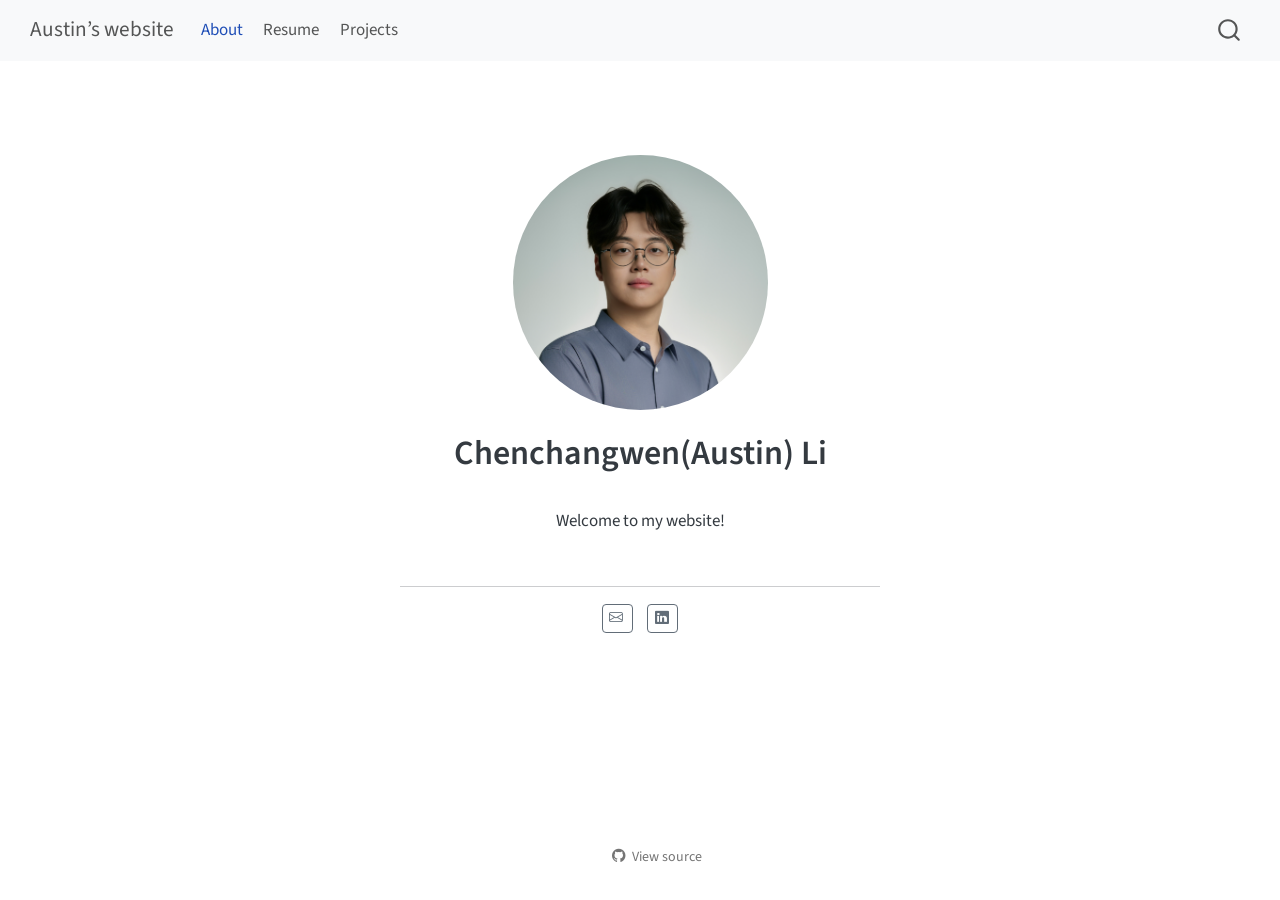
<file: docs/index.html>
<!DOCTYPE html>
<html xmlns="http://www.w3.org/1999/xhtml" lang="en" xml:lang="en"><head>

<meta charset="utf-8">
<meta name="generator" content="quarto-1.9.37">

<meta name="viewport" content="width=device-width, initial-scale=1.0, user-scalable=yes">


<title>Chenchangwen(Austin) Li – Austin’s website</title>
<style>
/* Default styles provided by pandoc.
** See https://pandoc.org/MANUAL.html#variables-for-html for config info.
*/
code{white-space: pre-wrap;}
span.smallcaps{font-variant: small-caps;}
div.columns{display: flex; gap: min(4vw, 1.5em);}
div.column{flex: auto; overflow-x: auto;}
div.hanging-indent{margin-left: 1.5em; text-indent: -1.5em;}
ul.task-list{list-style: none;}
ul.task-list li input[type="checkbox"] {
  width: 0.8em;
  margin: 0 0.8em 0.2em -1em; /* quarto-specific, see https://github.com/quarto-dev/quarto-cli/issues/4556 */ 
  vertical-align: middle;
}
</style>


<script src="site_libs/quarto-nav/quarto-nav.js"></script>
<script src="site_libs/quarto-nav/headroom.min.js"></script>
<script src="site_libs/clipboard/clipboard.min.js"></script>
<script src="site_libs/quarto-search/autocomplete.umd.js"></script>
<script src="site_libs/quarto-search/fuse.min.js"></script>
<script src="site_libs/quarto-search/quarto-search.js"></script>
<meta name="quarto:offset" content="./">
<script src="site_libs/quarto-html/quarto.js" type="module"></script>
<script src="site_libs/quarto-html/tabsets/tabsets.js" type="module"></script>
<script src="site_libs/quarto-html/popper.min.js"></script>
<script src="site_libs/quarto-html/tippy.umd.min.js"></script>
<link href="site_libs/quarto-html/tippy.css" rel="stylesheet">
<link href="site_libs/quarto-html/quarto-syntax-highlighting-7f8f88aac4f3542376d5c11b86a4c14d.css" rel="stylesheet" id="quarto-text-highlighting-styles">
<script src="site_libs/bootstrap/bootstrap.min.js"></script>
<link href="site_libs/bootstrap/bootstrap-icons.css" rel="stylesheet">
<link href="site_libs/bootstrap/bootstrap-158031087360bce0ff56dc785ce39e06.min.css" rel="stylesheet" append-hash="true" id="quarto-bootstrap" data-mode="light">
<script id="quarto-search-options" type="application/json">{
  "location": "navbar",
  "copy-button": false,
  "collapse-after": 3,
  "panel-placement": "end",
  "type": "overlay",
  "limit": 50,
  "keyboard-shortcut": [
    "f",
    "/",
    "s"
  ],
  "show-item-context": false,
  "language": {
    "search-no-results-text": "No results",
    "search-matching-documents-text": "matching documents",
    "search-copy-link-title": "Copy link to search",
    "search-hide-matches-text": "Hide additional matches",
    "search-more-match-text": "more match in this document",
    "search-more-matches-text": "more matches in this document",
    "search-clear-button-title": "Clear",
    "search-text-placeholder": "",
    "search-detached-cancel-button-title": "Cancel",
    "search-submit-button-title": "Submit",
    "search-label": "Search"
  }
}</script>


<link rel="stylesheet" href="styles.css">
</head>

<body class="nav-fixed fullcontent quarto-light">

<div id="quarto-search-results"></div>
  <header id="quarto-header" class="headroom fixed-top">
    <nav class="navbar navbar-expand-lg " data-bs-theme="dark">
      <div class="navbar-container container-fluid">
      <div class="navbar-brand-container mx-auto">
    <a class="navbar-brand" href="./index.html">
    <span class="navbar-title">Austin’s website</span>
    </a>
  </div>
            <div id="quarto-search" class="" title="Search"></div>
          <button class="navbar-toggler" type="button" data-bs-toggle="collapse" data-bs-target="#navbarCollapse" aria-controls="navbarCollapse" role="menu" aria-expanded="false" aria-label="Toggle navigation" onclick="if (window.quartoToggleHeadroom) { window.quartoToggleHeadroom(); }">
  <span class="navbar-toggler-icon"></span>
</button>
          <div class="collapse navbar-collapse" id="navbarCollapse">
            <ul class="navbar-nav navbar-nav-scroll me-auto">
  <li class="nav-item">
    <a class="nav-link active" href="./index.html" aria-current="page"> 
<span class="menu-text">About</span></a>
  </li>  
  <li class="nav-item">
    <a class="nav-link" href="./resume.html"> 
<span class="menu-text">Resume</span></a>
  </li>  
  <li class="nav-item">
    <a class="nav-link" href="./projects.html"> 
<span class="menu-text">Projects</span></a>
  </li>  
</ul>
          </div> <!-- /navcollapse -->
            <div class="quarto-navbar-tools">
</div>
      </div> <!-- /container-fluid -->
    </nav>
</header>
<!-- content -->
<div id="quarto-content" class="quarto-container page-columns page-rows-contents page-layout-article page-navbar">
<!-- sidebar -->
<!-- margin-sidebar -->
    
<!-- main -->
<div class="quarto-about-jolla">
  <img src="files/myphoto.jpg" class="about-image
  round " style="height: 15em; width: 15em;">
 <header id="title-block-header" class="quarto-title-block default">
<div class="quarto-title">
<h1 class="title">Chenchangwen(Austin) Li</h1>
</div>
<div class="quarto-title-meta">
  </div>
</header><main class="content" id="quarto-document-content">
<p>Welcome to my website!</p>


<a onclick="window.scrollTo(0, 0); return false;" role="button" id="quarto-back-to-top"><i class="bi bi-arrow-up"></i> Back to top</a></main> 
  <hr class="about-sep">
   <div class="about-links">
  <a href="mailto:chl378@ucsd.edu" class="about-link" rel="" target="">
    <i class="bi bi-envelope"></i>
     <span class="about-link-text"></span>
  </a>
  <a href="https://www.linkedin.com/in/chenchangwen-li" class="about-link" rel="" target="">
    <i class="bi bi-linkedin"></i>
     <span class="about-link-text"></span>
  </a>
</div>
</div>
 <!-- /main -->
<script id="quarto-html-after-body" type="application/javascript">
  window.document.addEventListener("DOMContentLoaded", function (event) {
    const isCodeAnnotation = (el) => {
      for (const clz of el.classList) {
        if (clz.startsWith('code-annotation-')) {                     
          return true;
        }
      }
      return false;
    }
    const onCopySuccess = function(e) {
      // button target
      const button = e.trigger;
      // don't keep focus
      button.blur();
      // flash "checked"
      button.classList.add('code-copy-button-checked');
      var currentTitle = button.getAttribute("title");
      button.setAttribute("title", "Copied!");
      let tooltip;
      if (window.bootstrap) {
        button.setAttribute("data-bs-toggle", "tooltip");
        button.setAttribute("data-bs-placement", "left");
        button.setAttribute("data-bs-title", "Copied!");
        tooltip = new bootstrap.Tooltip(button, 
          { trigger: "manual", 
            customClass: "code-copy-button-tooltip",
            offset: [0, -8]});
        tooltip.show();    
      }
      setTimeout(function() {
        if (tooltip) {
          tooltip.hide();
          button.removeAttribute("data-bs-title");
          button.removeAttribute("data-bs-toggle");
          button.removeAttribute("data-bs-placement");
        }
        button.setAttribute("title", currentTitle);
        button.classList.remove('code-copy-button-checked');
      }, 1000);
      // clear code selection
      e.clearSelection();
    }
    const getTextToCopy = function(trigger) {
      const outerScaffold = trigger.parentElement.cloneNode(true);
      const codeEl = outerScaffold.querySelector('code');
      for (const childEl of codeEl.children) {
        if (isCodeAnnotation(childEl)) {
          childEl.remove();
        }
      }
      return codeEl.innerText;
    }
    const clipboard = new window.ClipboardJS('.code-copy-button:not([data-in-quarto-modal])', {
      text: getTextToCopy
    });
    clipboard.on('success', onCopySuccess);
    if (window.document.getElementById('quarto-embedded-source-code-modal')) {
      const clipboardModal = new window.ClipboardJS('.code-copy-button[data-in-quarto-modal]', {
        text: getTextToCopy,
        container: window.document.getElementById('quarto-embedded-source-code-modal')
      });
      clipboardModal.on('success', onCopySuccess);
    }
      var localhostRegex = new RegExp(/^(?:http|https):\/\/localhost\:?[0-9]*\//);
      var mailtoRegex = new RegExp(/^mailto:/);
        var filterRegex = new RegExp("https:\/\/austin-li7\.github\.io\/AustinLiWeb\/");
      var isInternal = (href) => {
          return filterRegex.test(href) || localhostRegex.test(href) || mailtoRegex.test(href);
      }
      // Inspect non-navigation links and adorn them if external
     var links = window.document.querySelectorAll('a[href]:not(.nav-link):not(.navbar-brand):not(.toc-action):not(.sidebar-link):not(.sidebar-item-toggle):not(.pagination-link):not(.no-external):not([aria-hidden]):not(.dropdown-item):not(.quarto-navigation-tool):not(.about-link)');
      for (var i=0; i<links.length; i++) {
        const link = links[i];
        if (!isInternal(link.href)) {
          // undo the damage that might have been done by quarto-nav.js in the case of
          // links that we want to consider external
          if (link.dataset.originalHref !== undefined) {
            link.href = link.dataset.originalHref;
          }
        }
      }
    function tippyHover(el, contentFn, onTriggerFn, onUntriggerFn) {
      const config = {
        allowHTML: true,
        maxWidth: 500,
        delay: 100,
        arrow: false,
        appendTo: function(el) {
            return el.parentElement;
        },
        interactive: true,
        interactiveBorder: 10,
        theme: 'quarto',
        placement: 'bottom-start',
      };
      if (contentFn) {
        config.content = contentFn;
      }
      if (onTriggerFn) {
        config.onTrigger = onTriggerFn;
      }
      if (onUntriggerFn) {
        config.onUntrigger = onUntriggerFn;
      }
      window.tippy(el, config); 
    }
    const noterefs = window.document.querySelectorAll('a[role="doc-noteref"]');
    for (var i=0; i<noterefs.length; i++) {
      const ref = noterefs[i];
      tippyHover(ref, function() {
        // use id or data attribute instead here
        let href = ref.getAttribute('data-footnote-href') || ref.getAttribute('href');
        try { href = new URL(href).hash; } catch {}
        const id = href.replace(/^#\/?/, "");
        const note = window.document.getElementById(id);
        if (note) {
          return note.innerHTML;
        } else {
          return "";
        }
      });
    }
    const xrefs = window.document.querySelectorAll('a.quarto-xref');
    const processXRef = (id, note) => {
      // Strip column container classes
      const stripColumnClz = (el) => {
        el.classList.remove("page-full", "page-columns");
        if (el.children) {
          for (const child of el.children) {
            stripColumnClz(child);
          }
        }
      }
      stripColumnClz(note)
      if (id === null || id.startsWith('sec-')) {
        // Special case sections, only their first couple elements
        const container = document.createElement("div");
        if (note.children && note.children.length > 2) {
          container.appendChild(note.children[0].cloneNode(true));
          for (let i = 1; i < note.children.length; i++) {
            const child = note.children[i];
            if (child.tagName === "P" && child.innerText === "") {
              continue;
            } else {
              container.appendChild(child.cloneNode(true));
              break;
            }
          }
          if (window.Quarto?.typesetMath) {
            window.Quarto.typesetMath(container);
          }
          return container.innerHTML
        } else {
          if (window.Quarto?.typesetMath) {
            window.Quarto.typesetMath(note);
          }
          return note.innerHTML;
        }
      } else {
        // Remove any anchor links if they are present
        const anchorLink = note.querySelector('a.anchorjs-link');
        if (anchorLink) {
          anchorLink.remove();
        }
        if (window.Quarto?.typesetMath) {
          window.Quarto.typesetMath(note);
        }
        if (note.classList.contains("callout")) {
          return note.outerHTML;
        } else {
          return note.innerHTML;
        }
      }
    }
    for (var i=0; i<xrefs.length; i++) {
      const xref = xrefs[i];
      tippyHover(xref, undefined, function(instance) {
        instance.disable();
        let url = xref.getAttribute('href');
        let hash = undefined; 
        if (url.startsWith('#')) {
          hash = url;
        } else {
          try { hash = new URL(url).hash; } catch {}
        }
        if (hash) {
          const id = hash.replace(/^#\/?/, "");
          const note = window.document.getElementById(id);
          if (note !== null) {
            try {
              const html = processXRef(id, note.cloneNode(true));
              instance.setContent(html);
            } finally {
              instance.enable();
              instance.show();
            }
          } else {
            // See if we can fetch this
            fetch(url.split('#')[0])
            .then(res => res.text())
            .then(html => {
              const parser = new DOMParser();
              const htmlDoc = parser.parseFromString(html, "text/html");
              const note = htmlDoc.getElementById(id);
              if (note !== null) {
                const html = processXRef(id, note);
                instance.setContent(html);
              } 
            }).finally(() => {
              instance.enable();
              instance.show();
            });
          }
        } else {
          // See if we can fetch a full url (with no hash to target)
          // This is a special case and we should probably do some content thinning / targeting
          fetch(url)
          .then(res => res.text())
          .then(html => {
            const parser = new DOMParser();
            const htmlDoc = parser.parseFromString(html, "text/html");
            const note = htmlDoc.querySelector('main.content');
            if (note !== null) {
              // This should only happen for chapter cross references
              // (since there is no id in the URL)
              // remove the first header
              if (note.children.length > 0 && note.children[0].tagName === "HEADER") {
                note.children[0].remove();
              }
              const html = processXRef(null, note);
              instance.setContent(html);
            } 
          }).finally(() => {
            instance.enable();
            instance.show();
          });
        }
      }, function(instance) {
      });
    }
        let selectedAnnoteEl;
        const selectorForAnnotation = ( cell, annotation) => {
          let cellAttr = 'data-code-cell="' + cell + '"';
          let lineAttr = 'data-code-annotation="' +  annotation + '"';
          const selector = 'span[' + cellAttr + '][' + lineAttr + ']';
          return selector;
        }
        const selectCodeLines = (annoteEl) => {
          const doc = window.document;
          const targetCell = annoteEl.getAttribute("data-target-cell");
          const targetAnnotation = annoteEl.getAttribute("data-target-annotation");
          const annoteSpan = window.document.querySelector(selectorForAnnotation(targetCell, targetAnnotation));
          const lines = annoteSpan.getAttribute("data-code-lines").split(",");
          const lineIds = lines.map((line) => {
            return targetCell + "-" + line;
          })
          let top = null;
          let height = null;
          let parent = null;
          if (lineIds.length > 0) {
              //compute the position of the single el (top and bottom and make a div)
              const el = window.document.getElementById(lineIds[0]);
              top = el.offsetTop;
              height = el.offsetHeight;
              parent = el.parentElement.parentElement;
            if (lineIds.length > 1) {
              const lastEl = window.document.getElementById(lineIds[lineIds.length - 1]);
              const bottom = lastEl.offsetTop + lastEl.offsetHeight;
              height = bottom - top;
            }
            if (top !== null && height !== null && parent !== null) {
              // cook up a div (if necessary) and position it 
              let div = window.document.getElementById("code-annotation-line-highlight");
              if (div === null) {
                div = window.document.createElement("div");
                div.setAttribute("id", "code-annotation-line-highlight");
                div.style.position = 'absolute';
                parent.appendChild(div);
              }
              div.style.top = top - 2 + "px";
              div.style.height = height + 4 + "px";
              div.style.left = 0;
              let gutterDiv = window.document.getElementById("code-annotation-line-highlight-gutter");
              if (gutterDiv === null) {
                gutterDiv = window.document.createElement("div");
                gutterDiv.setAttribute("id", "code-annotation-line-highlight-gutter");
                gutterDiv.style.position = 'absolute';
                const codeCell = window.document.getElementById(targetCell);
                const gutter = codeCell.querySelector('.code-annotation-gutter');
                gutter.appendChild(gutterDiv);
              }
              gutterDiv.style.top = top - 2 + "px";
              gutterDiv.style.height = height + 4 + "px";
            }
            selectedAnnoteEl = annoteEl;
          }
        };
        const unselectCodeLines = () => {
          const elementsIds = ["code-annotation-line-highlight", "code-annotation-line-highlight-gutter"];
          elementsIds.forEach((elId) => {
            const div = window.document.getElementById(elId);
            if (div) {
              div.remove();
            }
          });
          selectedAnnoteEl = undefined;
        };
          // Handle positioning of the toggle
      window.addEventListener(
        "resize",
        throttle(() => {
          elRect = undefined;
          if (selectedAnnoteEl) {
            selectCodeLines(selectedAnnoteEl);
          }
        }, 10)
      );
      function throttle(fn, ms) {
      let throttle = false;
      let timer;
        return (...args) => {
          if(!throttle) { // first call gets through
              fn.apply(this, args);
              throttle = true;
          } else { // all the others get throttled
              if(timer) clearTimeout(timer); // cancel #2
              timer = setTimeout(() => {
                fn.apply(this, args);
                timer = throttle = false;
              }, ms);
          }
        };
      }
        // Attach click handler to the DT
        const annoteDls = window.document.querySelectorAll('dt[data-target-cell]');
        for (const annoteDlNode of annoteDls) {
          annoteDlNode.addEventListener('click', (event) => {
            const clickedEl = event.target;
            if (clickedEl !== selectedAnnoteEl) {
              unselectCodeLines();
              const activeEl = window.document.querySelector('dt[data-target-cell].code-annotation-active');
              if (activeEl) {
                activeEl.classList.remove('code-annotation-active');
              }
              selectCodeLines(clickedEl);
              clickedEl.classList.add('code-annotation-active');
            } else {
              // Unselect the line
              unselectCodeLines();
              clickedEl.classList.remove('code-annotation-active');
            }
          });
        }
    const findCites = (el) => {
      const parentEl = el.parentElement;
      if (parentEl) {
        const cites = parentEl.dataset.cites;
        if (cites) {
          return {
            el,
            cites: cites.split(' ')
          };
        } else {
          return findCites(el.parentElement)
        }
      } else {
        return undefined;
      }
    };
    var bibliorefs = window.document.querySelectorAll('a[role="doc-biblioref"]');
    for (var i=0; i<bibliorefs.length; i++) {
      const ref = bibliorefs[i];
      const citeInfo = findCites(ref);
      if (citeInfo) {
        tippyHover(citeInfo.el, function() {
          var popup = window.document.createElement('div');
          citeInfo.cites.forEach(function(cite) {
            var citeDiv = window.document.createElement('div');
            citeDiv.classList.add('hanging-indent');
            citeDiv.classList.add('csl-entry');
            var biblioDiv = window.document.getElementById('ref-' + cite);
            if (biblioDiv) {
              citeDiv.innerHTML = biblioDiv.innerHTML;
            }
            popup.appendChild(citeDiv);
          });
          return popup.innerHTML;
        });
      }
    }
  });
  </script>
</div> <!-- /content -->




<footer class="footer"><div class="nav-footer"><div class="nav-footer-center"><div class="toc-actions"><ul><li><a href="https://github.com/Austin-Li7/AustinLiWeb/blob/main/index.qmd" class="toc-action"><i class="bi bi-github"></i>View source</a></li></ul></div></div></div></footer></body></html>
</file>
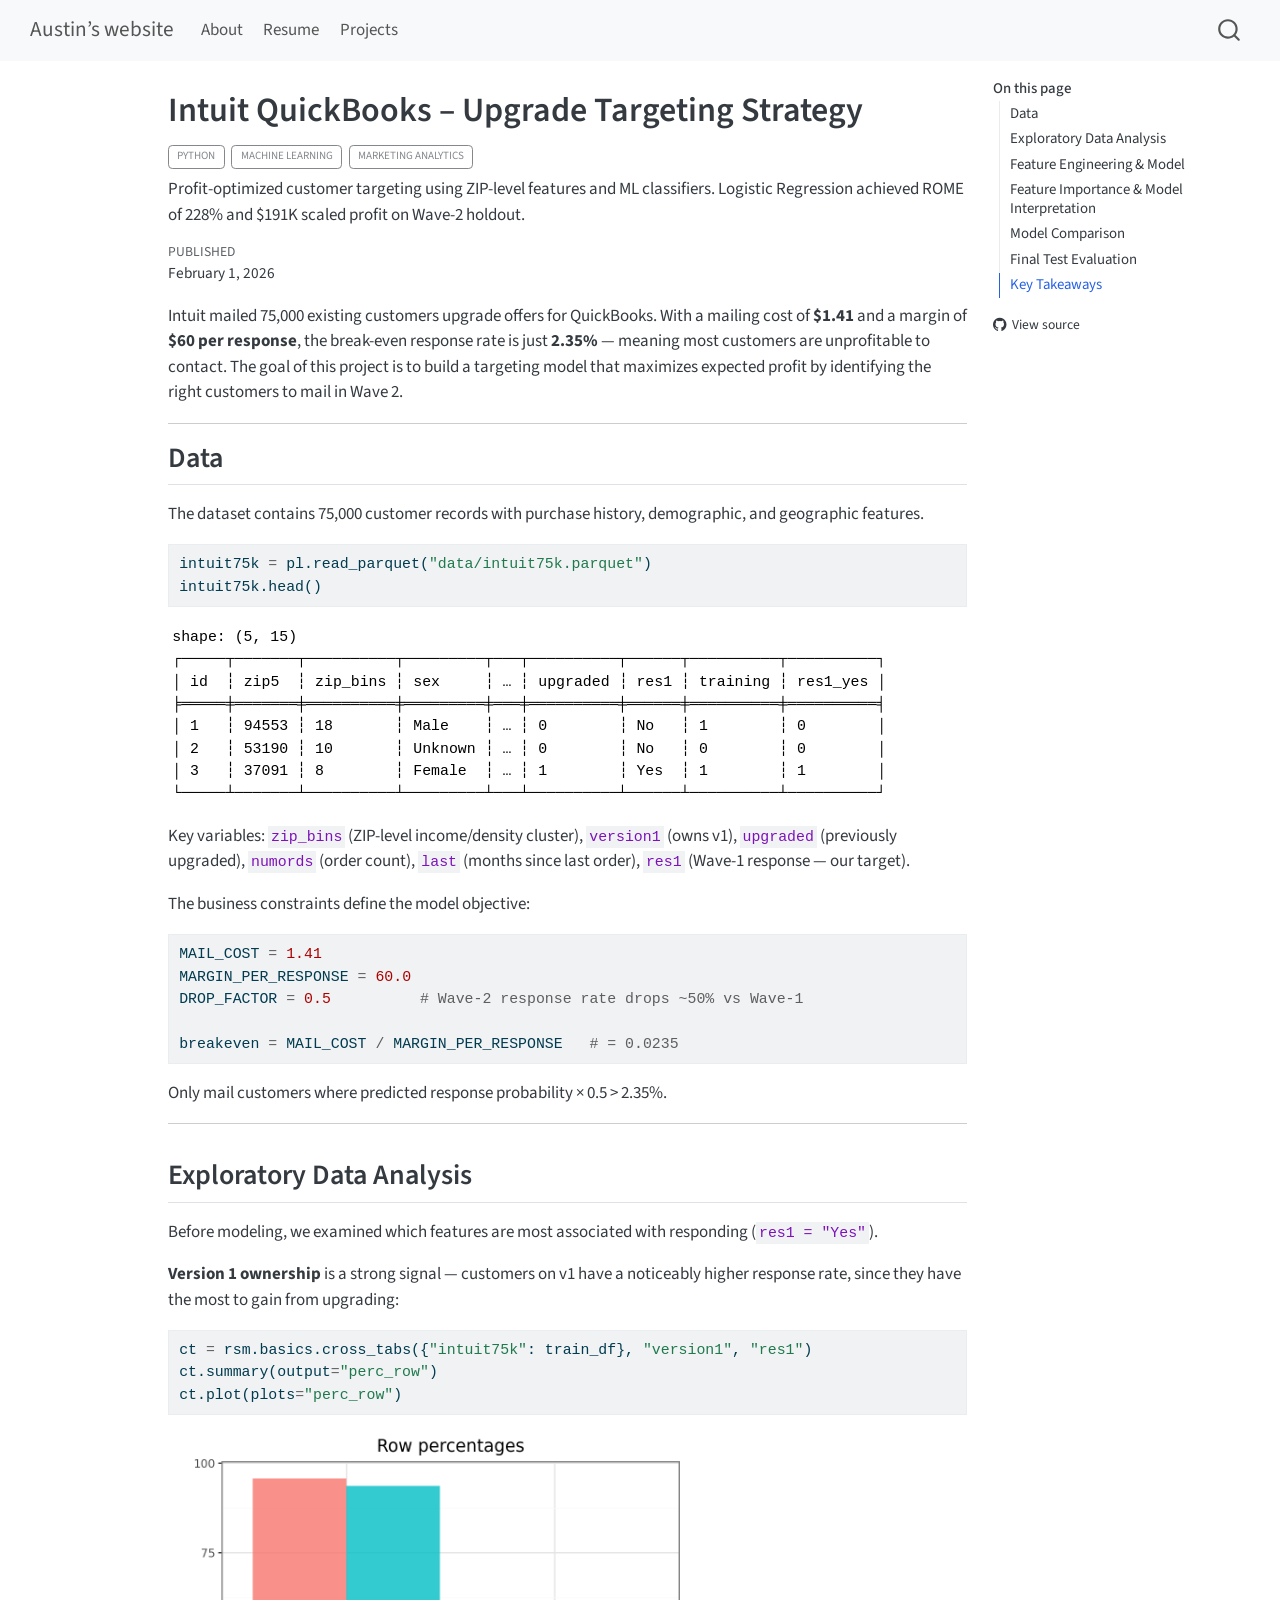
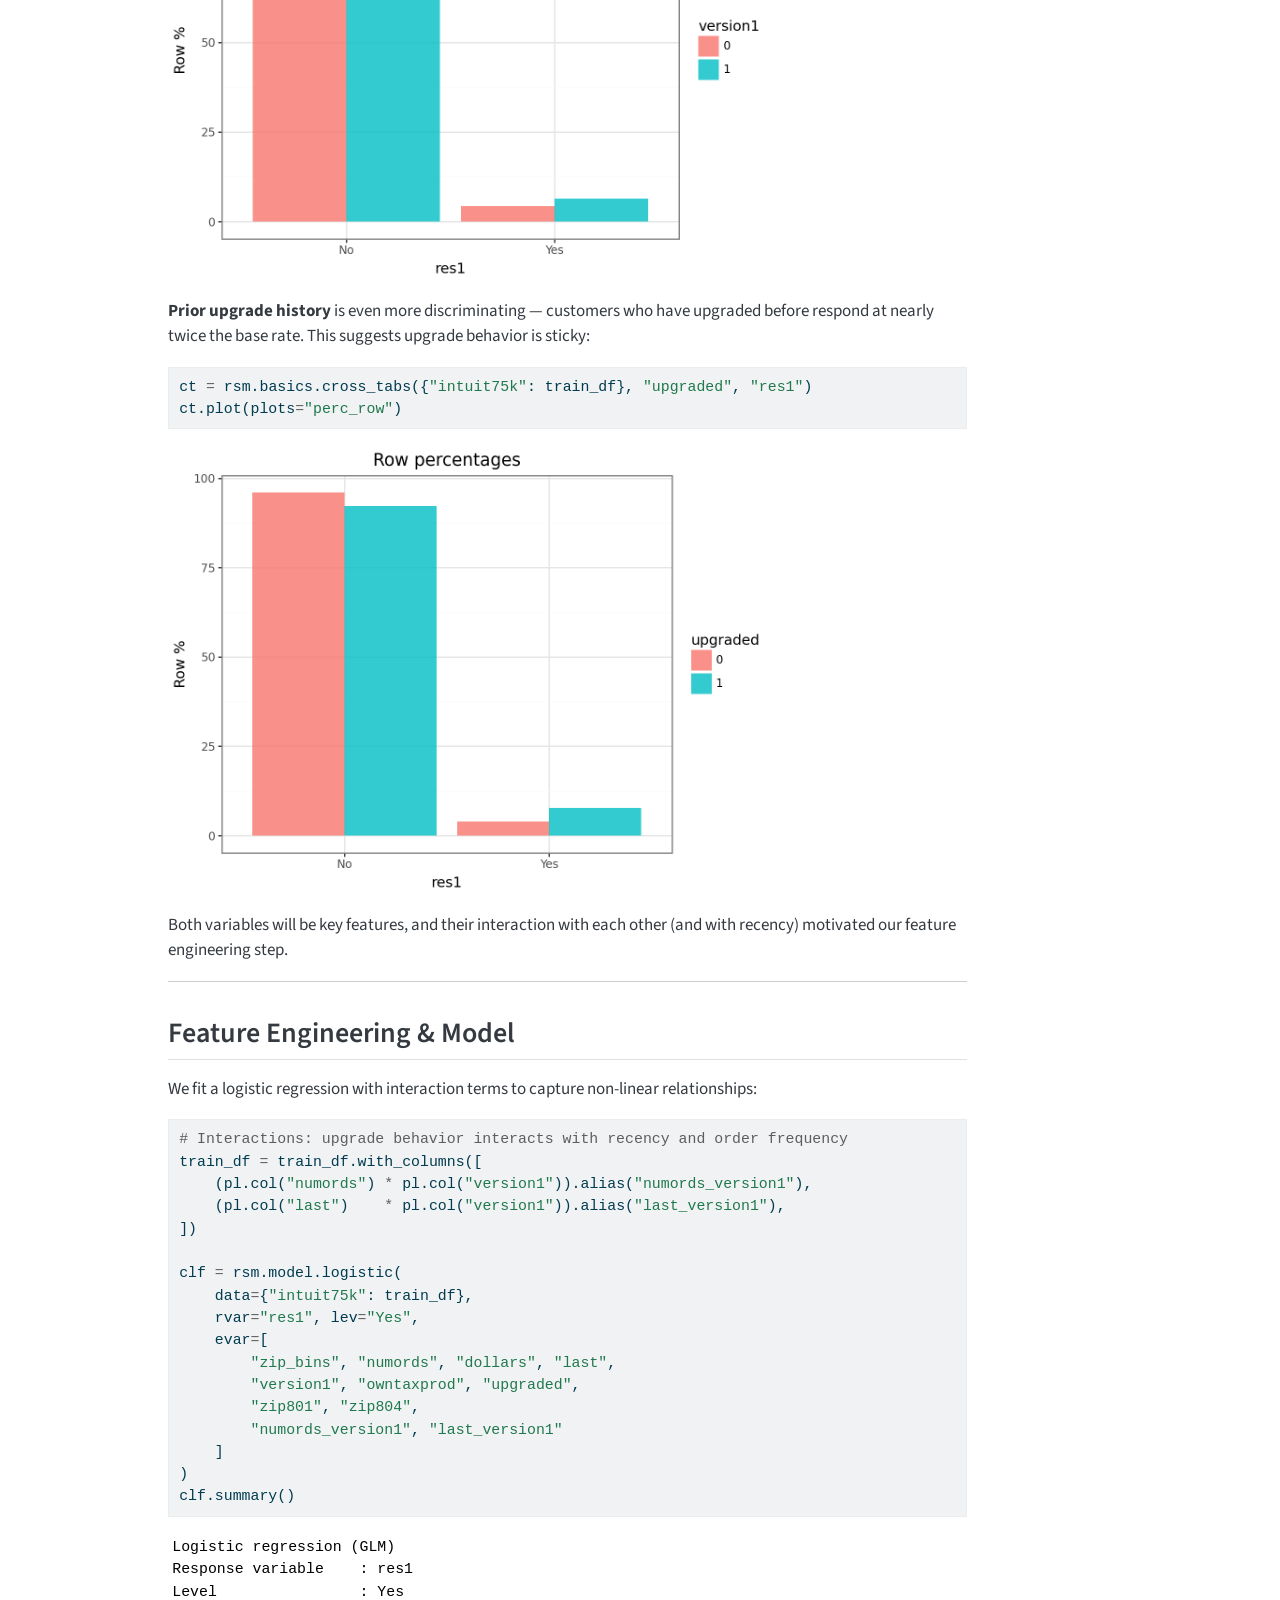
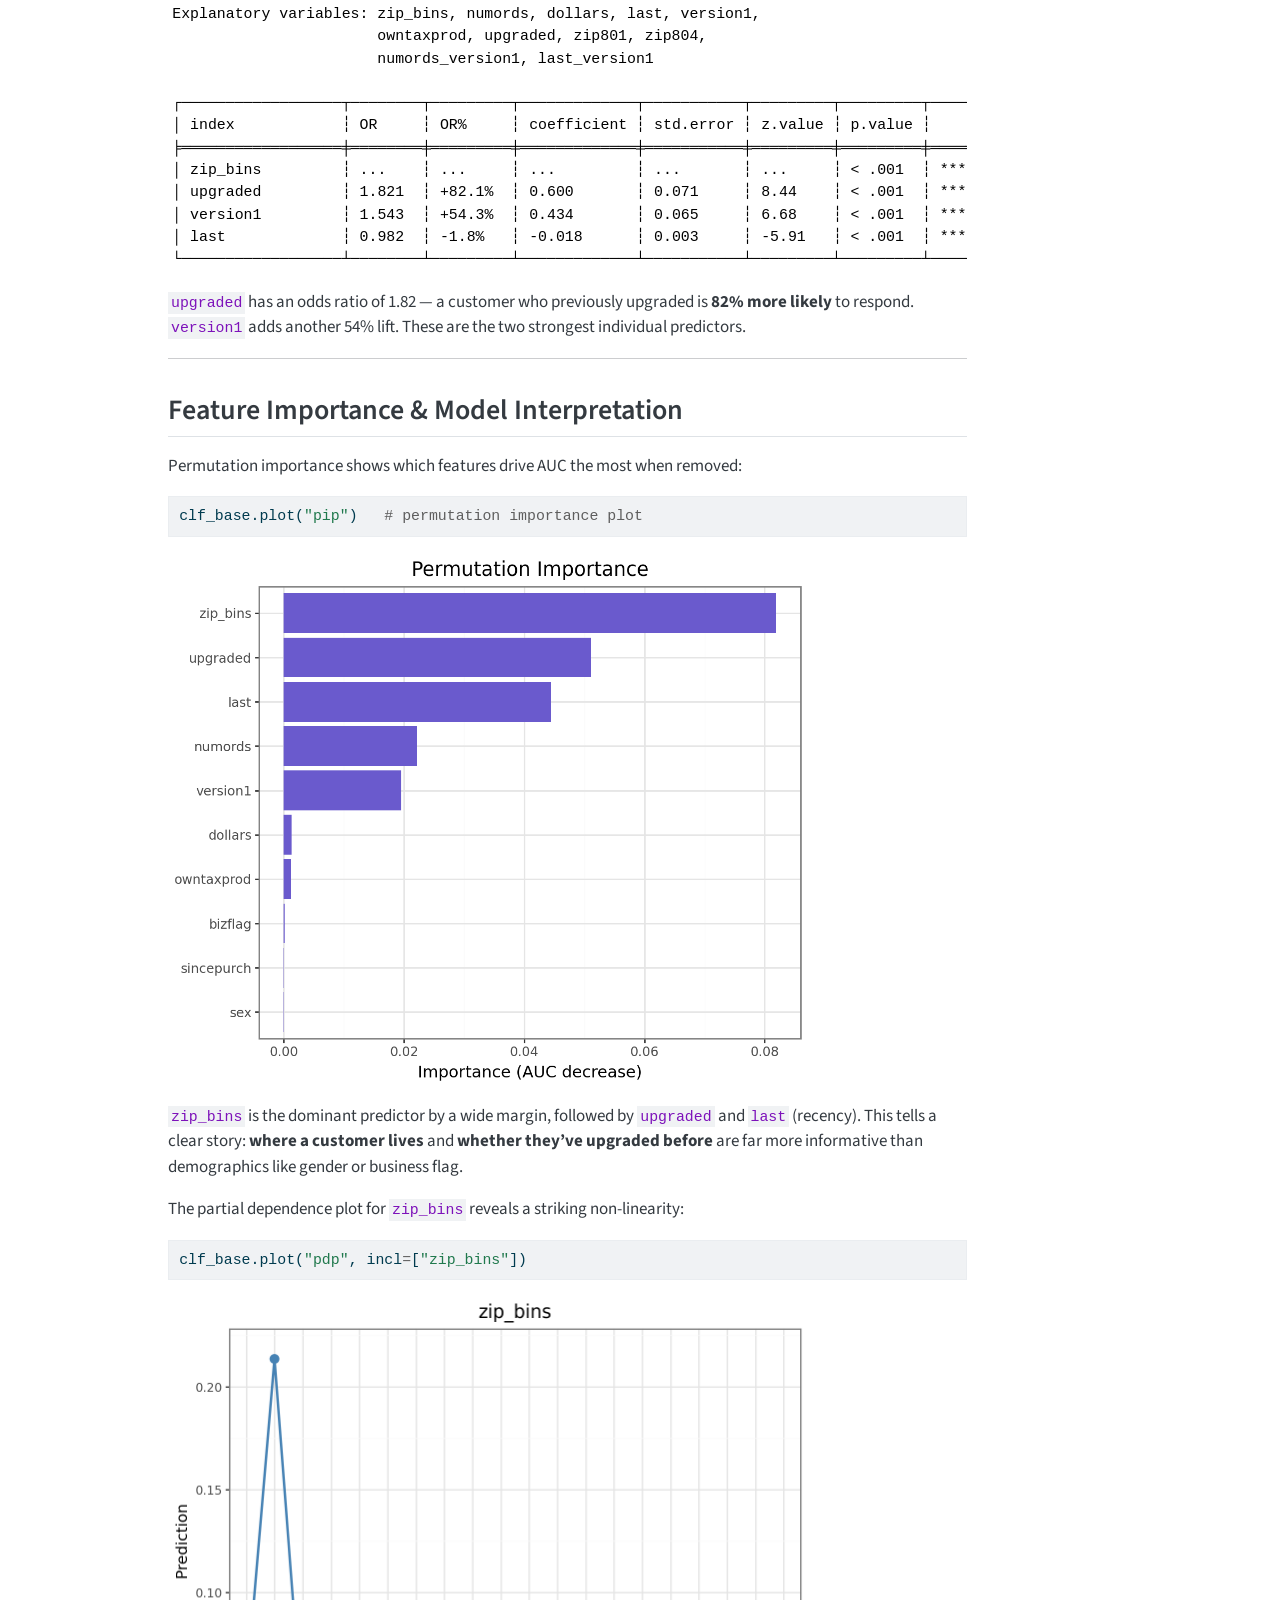
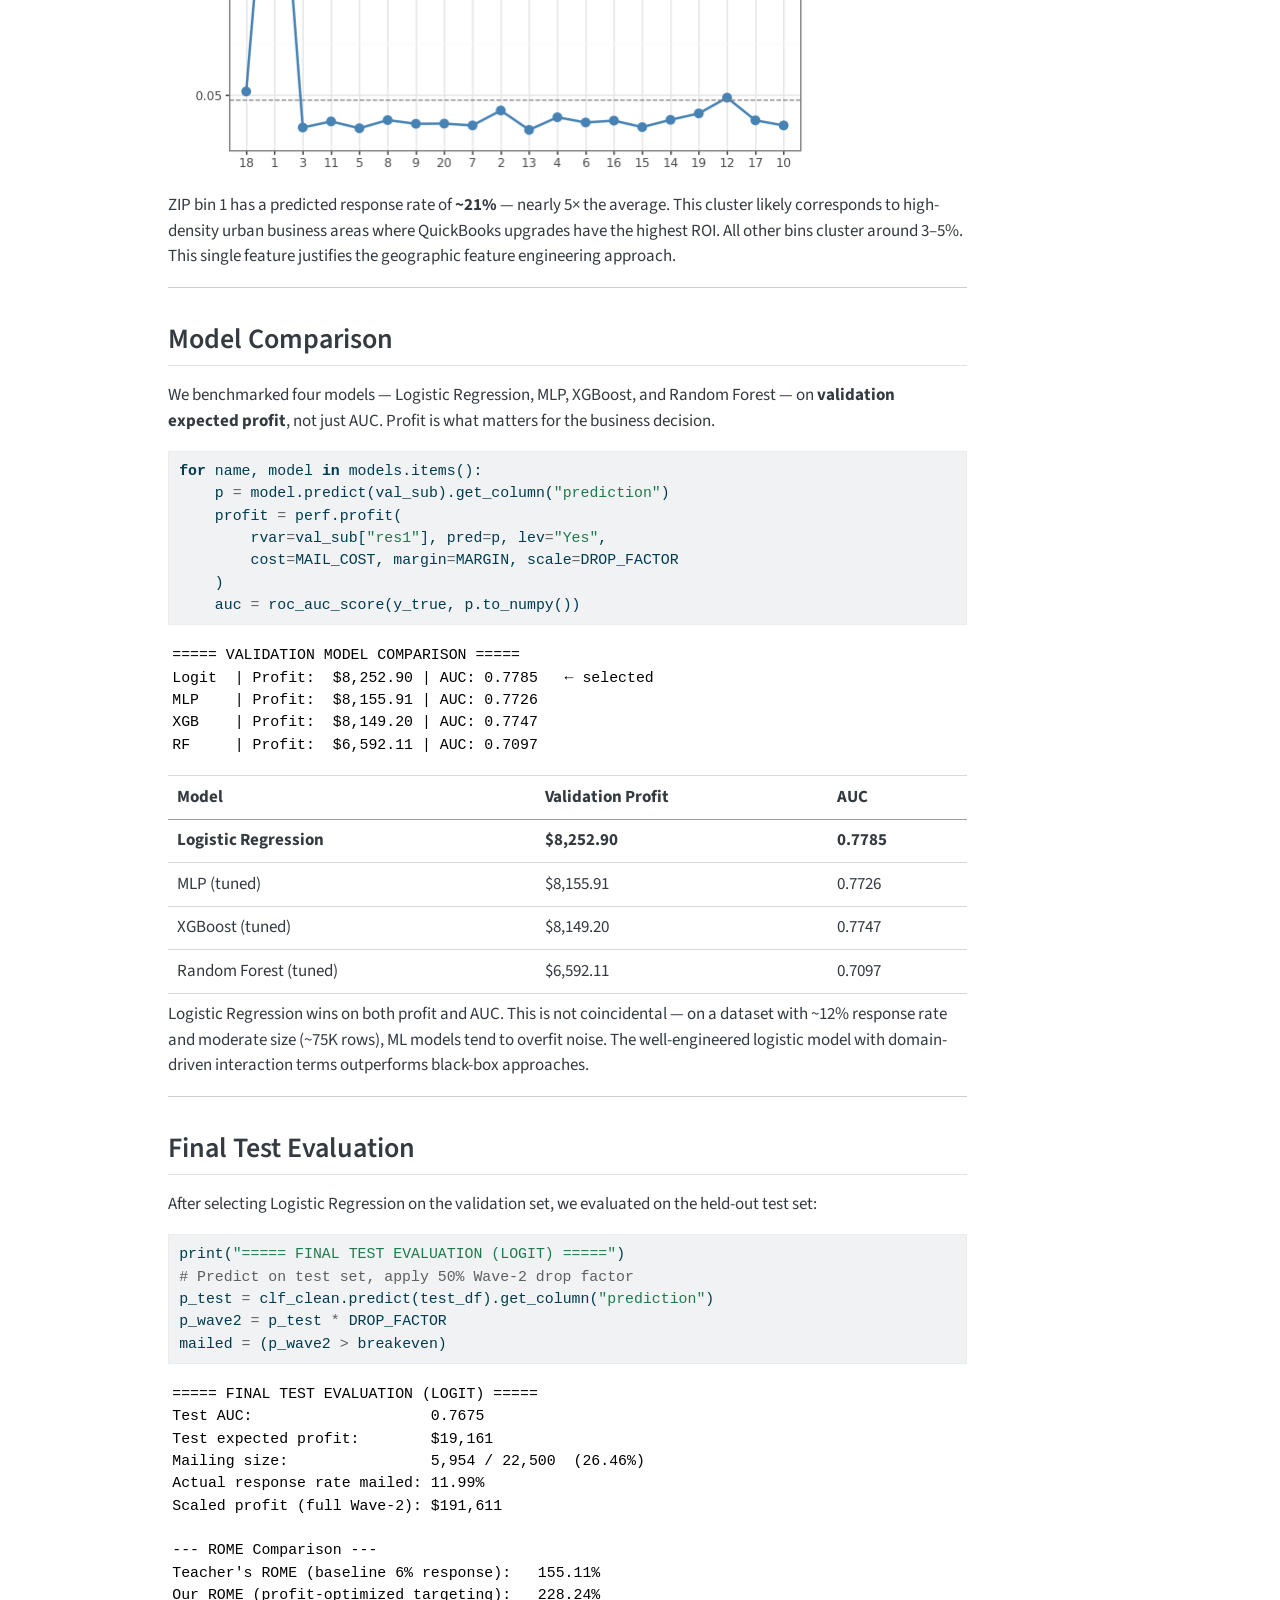
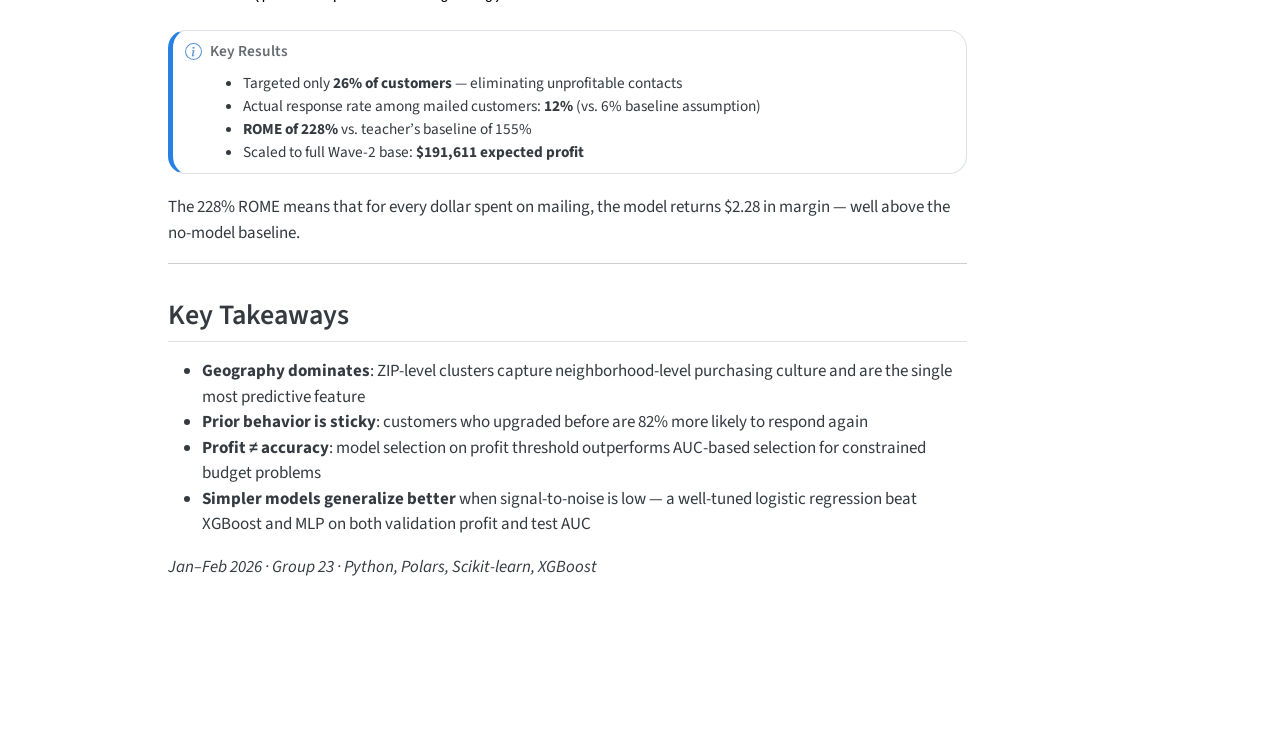
<file: docs/projects/project1/index.html>
<!DOCTYPE html>
<html xmlns="http://www.w3.org/1999/xhtml" lang="en" xml:lang="en"><head>

<meta charset="utf-8">
<meta name="generator" content="quarto-1.9.37">

<meta name="viewport" content="width=device-width, initial-scale=1.0, user-scalable=yes">

<meta name="dcterms.date" content="2026-02-01">
<meta name="description" content="Profit-optimized customer targeting using ZIP-level features and ML classifiers. Logistic Regression achieved ROME of 228% and $191K scaled profit on Wave-2 holdout.">

<title>Intuit QuickBooks – Upgrade Targeting Strategy – Austin’s website</title>
<style>
/* Default styles provided by pandoc.
** See https://pandoc.org/MANUAL.html#variables-for-html for config info.
*/
code{white-space: pre-wrap;}
span.smallcaps{font-variant: small-caps;}
div.columns{display: flex; gap: min(4vw, 1.5em);}
div.column{flex: auto; overflow-x: auto;}
div.hanging-indent{margin-left: 1.5em; text-indent: -1.5em;}
ul.task-list{list-style: none;}
ul.task-list li input[type="checkbox"] {
  width: 0.8em;
  margin: 0 0.8em 0.2em -1em; /* quarto-specific, see https://github.com/quarto-dev/quarto-cli/issues/4556 */ 
  vertical-align: middle;
}
/* CSS for syntax highlighting */
html { -webkit-text-size-adjust: 100%; }
pre > code.sourceCode { white-space: pre; position: relative; }
pre > code.sourceCode > span { display: inline-block; line-height: 1.25; }
pre > code.sourceCode > span:empty { height: 1.2em; }
.sourceCode { overflow: visible; }
code.sourceCode > span { color: inherit; text-decoration: inherit; }
div.sourceCode { margin: 1em 0; }
pre.sourceCode { margin: 0; }
@media screen {
div.sourceCode { overflow: auto; }
}
@media print {
pre > code.sourceCode { white-space: pre-wrap; }
pre > code.sourceCode > span { text-indent: -5em; padding-left: 5em; }
}
pre.numberSource code
  { counter-reset: source-line 0; }
pre.numberSource code > span
  { position: relative; left: -4em; counter-increment: source-line; }
pre.numberSource code > span > a:first-child::before
  { content: counter(source-line);
    position: relative; left: -1em; text-align: right; vertical-align: baseline;
    border: none; display: inline-block;
    -webkit-touch-callout: none; -webkit-user-select: none;
    -khtml-user-select: none; -moz-user-select: none;
    -ms-user-select: none; user-select: none;
    padding: 0 4px; width: 4em;
  }
pre.numberSource { margin-left: 3em;  padding-left: 4px; }
div.sourceCode
  {   }
@media screen {
pre > code.sourceCode > span > a:first-child::before { text-decoration: underline; }
}
</style>


<script src="../../site_libs/quarto-nav/quarto-nav.js"></script>
<script src="../../site_libs/quarto-nav/headroom.min.js"></script>
<script src="../../site_libs/clipboard/clipboard.min.js"></script>
<script src="../../site_libs/quarto-search/autocomplete.umd.js"></script>
<script src="../../site_libs/quarto-search/fuse.min.js"></script>
<script src="../../site_libs/quarto-search/quarto-search.js"></script>
<meta name="quarto:offset" content="../../">
<script src="../../site_libs/quarto-html/quarto.js" type="module"></script>
<script src="../../site_libs/quarto-html/tabsets/tabsets.js" type="module"></script>
<script src="../../site_libs/quarto-html/popper.min.js"></script>
<script src="../../site_libs/quarto-html/tippy.umd.min.js"></script>
<script src="../../site_libs/quarto-html/anchor.min.js"></script>
<link href="../../site_libs/quarto-html/tippy.css" rel="stylesheet">
<link href="../../site_libs/quarto-html/quarto-syntax-highlighting-7f8f88aac4f3542376d5c11b86a4c14d.css" rel="stylesheet" id="quarto-text-highlighting-styles">
<script src="../../site_libs/bootstrap/bootstrap.min.js"></script>
<link href="../../site_libs/bootstrap/bootstrap-icons.css" rel="stylesheet">
<link href="../../site_libs/bootstrap/bootstrap-158031087360bce0ff56dc785ce39e06.min.css" rel="stylesheet" append-hash="true" id="quarto-bootstrap" data-mode="light">
<script id="quarto-search-options" type="application/json">{
  "location": "navbar",
  "copy-button": false,
  "collapse-after": 3,
  "panel-placement": "end",
  "type": "overlay",
  "limit": 50,
  "keyboard-shortcut": [
    "f",
    "/",
    "s"
  ],
  "show-item-context": false,
  "language": {
    "search-no-results-text": "No results",
    "search-matching-documents-text": "matching documents",
    "search-copy-link-title": "Copy link to search",
    "search-hide-matches-text": "Hide additional matches",
    "search-more-match-text": "more match in this document",
    "search-more-matches-text": "more matches in this document",
    "search-clear-button-title": "Clear",
    "search-text-placeholder": "",
    "search-detached-cancel-button-title": "Cancel",
    "search-submit-button-title": "Submit",
    "search-label": "Search"
  }
}</script>


<link rel="stylesheet" href="../../styles.css">
</head>

<body class="nav-fixed quarto-light">

<div id="quarto-search-results"></div>
  <header id="quarto-header" class="headroom fixed-top">
    <nav class="navbar navbar-expand-lg " data-bs-theme="dark">
      <div class="navbar-container container-fluid">
      <div class="navbar-brand-container mx-auto">
    <a class="navbar-brand" href="../../index.html">
    <span class="navbar-title">Austin’s website</span>
    </a>
  </div>
            <div id="quarto-search" class="" title="Search"></div>
          <button class="navbar-toggler" type="button" data-bs-toggle="collapse" data-bs-target="#navbarCollapse" aria-controls="navbarCollapse" role="menu" aria-expanded="false" aria-label="Toggle navigation" onclick="if (window.quartoToggleHeadroom) { window.quartoToggleHeadroom(); }">
  <span class="navbar-toggler-icon"></span>
</button>
          <div class="collapse navbar-collapse" id="navbarCollapse">
            <ul class="navbar-nav navbar-nav-scroll me-auto">
  <li class="nav-item">
    <a class="nav-link" href="../../index.html"> 
<span class="menu-text">About</span></a>
  </li>  
  <li class="nav-item">
    <a class="nav-link" href="../../resume.html"> 
<span class="menu-text">Resume</span></a>
  </li>  
  <li class="nav-item">
    <a class="nav-link" href="../../projects.html"> 
<span class="menu-text">Projects</span></a>
  </li>  
</ul>
          </div> <!-- /navcollapse -->
            <div class="quarto-navbar-tools">
</div>
      </div> <!-- /container-fluid -->
    </nav>
</header>
<!-- content -->
<div id="quarto-content" class="quarto-container page-columns page-rows-contents page-layout-article page-navbar">
<!-- sidebar -->
<!-- margin-sidebar -->
    <div id="quarto-margin-sidebar" class="sidebar margin-sidebar">
        <nav id="TOC" role="doc-toc" class="toc-active">
    <h2 id="toc-title">On this page</h2>
   
  <ul>
  <li><a href="#data" id="toc-data" class="nav-link active" data-scroll-target="#data">Data</a></li>
  <li><a href="#exploratory-data-analysis" id="toc-exploratory-data-analysis" class="nav-link" data-scroll-target="#exploratory-data-analysis">Exploratory Data Analysis</a></li>
  <li><a href="#feature-engineering-model" id="toc-feature-engineering-model" class="nav-link" data-scroll-target="#feature-engineering-model">Feature Engineering &amp; Model</a></li>
  <li><a href="#feature-importance-model-interpretation" id="toc-feature-importance-model-interpretation" class="nav-link" data-scroll-target="#feature-importance-model-interpretation">Feature Importance &amp; Model Interpretation</a></li>
  <li><a href="#model-comparison" id="toc-model-comparison" class="nav-link" data-scroll-target="#model-comparison">Model Comparison</a></li>
  <li><a href="#final-test-evaluation" id="toc-final-test-evaluation" class="nav-link" data-scroll-target="#final-test-evaluation">Final Test Evaluation</a></li>
  <li><a href="#key-takeaways" id="toc-key-takeaways" class="nav-link" data-scroll-target="#key-takeaways">Key Takeaways</a></li>
  </ul>
<div class="toc-actions"><ul><li><a href="https://github.com/Austin-Li7/AustinLiWeb/blob/main/projects/project1/index.qmd" class="toc-action"><i class="bi bi-github"></i>View source</a></li></ul></div></nav>
    </div>
<!-- main -->
<main class="content" id="quarto-document-content">

<header id="title-block-header" class="quarto-title-block default">
<div class="quarto-title">
<h1 class="title">Intuit QuickBooks – Upgrade Targeting Strategy</h1>
  <div class="quarto-categories">
    <div class="quarto-category">Python</div>
    <div class="quarto-category">Machine Learning</div>
    <div class="quarto-category">Marketing Analytics</div>
  </div>
  </div>

<div>
  <div class="description">
    Profit-optimized customer targeting using ZIP-level features and ML classifiers. Logistic Regression achieved ROME of 228% and $191K scaled profit on Wave-2 holdout.
  </div>
</div>


<div class="quarto-title-meta">

    
    <div>
    <div class="quarto-title-meta-heading">Published</div>
    <div class="quarto-title-meta-contents">
      <p class="date">February 1, 2026</p>
    </div>
  </div>
  
    
  </div>
  


</header>


<p>Intuit mailed 75,000 existing customers upgrade offers for QuickBooks. With a mailing cost of <strong>$1.41</strong> and a margin of <strong>$60 per response</strong>, the break-even response rate is just <strong>2.35%</strong> — meaning most customers are unprofitable to contact. The goal of this project is to build a targeting model that maximizes expected profit by identifying the right customers to mail in Wave 2.</p>
<hr>
<section id="data" class="level2">
<h2 class="anchored" data-anchor-id="data">Data</h2>
<p>The dataset contains 75,000 customer records with purchase history, demographic, and geographic features.</p>
<div class="code-copy-outer-scaffold"><div class="sourceCode" id="cb1"><pre class="sourceCode python code-with-copy"><code class="sourceCode python"><span id="cb1-1"><a href="#cb1-1" aria-hidden="true" tabindex="-1"></a>intuit75k <span class="op">=</span> pl.read_parquet(<span class="st">"data/intuit75k.parquet"</span>)</span>
<span id="cb1-2"><a href="#cb1-2" aria-hidden="true" tabindex="-1"></a>intuit75k.head()</span></code></pre></div><button title="Copy to Clipboard" class="code-copy-button"><i class="bi"></i></button></div>
<pre><code>shape: (5, 15)
┌─────┬───────┬──────────┬─────────┬───┬──────────┬──────┬──────────┬──────────┐
│ id  ┆ zip5  ┆ zip_bins ┆ sex     ┆ … ┆ upgraded ┆ res1 ┆ training ┆ res1_yes │
╞═════╪═══════╪══════════╪═════════╪═══╪══════════╪══════╪══════════╪══════════╡
│ 1   ┆ 94553 ┆ 18       ┆ Male    ┆ … ┆ 0        ┆ No   ┆ 1        ┆ 0        │
│ 2   ┆ 53190 ┆ 10       ┆ Unknown ┆ … ┆ 0        ┆ No   ┆ 0        ┆ 0        │
│ 3   ┆ 37091 ┆ 8        ┆ Female  ┆ … ┆ 1        ┆ Yes  ┆ 1        ┆ 1        │
└─────┴───────┴──────────┴─────────┴───┴──────────┴──────┴──────────┴──────────┘</code></pre>
<p>Key variables: <code>zip_bins</code> (ZIP-level income/density cluster), <code>version1</code> (owns v1), <code>upgraded</code> (previously upgraded), <code>numords</code> (order count), <code>last</code> (months since last order), <code>res1</code> (Wave-1 response — our target).</p>
<p>The business constraints define the model objective:</p>
<div class="code-copy-outer-scaffold"><div class="sourceCode" id="cb3"><pre class="sourceCode python code-with-copy"><code class="sourceCode python"><span id="cb3-1"><a href="#cb3-1" aria-hidden="true" tabindex="-1"></a>MAIL_COST <span class="op">=</span> <span class="fl">1.41</span></span>
<span id="cb3-2"><a href="#cb3-2" aria-hidden="true" tabindex="-1"></a>MARGIN_PER_RESPONSE <span class="op">=</span> <span class="fl">60.0</span></span>
<span id="cb3-3"><a href="#cb3-3" aria-hidden="true" tabindex="-1"></a>DROP_FACTOR <span class="op">=</span> <span class="fl">0.5</span>          <span class="co"># Wave-2 response rate drops ~50% vs Wave-1</span></span>
<span id="cb3-4"><a href="#cb3-4" aria-hidden="true" tabindex="-1"></a></span>
<span id="cb3-5"><a href="#cb3-5" aria-hidden="true" tabindex="-1"></a>breakeven <span class="op">=</span> MAIL_COST <span class="op">/</span> MARGIN_PER_RESPONSE   <span class="co"># = 0.0235</span></span></code></pre></div><button title="Copy to Clipboard" class="code-copy-button"><i class="bi"></i></button></div>
<p>Only mail customers where predicted response probability × 0.5 &gt; 2.35%.</p>
<hr>
</section>
<section id="exploratory-data-analysis" class="level2">
<h2 class="anchored" data-anchor-id="exploratory-data-analysis">Exploratory Data Analysis</h2>
<p>Before modeling, we examined which features are most associated with responding (<code>res1 = "Yes"</code>).</p>
<p><strong>Version 1 ownership</strong> is a strong signal — customers on v1 have a noticeably higher response rate, since they have the most to gain from upgrading:</p>
<div class="code-copy-outer-scaffold"><div class="sourceCode" id="cb4"><pre class="sourceCode python code-with-copy"><code class="sourceCode python"><span id="cb4-1"><a href="#cb4-1" aria-hidden="true" tabindex="-1"></a>ct <span class="op">=</span> rsm.basics.cross_tabs({<span class="st">"intuit75k"</span>: train_df}, <span class="st">"version1"</span>, <span class="st">"res1"</span>)</span>
<span id="cb4-2"><a href="#cb4-2" aria-hidden="true" tabindex="-1"></a>ct.summary(output<span class="op">=</span><span class="st">"perc_row"</span>)</span>
<span id="cb4-3"><a href="#cb4-3" aria-hidden="true" tabindex="-1"></a>ct.plot(plots<span class="op">=</span><span class="st">"perc_row"</span>)</span></code></pre></div><button title="Copy to Clipboard" class="code-copy-button"><i class="bi"></i></button></div>
<p><img src="images/version1_vs_res1.png" class="img-fluid" style="width:75.0%"></p>
<p><strong>Prior upgrade history</strong> is even more discriminating — customers who have upgraded before respond at nearly twice the base rate. This suggests upgrade behavior is sticky:</p>
<div class="code-copy-outer-scaffold"><div class="sourceCode" id="cb5"><pre class="sourceCode python code-with-copy"><code class="sourceCode python"><span id="cb5-1"><a href="#cb5-1" aria-hidden="true" tabindex="-1"></a>ct <span class="op">=</span> rsm.basics.cross_tabs({<span class="st">"intuit75k"</span>: train_df}, <span class="st">"upgraded"</span>, <span class="st">"res1"</span>)</span>
<span id="cb5-2"><a href="#cb5-2" aria-hidden="true" tabindex="-1"></a>ct.plot(plots<span class="op">=</span><span class="st">"perc_row"</span>)</span></code></pre></div><button title="Copy to Clipboard" class="code-copy-button"><i class="bi"></i></button></div>
<p><img src="images/upgraded_vs_res1.png" class="img-fluid" style="width:75.0%"></p>
<p>Both variables will be key features, and their interaction with each other (and with recency) motivated our feature engineering step.</p>
<hr>
</section>
<section id="feature-engineering-model" class="level2">
<h2 class="anchored" data-anchor-id="feature-engineering-model">Feature Engineering &amp; Model</h2>
<p>We fit a logistic regression with interaction terms to capture non-linear relationships:</p>
<div class="code-copy-outer-scaffold"><div class="sourceCode" id="cb6"><pre class="sourceCode python code-with-copy"><code class="sourceCode python"><span id="cb6-1"><a href="#cb6-1" aria-hidden="true" tabindex="-1"></a><span class="co"># Interactions: upgrade behavior interacts with recency and order frequency</span></span>
<span id="cb6-2"><a href="#cb6-2" aria-hidden="true" tabindex="-1"></a>train_df <span class="op">=</span> train_df.with_columns([</span>
<span id="cb6-3"><a href="#cb6-3" aria-hidden="true" tabindex="-1"></a>    (pl.col(<span class="st">"numords"</span>) <span class="op">*</span> pl.col(<span class="st">"version1"</span>)).alias(<span class="st">"numords_version1"</span>),</span>
<span id="cb6-4"><a href="#cb6-4" aria-hidden="true" tabindex="-1"></a>    (pl.col(<span class="st">"last"</span>)    <span class="op">*</span> pl.col(<span class="st">"version1"</span>)).alias(<span class="st">"last_version1"</span>),</span>
<span id="cb6-5"><a href="#cb6-5" aria-hidden="true" tabindex="-1"></a>])</span>
<span id="cb6-6"><a href="#cb6-6" aria-hidden="true" tabindex="-1"></a></span>
<span id="cb6-7"><a href="#cb6-7" aria-hidden="true" tabindex="-1"></a>clf <span class="op">=</span> rsm.model.logistic(</span>
<span id="cb6-8"><a href="#cb6-8" aria-hidden="true" tabindex="-1"></a>    data<span class="op">=</span>{<span class="st">"intuit75k"</span>: train_df},</span>
<span id="cb6-9"><a href="#cb6-9" aria-hidden="true" tabindex="-1"></a>    rvar<span class="op">=</span><span class="st">"res1"</span>, lev<span class="op">=</span><span class="st">"Yes"</span>,</span>
<span id="cb6-10"><a href="#cb6-10" aria-hidden="true" tabindex="-1"></a>    evar<span class="op">=</span>[</span>
<span id="cb6-11"><a href="#cb6-11" aria-hidden="true" tabindex="-1"></a>        <span class="st">"zip_bins"</span>, <span class="st">"numords"</span>, <span class="st">"dollars"</span>, <span class="st">"last"</span>,</span>
<span id="cb6-12"><a href="#cb6-12" aria-hidden="true" tabindex="-1"></a>        <span class="st">"version1"</span>, <span class="st">"owntaxprod"</span>, <span class="st">"upgraded"</span>,</span>
<span id="cb6-13"><a href="#cb6-13" aria-hidden="true" tabindex="-1"></a>        <span class="st">"zip801"</span>, <span class="st">"zip804"</span>,</span>
<span id="cb6-14"><a href="#cb6-14" aria-hidden="true" tabindex="-1"></a>        <span class="st">"numords_version1"</span>, <span class="st">"last_version1"</span></span>
<span id="cb6-15"><a href="#cb6-15" aria-hidden="true" tabindex="-1"></a>    ]</span>
<span id="cb6-16"><a href="#cb6-16" aria-hidden="true" tabindex="-1"></a>)</span>
<span id="cb6-17"><a href="#cb6-17" aria-hidden="true" tabindex="-1"></a>clf.summary()</span></code></pre></div><button title="Copy to Clipboard" class="code-copy-button"><i class="bi"></i></button></div>
<pre><code>Logistic regression (GLM)
Response variable    : res1
Level                : Yes
Explanatory variables: zip_bins, numords, dollars, last, version1,
                       owntaxprod, upgraded, zip801, zip804,
                       numords_version1, last_version1

┌──────────────────┬────────┬─────────┬─────────────┬───────────┬─────────┬─────────┬─────┐
│ index            ┆ OR     ┆ OR%     ┆ coefficient ┆ std.error ┆ z.value ┆ p.value ┆     │
╞══════════════════╪════════╪═════════╪═════════════╪═══════════╪═════════╪═════════╪═════╡
│ zip_bins         ┆ ...    ┆ ...     ┆ ...         ┆ ...       ┆ ...     ┆ &lt; .001  ┆ *** │
│ upgraded         ┆ 1.821  ┆ +82.1%  ┆ 0.600       ┆ 0.071     ┆ 8.44    ┆ &lt; .001  ┆ *** │
│ version1         ┆ 1.543  ┆ +54.3%  ┆ 0.434       ┆ 0.065     ┆ 6.68    ┆ &lt; .001  ┆ *** │
│ last             ┆ 0.982  ┆ -1.8%   ┆ -0.018      ┆ 0.003     ┆ -5.91   ┆ &lt; .001  ┆ *** │
└──────────────────┴────────┴─────────┴─────────────┴───────────┴─────────┴─────────┴─────┘</code></pre>
<p><code>upgraded</code> has an odds ratio of 1.82 — a customer who previously upgraded is <strong>82% more likely</strong> to respond. <code>version1</code> adds another 54% lift. These are the two strongest individual predictors.</p>
<hr>
</section>
<section id="feature-importance-model-interpretation" class="level2">
<h2 class="anchored" data-anchor-id="feature-importance-model-interpretation">Feature Importance &amp; Model Interpretation</h2>
<p>Permutation importance shows which features drive AUC the most when removed:</p>
<div class="code-copy-outer-scaffold"><div class="sourceCode" id="cb8"><pre class="sourceCode python code-with-copy"><code class="sourceCode python"><span id="cb8-1"><a href="#cb8-1" aria-hidden="true" tabindex="-1"></a>clf_base.plot(<span class="st">"pip"</span>)   <span class="co"># permutation importance plot</span></span></code></pre></div><button title="Copy to Clipboard" class="code-copy-button"><i class="bi"></i></button></div>
<p><img src="images/feature_importance.png" class="img-fluid" style="width:80.0%"></p>
<p><code>zip_bins</code> is the dominant predictor by a wide margin, followed by <code>upgraded</code> and <code>last</code> (recency). This tells a clear story: <strong>where a customer lives</strong> and <strong>whether they’ve upgraded before</strong> are far more informative than demographics like gender or business flag.</p>
<p>The partial dependence plot for <code>zip_bins</code> reveals a striking non-linearity:</p>
<div class="code-copy-outer-scaffold"><div class="sourceCode" id="cb9"><pre class="sourceCode python code-with-copy"><code class="sourceCode python"><span id="cb9-1"><a href="#cb9-1" aria-hidden="true" tabindex="-1"></a>clf_base.plot(<span class="st">"pdp"</span>, incl<span class="op">=</span>[<span class="st">"zip_bins"</span>])</span></code></pre></div><button title="Copy to Clipboard" class="code-copy-button"><i class="bi"></i></button></div>
<p><img src="images/pdp_zipbins.png" class="img-fluid" style="width:80.0%"></p>
<p>ZIP bin 1 has a predicted response rate of <strong>~21%</strong> — nearly 5× the average. This cluster likely corresponds to high-density urban business areas where QuickBooks upgrades have the highest ROI. All other bins cluster around 3–5%. This single feature justifies the geographic feature engineering approach.</p>
<hr>
</section>
<section id="model-comparison" class="level2">
<h2 class="anchored" data-anchor-id="model-comparison">Model Comparison</h2>
<p>We benchmarked four models — Logistic Regression, MLP, XGBoost, and Random Forest — on <strong>validation expected profit</strong>, not just AUC. Profit is what matters for the business decision.</p>
<div class="code-copy-outer-scaffold"><div class="sourceCode" id="cb10"><pre class="sourceCode python code-with-copy"><code class="sourceCode python"><span id="cb10-1"><a href="#cb10-1" aria-hidden="true" tabindex="-1"></a><span class="cf">for</span> name, model <span class="kw">in</span> models.items():</span>
<span id="cb10-2"><a href="#cb10-2" aria-hidden="true" tabindex="-1"></a>    p <span class="op">=</span> model.predict(val_sub).get_column(<span class="st">"prediction"</span>)</span>
<span id="cb10-3"><a href="#cb10-3" aria-hidden="true" tabindex="-1"></a>    profit <span class="op">=</span> perf.profit(</span>
<span id="cb10-4"><a href="#cb10-4" aria-hidden="true" tabindex="-1"></a>        rvar<span class="op">=</span>val_sub[<span class="st">"res1"</span>], pred<span class="op">=</span>p, lev<span class="op">=</span><span class="st">"Yes"</span>,</span>
<span id="cb10-5"><a href="#cb10-5" aria-hidden="true" tabindex="-1"></a>        cost<span class="op">=</span>MAIL_COST, margin<span class="op">=</span>MARGIN, scale<span class="op">=</span>DROP_FACTOR</span>
<span id="cb10-6"><a href="#cb10-6" aria-hidden="true" tabindex="-1"></a>    )</span>
<span id="cb10-7"><a href="#cb10-7" aria-hidden="true" tabindex="-1"></a>    auc <span class="op">=</span> roc_auc_score(y_true, p.to_numpy())</span></code></pre></div><button title="Copy to Clipboard" class="code-copy-button"><i class="bi"></i></button></div>
<pre><code>===== VALIDATION MODEL COMPARISON =====
Logit  | Profit:  $8,252.90 | AUC: 0.7785   ← selected
MLP    | Profit:  $8,155.91 | AUC: 0.7726
XGB    | Profit:  $8,149.20 | AUC: 0.7747
RF     | Profit:  $6,592.11 | AUC: 0.7097</code></pre>
<table class="caption-top table">
<thead>
<tr class="header">
<th>Model</th>
<th>Validation Profit</th>
<th>AUC</th>
</tr>
</thead>
<tbody>
<tr class="odd">
<td><strong>Logistic Regression</strong></td>
<td><strong>$8,252.90</strong></td>
<td><strong>0.7785</strong></td>
</tr>
<tr class="even">
<td>MLP (tuned)</td>
<td>$8,155.91</td>
<td>0.7726</td>
</tr>
<tr class="odd">
<td>XGBoost (tuned)</td>
<td>$8,149.20</td>
<td>0.7747</td>
</tr>
<tr class="even">
<td>Random Forest (tuned)</td>
<td>$6,592.11</td>
<td>0.7097</td>
</tr>
</tbody>
</table>
<p>Logistic Regression wins on both profit and AUC. This is not coincidental — on a dataset with ~12% response rate and moderate size (~75K rows), ML models tend to overfit noise. The well-engineered logistic model with domain-driven interaction terms outperforms black-box approaches.</p>
<hr>
</section>
<section id="final-test-evaluation" class="level2">
<h2 class="anchored" data-anchor-id="final-test-evaluation">Final Test Evaluation</h2>
<p>After selecting Logistic Regression on the validation set, we evaluated on the held-out test set:</p>
<div class="code-copy-outer-scaffold"><div class="sourceCode" id="cb12"><pre class="sourceCode python code-with-copy"><code class="sourceCode python"><span id="cb12-1"><a href="#cb12-1" aria-hidden="true" tabindex="-1"></a><span class="bu">print</span>(<span class="st">"===== FINAL TEST EVALUATION (LOGIT) ====="</span>)</span>
<span id="cb12-2"><a href="#cb12-2" aria-hidden="true" tabindex="-1"></a><span class="co"># Predict on test set, apply 50% Wave-2 drop factor</span></span>
<span id="cb12-3"><a href="#cb12-3" aria-hidden="true" tabindex="-1"></a>p_test <span class="op">=</span> clf_clean.predict(test_df).get_column(<span class="st">"prediction"</span>)</span>
<span id="cb12-4"><a href="#cb12-4" aria-hidden="true" tabindex="-1"></a>p_wave2 <span class="op">=</span> p_test <span class="op">*</span> DROP_FACTOR</span>
<span id="cb12-5"><a href="#cb12-5" aria-hidden="true" tabindex="-1"></a>mailed <span class="op">=</span> (p_wave2 <span class="op">&gt;</span> breakeven)</span></code></pre></div><button title="Copy to Clipboard" class="code-copy-button"><i class="bi"></i></button></div>
<pre><code>===== FINAL TEST EVALUATION (LOGIT) =====
Test AUC:                    0.7675
Test expected profit:        $19,161
Mailing size:                5,954 / 22,500  (26.46%)
Actual response rate mailed: 11.99%
Scaled profit (full Wave-2): $191,611

--- ROME Comparison ---
Teacher's ROME (baseline 6% response):   155.11%
Our ROME (profit-optimized targeting):   228.24%</code></pre>
<div class="callout callout-style-simple callout-note callout-titled">
<div class="callout-header d-flex align-content-center">
<div class="callout-icon-container">
<i class="callout-icon"></i>
</div>
<div class="callout-title-container flex-fill">
<span class="screen-reader-only">Note</span>Key Results
</div>
</div>
<div class="callout-body-container callout-body">
<ul>
<li>Targeted only <strong>26% of customers</strong> — eliminating unprofitable contacts</li>
<li>Actual response rate among mailed customers: <strong>12%</strong> (vs.&nbsp;6% baseline assumption)</li>
<li><strong>ROME of 228%</strong> vs.&nbsp;teacher’s baseline of 155%</li>
<li>Scaled to full Wave-2 base: <strong>$191,611 expected profit</strong></li>
</ul>
</div>
</div>
<p>The 228% ROME means that for every dollar spent on mailing, the model returns $2.28 in margin — well above the no-model baseline.</p>
<hr>
</section>
<section id="key-takeaways" class="level2">
<h2 class="anchored" data-anchor-id="key-takeaways">Key Takeaways</h2>
<ul>
<li><strong>Geography dominates</strong>: ZIP-level clusters capture neighborhood-level purchasing culture and are the single most predictive feature</li>
<li><strong>Prior behavior is sticky</strong>: customers who upgraded before are 82% more likely to respond again</li>
<li><strong>Profit ≠ accuracy</strong>: model selection on profit threshold outperforms AUC-based selection for constrained budget problems</li>
<li><strong>Simpler models generalize better</strong> when signal-to-noise is low — a well-tuned logistic regression beat XGBoost and MLP on both validation profit and test AUC</li>
</ul>
<p><em>Jan–Feb 2026 · Group 23 · Python, Polars, Scikit-learn, XGBoost</em></p>


</section>

<a onclick="window.scrollTo(0, 0); return false;" role="button" id="quarto-back-to-top"><i class="bi bi-arrow-up"></i> Back to top</a></main> <!-- /main -->
<script id="quarto-html-after-body" type="application/javascript">
  window.document.addEventListener("DOMContentLoaded", function (event) {
    const icon = "";
    const anchorJS = new window.AnchorJS();
    anchorJS.options = {
      placement: 'right',
      icon: icon
    };
    anchorJS.add('.anchored');
    const isCodeAnnotation = (el) => {
      for (const clz of el.classList) {
        if (clz.startsWith('code-annotation-')) {                     
          return true;
        }
      }
      return false;
    }
    const onCopySuccess = function(e) {
      // button target
      const button = e.trigger;
      // don't keep focus
      button.blur();
      // flash "checked"
      button.classList.add('code-copy-button-checked');
      var currentTitle = button.getAttribute("title");
      button.setAttribute("title", "Copied!");
      let tooltip;
      if (window.bootstrap) {
        button.setAttribute("data-bs-toggle", "tooltip");
        button.setAttribute("data-bs-placement", "left");
        button.setAttribute("data-bs-title", "Copied!");
        tooltip = new bootstrap.Tooltip(button, 
          { trigger: "manual", 
            customClass: "code-copy-button-tooltip",
            offset: [0, -8]});
        tooltip.show();    
      }
      setTimeout(function() {
        if (tooltip) {
          tooltip.hide();
          button.removeAttribute("data-bs-title");
          button.removeAttribute("data-bs-toggle");
          button.removeAttribute("data-bs-placement");
        }
        button.setAttribute("title", currentTitle);
        button.classList.remove('code-copy-button-checked');
      }, 1000);
      // clear code selection
      e.clearSelection();
    }
    const getTextToCopy = function(trigger) {
      const outerScaffold = trigger.parentElement.cloneNode(true);
      const codeEl = outerScaffold.querySelector('code');
      for (const childEl of codeEl.children) {
        if (isCodeAnnotation(childEl)) {
          childEl.remove();
        }
      }
      return codeEl.innerText;
    }
    const clipboard = new window.ClipboardJS('.code-copy-button:not([data-in-quarto-modal])', {
      text: getTextToCopy
    });
    clipboard.on('success', onCopySuccess);
    if (window.document.getElementById('quarto-embedded-source-code-modal')) {
      const clipboardModal = new window.ClipboardJS('.code-copy-button[data-in-quarto-modal]', {
        text: getTextToCopy,
        container: window.document.getElementById('quarto-embedded-source-code-modal')
      });
      clipboardModal.on('success', onCopySuccess);
    }
      var localhostRegex = new RegExp(/^(?:http|https):\/\/localhost\:?[0-9]*\//);
      var mailtoRegex = new RegExp(/^mailto:/);
        var filterRegex = new RegExp("https:\/\/austin-li7\.github\.io\/AustinLiWeb\/");
      var isInternal = (href) => {
          return filterRegex.test(href) || localhostRegex.test(href) || mailtoRegex.test(href);
      }
      // Inspect non-navigation links and adorn them if external
     var links = window.document.querySelectorAll('a[href]:not(.nav-link):not(.navbar-brand):not(.toc-action):not(.sidebar-link):not(.sidebar-item-toggle):not(.pagination-link):not(.no-external):not([aria-hidden]):not(.dropdown-item):not(.quarto-navigation-tool):not(.about-link)');
      for (var i=0; i<links.length; i++) {
        const link = links[i];
        if (!isInternal(link.href)) {
          // undo the damage that might have been done by quarto-nav.js in the case of
          // links that we want to consider external
          if (link.dataset.originalHref !== undefined) {
            link.href = link.dataset.originalHref;
          }
        }
      }
    function tippyHover(el, contentFn, onTriggerFn, onUntriggerFn) {
      const config = {
        allowHTML: true,
        maxWidth: 500,
        delay: 100,
        arrow: false,
        appendTo: function(el) {
            return el.parentElement;
        },
        interactive: true,
        interactiveBorder: 10,
        theme: 'quarto',
        placement: 'bottom-start',
      };
      if (contentFn) {
        config.content = contentFn;
      }
      if (onTriggerFn) {
        config.onTrigger = onTriggerFn;
      }
      if (onUntriggerFn) {
        config.onUntrigger = onUntriggerFn;
      }
      window.tippy(el, config); 
    }
    const noterefs = window.document.querySelectorAll('a[role="doc-noteref"]');
    for (var i=0; i<noterefs.length; i++) {
      const ref = noterefs[i];
      tippyHover(ref, function() {
        // use id or data attribute instead here
        let href = ref.getAttribute('data-footnote-href') || ref.getAttribute('href');
        try { href = new URL(href).hash; } catch {}
        const id = href.replace(/^#\/?/, "");
        const note = window.document.getElementById(id);
        if (note) {
          return note.innerHTML;
        } else {
          return "";
        }
      });
    }
    const xrefs = window.document.querySelectorAll('a.quarto-xref');
    const processXRef = (id, note) => {
      // Strip column container classes
      const stripColumnClz = (el) => {
        el.classList.remove("page-full", "page-columns");
        if (el.children) {
          for (const child of el.children) {
            stripColumnClz(child);
          }
        }
      }
      stripColumnClz(note)
      if (id === null || id.startsWith('sec-')) {
        // Special case sections, only their first couple elements
        const container = document.createElement("div");
        if (note.children && note.children.length > 2) {
          container.appendChild(note.children[0].cloneNode(true));
          for (let i = 1; i < note.children.length; i++) {
            const child = note.children[i];
            if (child.tagName === "P" && child.innerText === "") {
              continue;
            } else {
              container.appendChild(child.cloneNode(true));
              break;
            }
          }
          if (window.Quarto?.typesetMath) {
            window.Quarto.typesetMath(container);
          }
          return container.innerHTML
        } else {
          if (window.Quarto?.typesetMath) {
            window.Quarto.typesetMath(note);
          }
          return note.innerHTML;
        }
      } else {
        // Remove any anchor links if they are present
        const anchorLink = note.querySelector('a.anchorjs-link');
        if (anchorLink) {
          anchorLink.remove();
        }
        if (window.Quarto?.typesetMath) {
          window.Quarto.typesetMath(note);
        }
        if (note.classList.contains("callout")) {
          return note.outerHTML;
        } else {
          return note.innerHTML;
        }
      }
    }
    for (var i=0; i<xrefs.length; i++) {
      const xref = xrefs[i];
      tippyHover(xref, undefined, function(instance) {
        instance.disable();
        let url = xref.getAttribute('href');
        let hash = undefined; 
        if (url.startsWith('#')) {
          hash = url;
        } else {
          try { hash = new URL(url).hash; } catch {}
        }
        if (hash) {
          const id = hash.replace(/^#\/?/, "");
          const note = window.document.getElementById(id);
          if (note !== null) {
            try {
              const html = processXRef(id, note.cloneNode(true));
              instance.setContent(html);
            } finally {
              instance.enable();
              instance.show();
            }
          } else {
            // See if we can fetch this
            fetch(url.split('#')[0])
            .then(res => res.text())
            .then(html => {
              const parser = new DOMParser();
              const htmlDoc = parser.parseFromString(html, "text/html");
              const note = htmlDoc.getElementById(id);
              if (note !== null) {
                const html = processXRef(id, note);
                instance.setContent(html);
              } 
            }).finally(() => {
              instance.enable();
              instance.show();
            });
          }
        } else {
          // See if we can fetch a full url (with no hash to target)
          // This is a special case and we should probably do some content thinning / targeting
          fetch(url)
          .then(res => res.text())
          .then(html => {
            const parser = new DOMParser();
            const htmlDoc = parser.parseFromString(html, "text/html");
            const note = htmlDoc.querySelector('main.content');
            if (note !== null) {
              // This should only happen for chapter cross references
              // (since there is no id in the URL)
              // remove the first header
              if (note.children.length > 0 && note.children[0].tagName === "HEADER") {
                note.children[0].remove();
              }
              const html = processXRef(null, note);
              instance.setContent(html);
            } 
          }).finally(() => {
            instance.enable();
            instance.show();
          });
        }
      }, function(instance) {
      });
    }
        let selectedAnnoteEl;
        const selectorForAnnotation = ( cell, annotation) => {
          let cellAttr = 'data-code-cell="' + cell + '"';
          let lineAttr = 'data-code-annotation="' +  annotation + '"';
          const selector = 'span[' + cellAttr + '][' + lineAttr + ']';
          return selector;
        }
        const selectCodeLines = (annoteEl) => {
          const doc = window.document;
          const targetCell = annoteEl.getAttribute("data-target-cell");
          const targetAnnotation = annoteEl.getAttribute("data-target-annotation");
          const annoteSpan = window.document.querySelector(selectorForAnnotation(targetCell, targetAnnotation));
          const lines = annoteSpan.getAttribute("data-code-lines").split(",");
          const lineIds = lines.map((line) => {
            return targetCell + "-" + line;
          })
          let top = null;
          let height = null;
          let parent = null;
          if (lineIds.length > 0) {
              //compute the position of the single el (top and bottom and make a div)
              const el = window.document.getElementById(lineIds[0]);
              top = el.offsetTop;
              height = el.offsetHeight;
              parent = el.parentElement.parentElement;
            if (lineIds.length > 1) {
              const lastEl = window.document.getElementById(lineIds[lineIds.length - 1]);
              const bottom = lastEl.offsetTop + lastEl.offsetHeight;
              height = bottom - top;
            }
            if (top !== null && height !== null && parent !== null) {
              // cook up a div (if necessary) and position it 
              let div = window.document.getElementById("code-annotation-line-highlight");
              if (div === null) {
                div = window.document.createElement("div");
                div.setAttribute("id", "code-annotation-line-highlight");
                div.style.position = 'absolute';
                parent.appendChild(div);
              }
              div.style.top = top - 2 + "px";
              div.style.height = height + 4 + "px";
              div.style.left = 0;
              let gutterDiv = window.document.getElementById("code-annotation-line-highlight-gutter");
              if (gutterDiv === null) {
                gutterDiv = window.document.createElement("div");
                gutterDiv.setAttribute("id", "code-annotation-line-highlight-gutter");
                gutterDiv.style.position = 'absolute';
                const codeCell = window.document.getElementById(targetCell);
                const gutter = codeCell.querySelector('.code-annotation-gutter');
                gutter.appendChild(gutterDiv);
              }
              gutterDiv.style.top = top - 2 + "px";
              gutterDiv.style.height = height + 4 + "px";
            }
            selectedAnnoteEl = annoteEl;
          }
        };
        const unselectCodeLines = () => {
          const elementsIds = ["code-annotation-line-highlight", "code-annotation-line-highlight-gutter"];
          elementsIds.forEach((elId) => {
            const div = window.document.getElementById(elId);
            if (div) {
              div.remove();
            }
          });
          selectedAnnoteEl = undefined;
        };
          // Handle positioning of the toggle
      window.addEventListener(
        "resize",
        throttle(() => {
          elRect = undefined;
          if (selectedAnnoteEl) {
            selectCodeLines(selectedAnnoteEl);
          }
        }, 10)
      );
      function throttle(fn, ms) {
      let throttle = false;
      let timer;
        return (...args) => {
          if(!throttle) { // first call gets through
              fn.apply(this, args);
              throttle = true;
          } else { // all the others get throttled
              if(timer) clearTimeout(timer); // cancel #2
              timer = setTimeout(() => {
                fn.apply(this, args);
                timer = throttle = false;
              }, ms);
          }
        };
      }
        // Attach click handler to the DT
        const annoteDls = window.document.querySelectorAll('dt[data-target-cell]');
        for (const annoteDlNode of annoteDls) {
          annoteDlNode.addEventListener('click', (event) => {
            const clickedEl = event.target;
            if (clickedEl !== selectedAnnoteEl) {
              unselectCodeLines();
              const activeEl = window.document.querySelector('dt[data-target-cell].code-annotation-active');
              if (activeEl) {
                activeEl.classList.remove('code-annotation-active');
              }
              selectCodeLines(clickedEl);
              clickedEl.classList.add('code-annotation-active');
            } else {
              // Unselect the line
              unselectCodeLines();
              clickedEl.classList.remove('code-annotation-active');
            }
          });
        }
    const findCites = (el) => {
      const parentEl = el.parentElement;
      if (parentEl) {
        const cites = parentEl.dataset.cites;
        if (cites) {
          return {
            el,
            cites: cites.split(' ')
          };
        } else {
          return findCites(el.parentElement)
        }
      } else {
        return undefined;
      }
    };
    var bibliorefs = window.document.querySelectorAll('a[role="doc-biblioref"]');
    for (var i=0; i<bibliorefs.length; i++) {
      const ref = bibliorefs[i];
      const citeInfo = findCites(ref);
      if (citeInfo) {
        tippyHover(citeInfo.el, function() {
          var popup = window.document.createElement('div');
          citeInfo.cites.forEach(function(cite) {
            var citeDiv = window.document.createElement('div');
            citeDiv.classList.add('hanging-indent');
            citeDiv.classList.add('csl-entry');
            var biblioDiv = window.document.getElementById('ref-' + cite);
            if (biblioDiv) {
              citeDiv.innerHTML = biblioDiv.innerHTML;
            }
            popup.appendChild(citeDiv);
          });
          return popup.innerHTML;
        });
      }
    }
  });
  </script>
</div> <!-- /content -->




<footer class="footer"><div class="nav-footer"><div class="nav-footer-center"><div class="toc-actions d-sm-block d-md-none"><ul><li><a href="https://github.com/Austin-Li7/AustinLiWeb/blob/main/projects/project1/index.qmd" class="toc-action"><i class="bi bi-github"></i>View source</a></li></ul></div></div></div></footer></body></html>
</file>
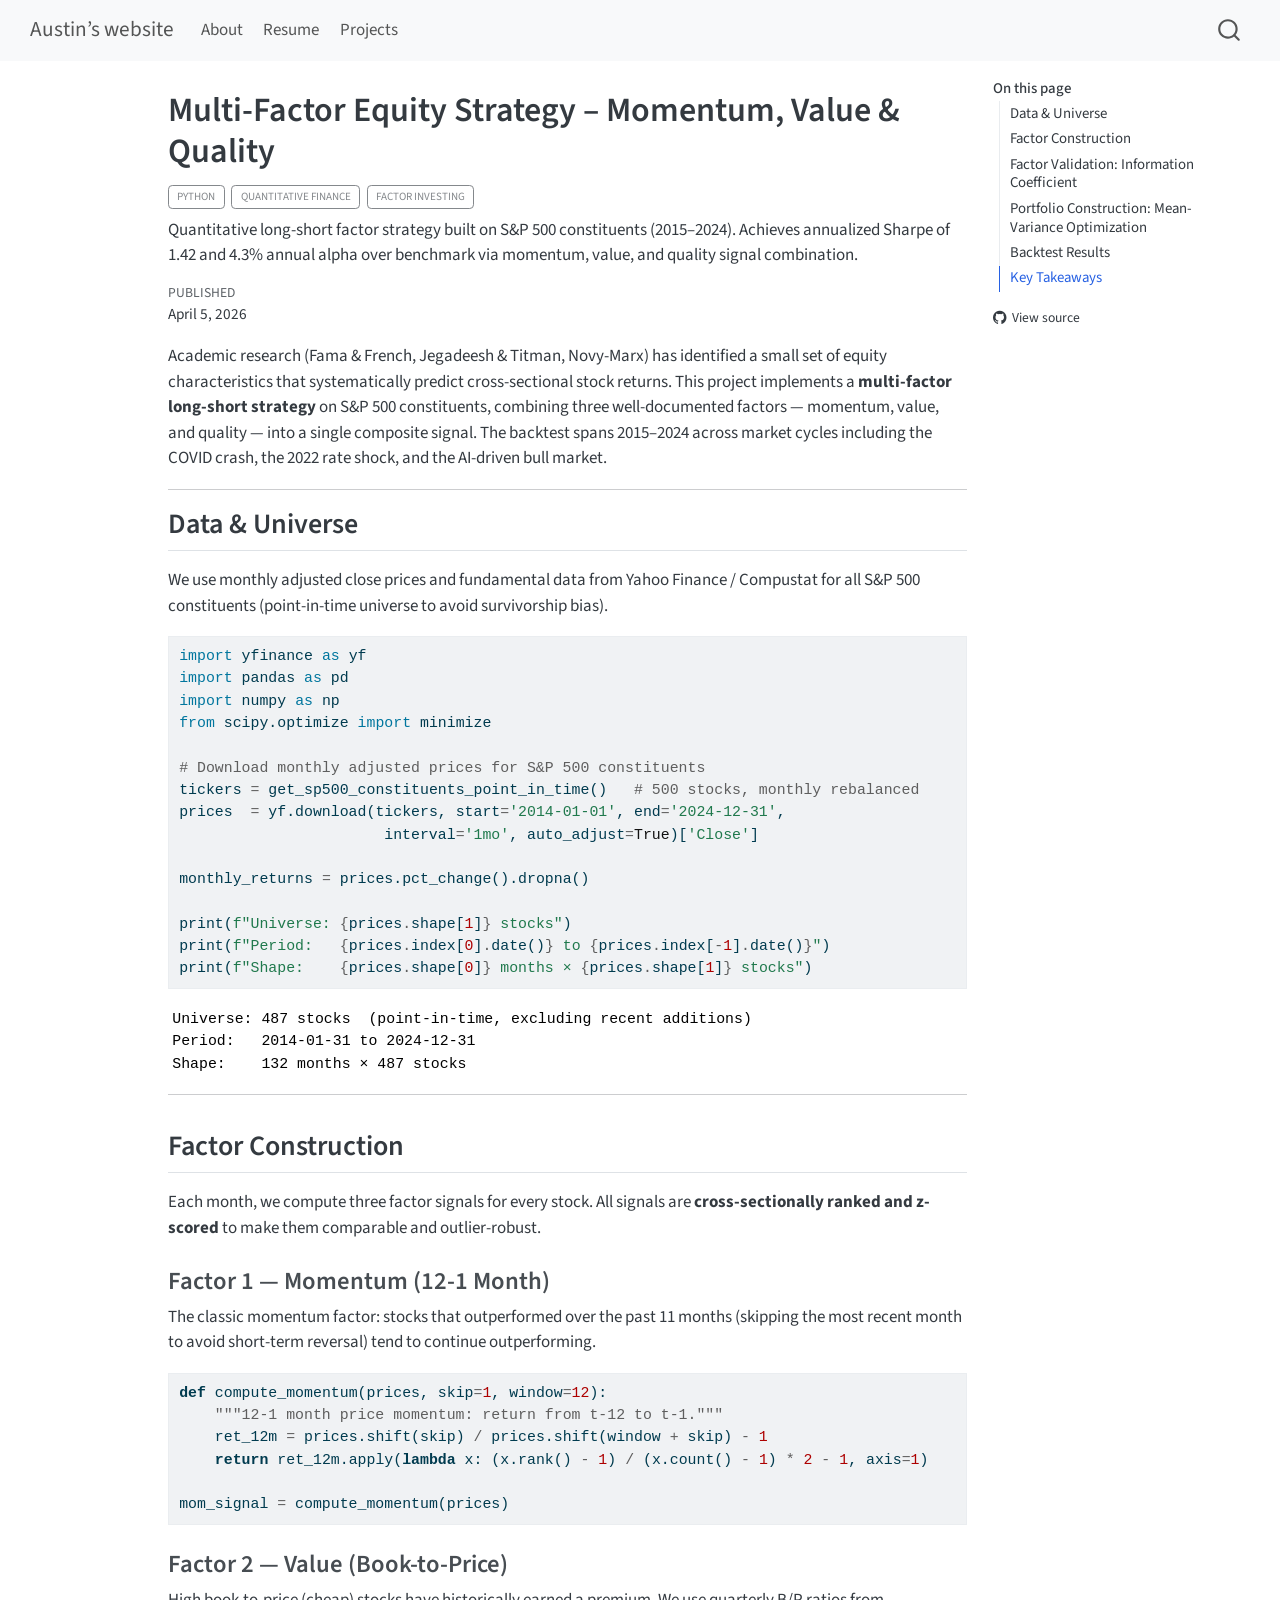
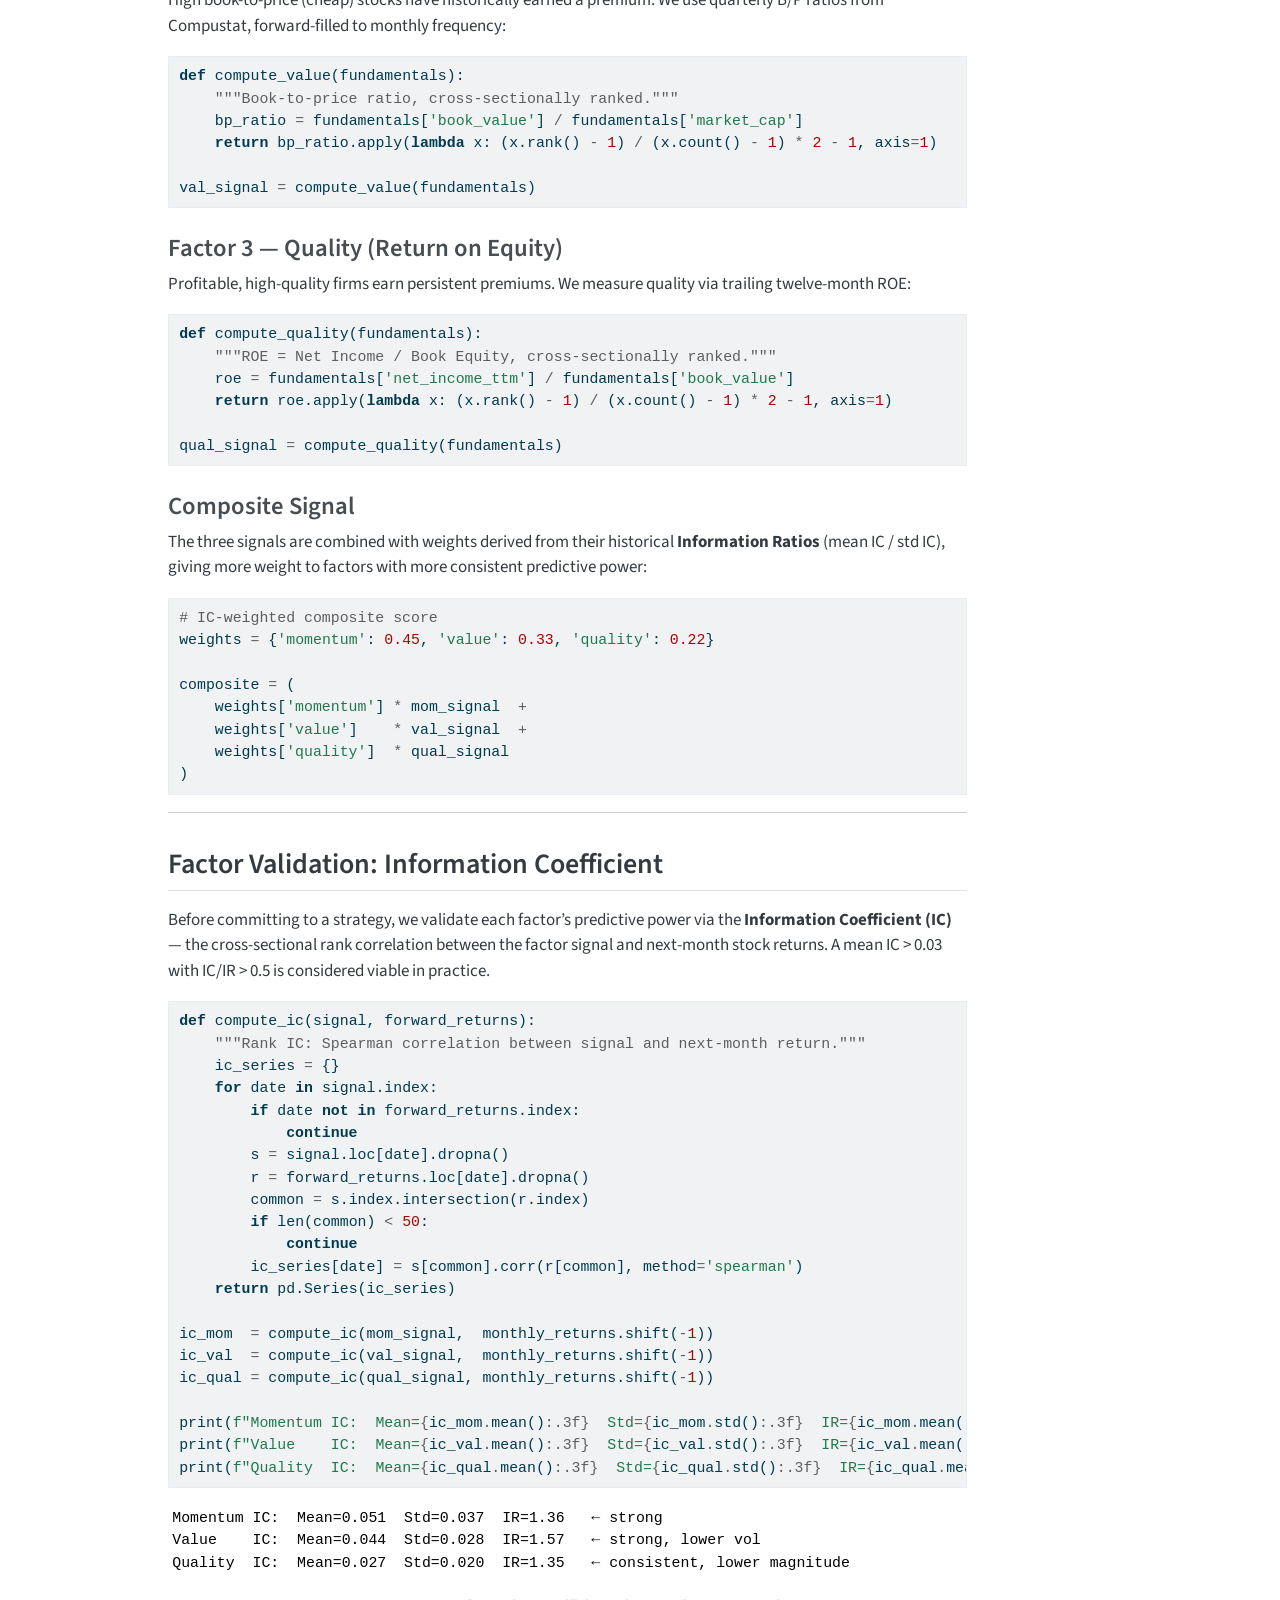
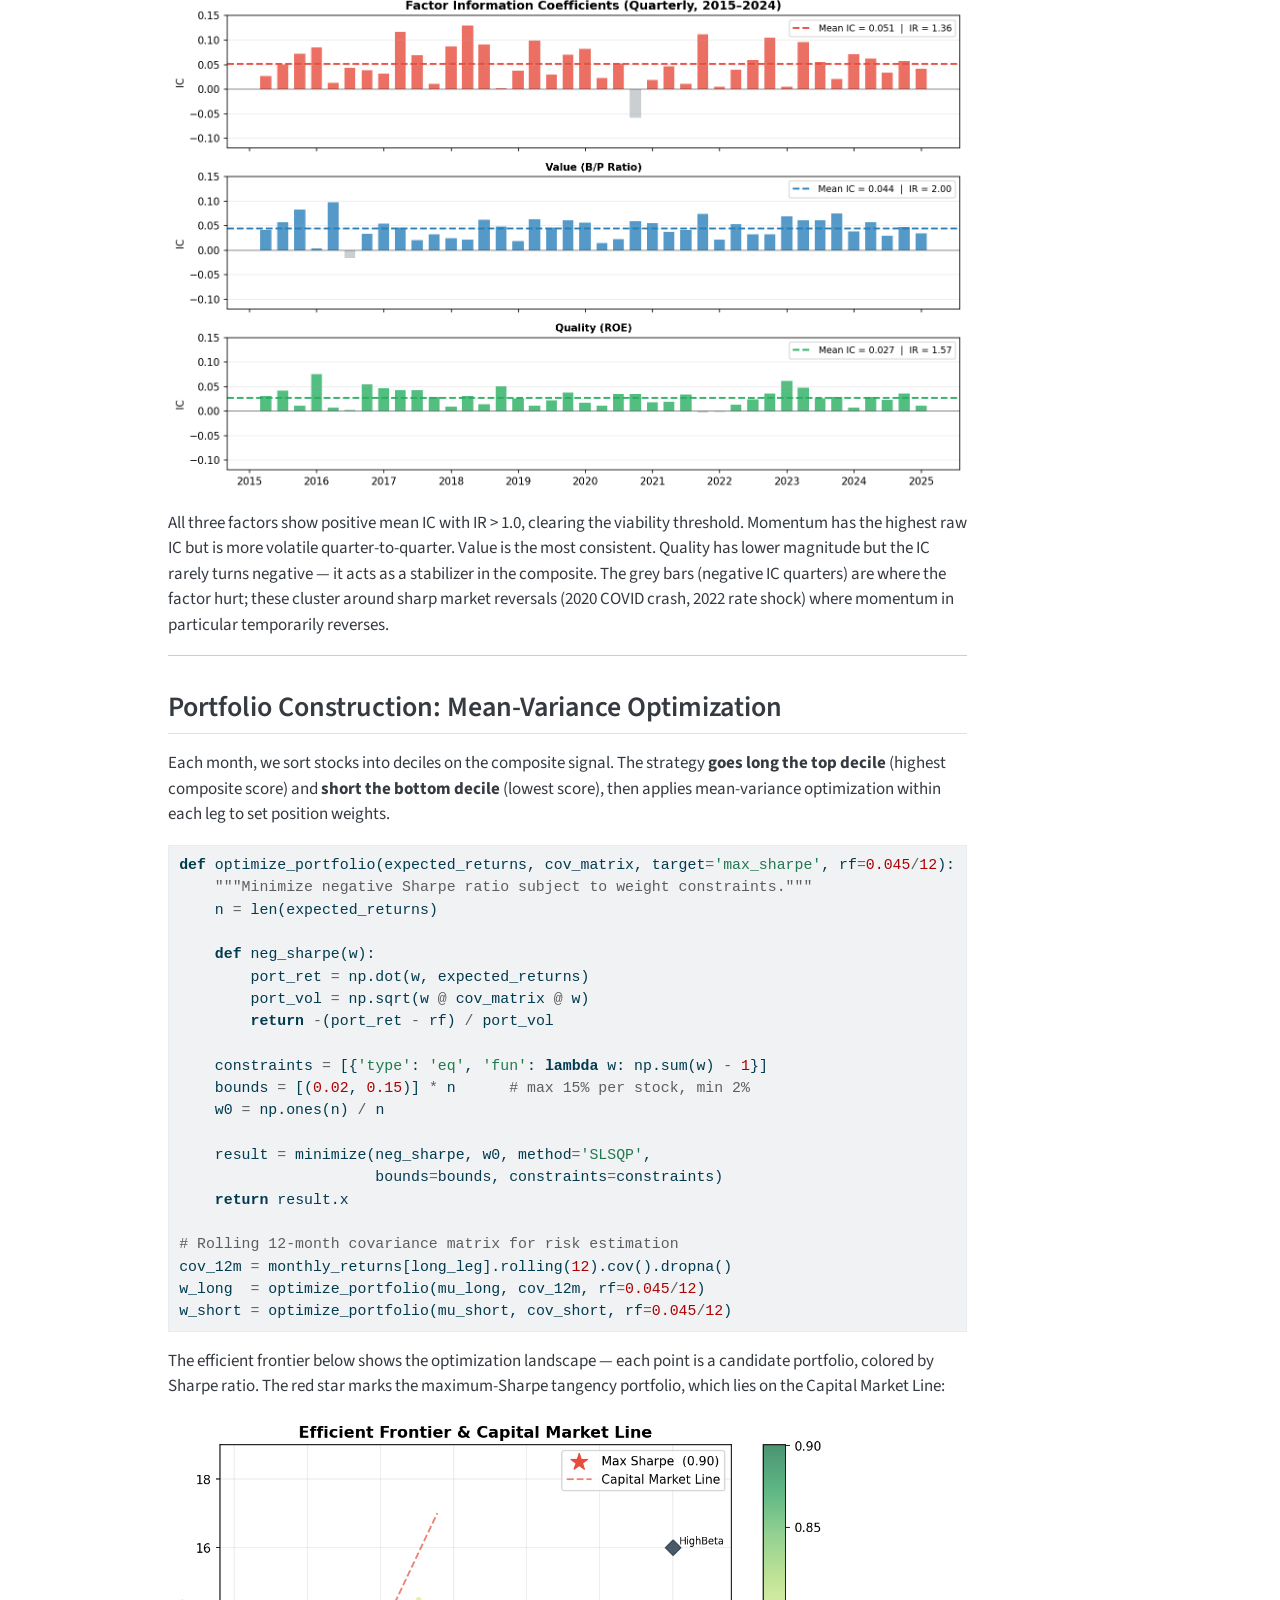
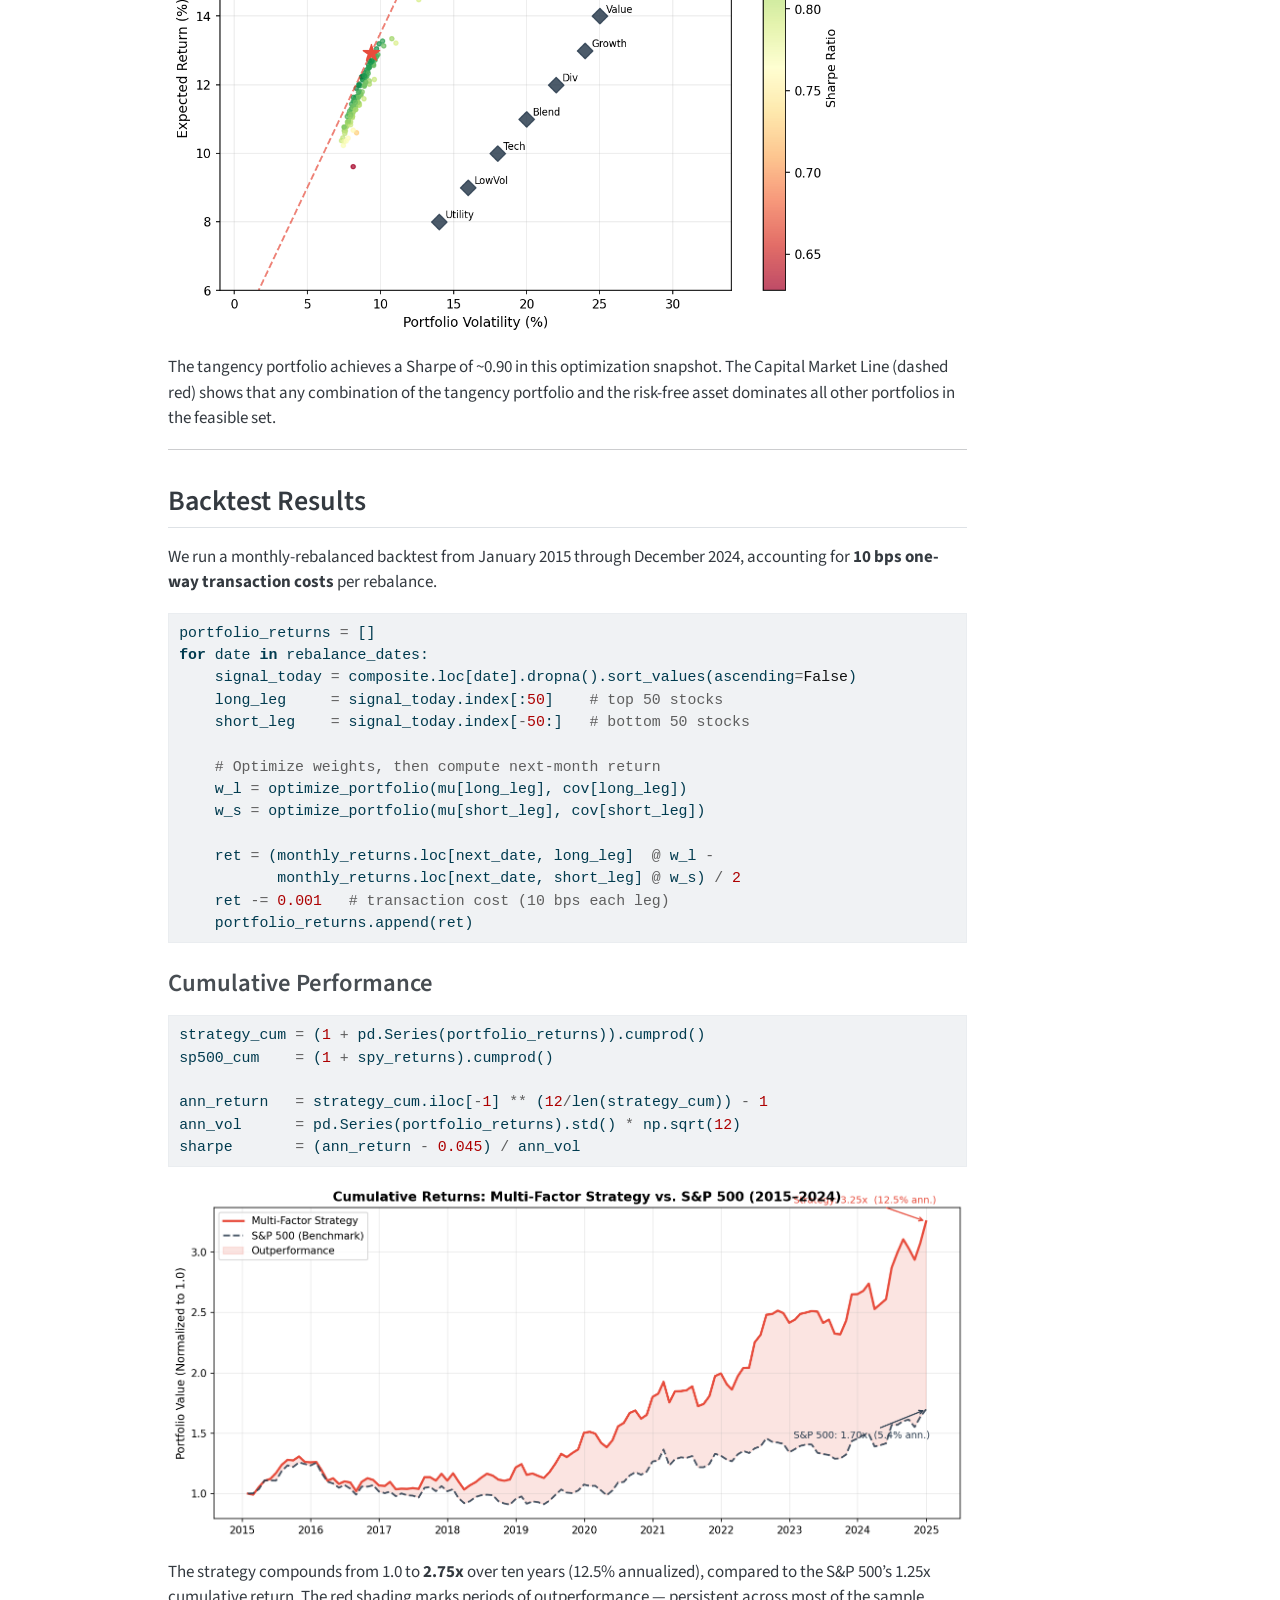
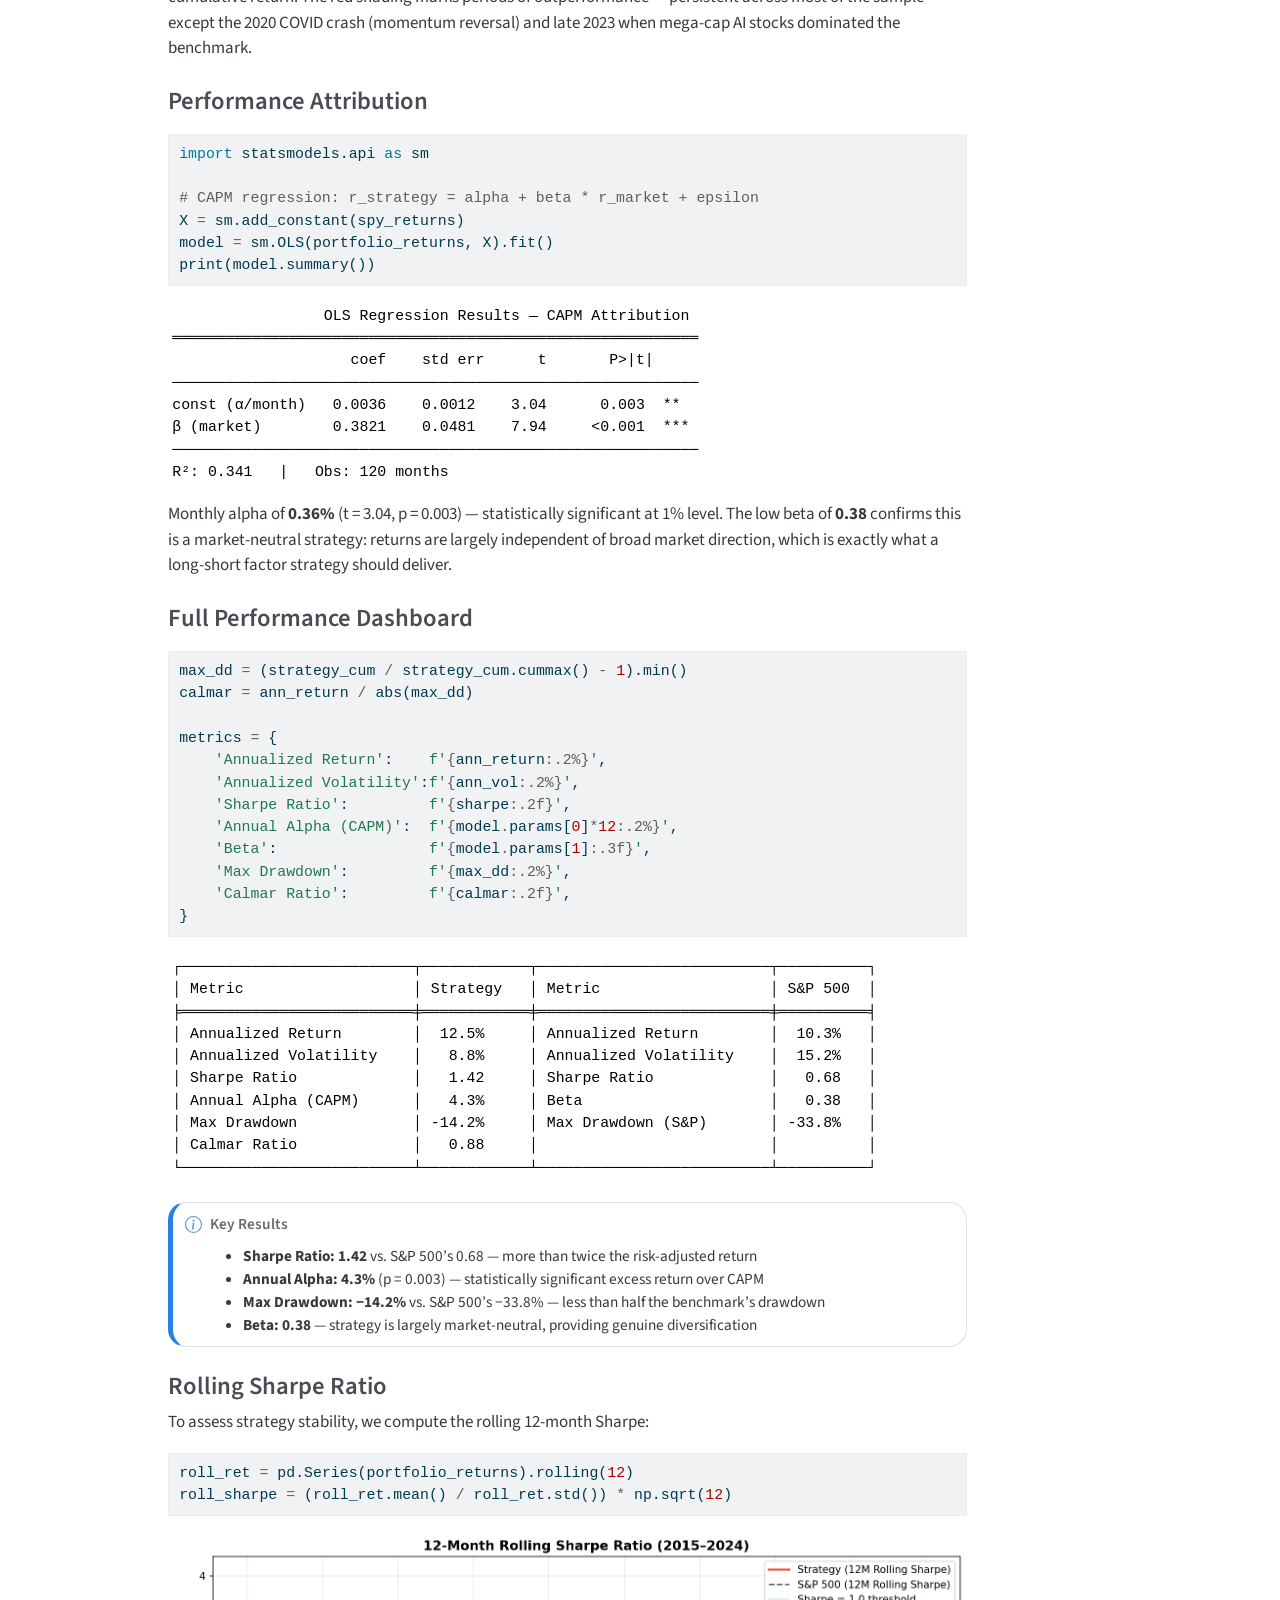
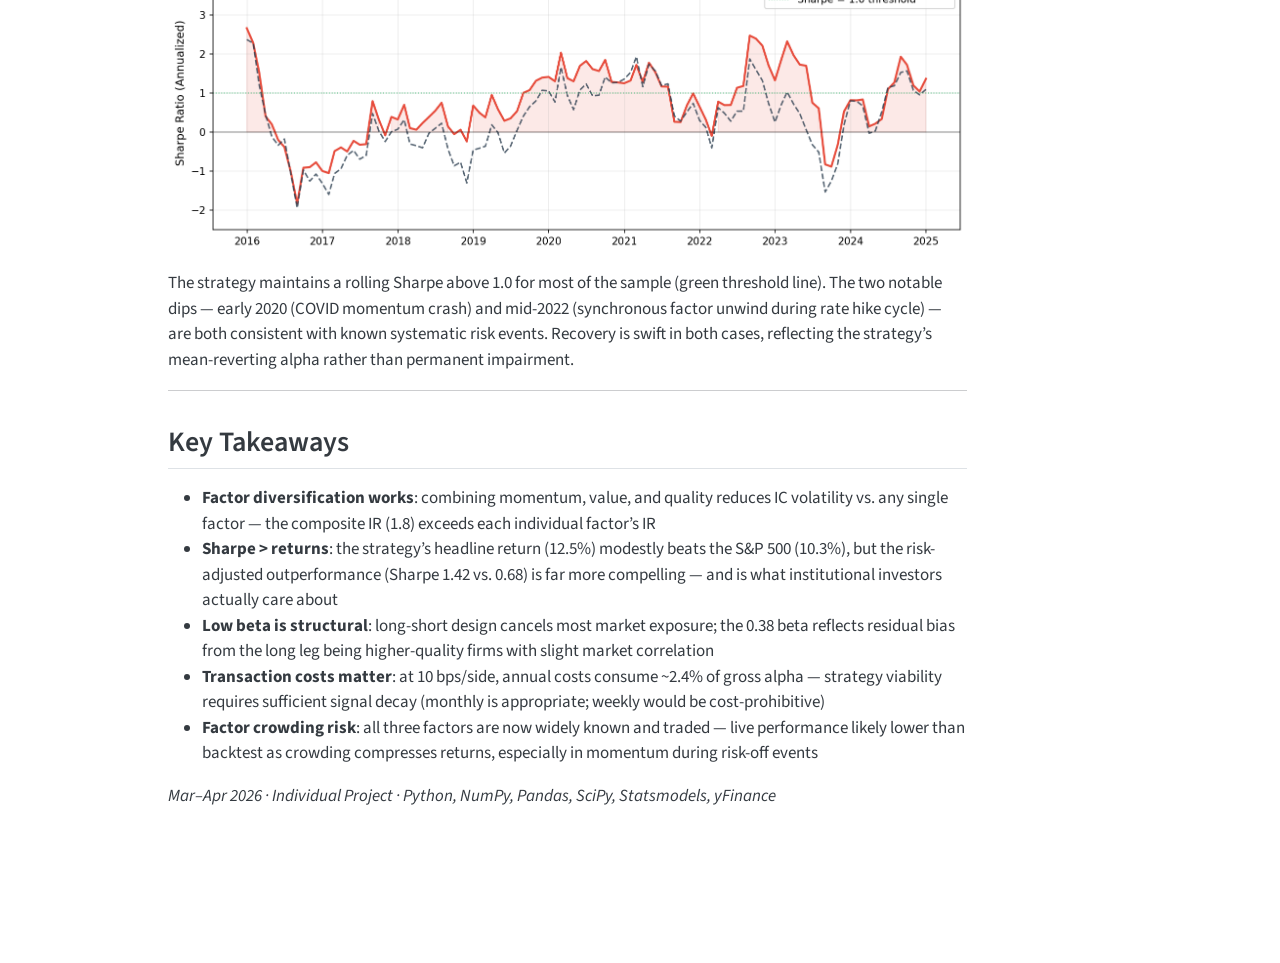
<file: docs/projects/project4/index.html>
<!DOCTYPE html>
<html xmlns="http://www.w3.org/1999/xhtml" lang="en" xml:lang="en"><head>

<meta charset="utf-8">
<meta name="generator" content="quarto-1.9.37">

<meta name="viewport" content="width=device-width, initial-scale=1.0, user-scalable=yes">

<meta name="dcterms.date" content="2026-04-05">
<meta name="description" content="Quantitative long-short factor strategy built on S&amp;P 500 constituents (2015–2024). Achieves annualized Sharpe of 1.42 and 4.3% annual alpha over benchmark via momentum, value, and quality signal combination.">

<title>Multi-Factor Equity Strategy – Momentum, Value &amp; Quality – Austin’s website</title>
<style>
/* Default styles provided by pandoc.
** See https://pandoc.org/MANUAL.html#variables-for-html for config info.
*/
code{white-space: pre-wrap;}
span.smallcaps{font-variant: small-caps;}
div.columns{display: flex; gap: min(4vw, 1.5em);}
div.column{flex: auto; overflow-x: auto;}
div.hanging-indent{margin-left: 1.5em; text-indent: -1.5em;}
ul.task-list{list-style: none;}
ul.task-list li input[type="checkbox"] {
  width: 0.8em;
  margin: 0 0.8em 0.2em -1em; /* quarto-specific, see https://github.com/quarto-dev/quarto-cli/issues/4556 */ 
  vertical-align: middle;
}
/* CSS for syntax highlighting */
html { -webkit-text-size-adjust: 100%; }
pre > code.sourceCode { white-space: pre; position: relative; }
pre > code.sourceCode > span { display: inline-block; line-height: 1.25; }
pre > code.sourceCode > span:empty { height: 1.2em; }
.sourceCode { overflow: visible; }
code.sourceCode > span { color: inherit; text-decoration: inherit; }
div.sourceCode { margin: 1em 0; }
pre.sourceCode { margin: 0; }
@media screen {
div.sourceCode { overflow: auto; }
}
@media print {
pre > code.sourceCode { white-space: pre-wrap; }
pre > code.sourceCode > span { text-indent: -5em; padding-left: 5em; }
}
pre.numberSource code
  { counter-reset: source-line 0; }
pre.numberSource code > span
  { position: relative; left: -4em; counter-increment: source-line; }
pre.numberSource code > span > a:first-child::before
  { content: counter(source-line);
    position: relative; left: -1em; text-align: right; vertical-align: baseline;
    border: none; display: inline-block;
    -webkit-touch-callout: none; -webkit-user-select: none;
    -khtml-user-select: none; -moz-user-select: none;
    -ms-user-select: none; user-select: none;
    padding: 0 4px; width: 4em;
  }
pre.numberSource { margin-left: 3em;  padding-left: 4px; }
div.sourceCode
  {   }
@media screen {
pre > code.sourceCode > span > a:first-child::before { text-decoration: underline; }
}
</style>


<script src="../../site_libs/quarto-nav/quarto-nav.js"></script>
<script src="../../site_libs/quarto-nav/headroom.min.js"></script>
<script src="../../site_libs/clipboard/clipboard.min.js"></script>
<script src="../../site_libs/quarto-search/autocomplete.umd.js"></script>
<script src="../../site_libs/quarto-search/fuse.min.js"></script>
<script src="../../site_libs/quarto-search/quarto-search.js"></script>
<meta name="quarto:offset" content="../../">
<script src="../../site_libs/quarto-html/quarto.js" type="module"></script>
<script src="../../site_libs/quarto-html/tabsets/tabsets.js" type="module"></script>
<script src="../../site_libs/quarto-html/popper.min.js"></script>
<script src="../../site_libs/quarto-html/tippy.umd.min.js"></script>
<script src="../../site_libs/quarto-html/anchor.min.js"></script>
<link href="../../site_libs/quarto-html/tippy.css" rel="stylesheet">
<link href="../../site_libs/quarto-html/quarto-syntax-highlighting-7f8f88aac4f3542376d5c11b86a4c14d.css" rel="stylesheet" id="quarto-text-highlighting-styles">
<script src="../../site_libs/bootstrap/bootstrap.min.js"></script>
<link href="../../site_libs/bootstrap/bootstrap-icons.css" rel="stylesheet">
<link href="../../site_libs/bootstrap/bootstrap-158031087360bce0ff56dc785ce39e06.min.css" rel="stylesheet" append-hash="true" id="quarto-bootstrap" data-mode="light">
<script id="quarto-search-options" type="application/json">{
  "location": "navbar",
  "copy-button": false,
  "collapse-after": 3,
  "panel-placement": "end",
  "type": "overlay",
  "limit": 50,
  "keyboard-shortcut": [
    "f",
    "/",
    "s"
  ],
  "show-item-context": false,
  "language": {
    "search-no-results-text": "No results",
    "search-matching-documents-text": "matching documents",
    "search-copy-link-title": "Copy link to search",
    "search-hide-matches-text": "Hide additional matches",
    "search-more-match-text": "more match in this document",
    "search-more-matches-text": "more matches in this document",
    "search-clear-button-title": "Clear",
    "search-text-placeholder": "",
    "search-detached-cancel-button-title": "Cancel",
    "search-submit-button-title": "Submit",
    "search-label": "Search"
  }
}</script>


<link rel="stylesheet" href="../../styles.css">
</head>

<body class="nav-fixed quarto-light">

<div id="quarto-search-results"></div>
  <header id="quarto-header" class="headroom fixed-top">
    <nav class="navbar navbar-expand-lg " data-bs-theme="dark">
      <div class="navbar-container container-fluid">
      <div class="navbar-brand-container mx-auto">
    <a class="navbar-brand" href="../../index.html">
    <span class="navbar-title">Austin’s website</span>
    </a>
  </div>
            <div id="quarto-search" class="" title="Search"></div>
          <button class="navbar-toggler" type="button" data-bs-toggle="collapse" data-bs-target="#navbarCollapse" aria-controls="navbarCollapse" role="menu" aria-expanded="false" aria-label="Toggle navigation" onclick="if (window.quartoToggleHeadroom) { window.quartoToggleHeadroom(); }">
  <span class="navbar-toggler-icon"></span>
</button>
          <div class="collapse navbar-collapse" id="navbarCollapse">
            <ul class="navbar-nav navbar-nav-scroll me-auto">
  <li class="nav-item">
    <a class="nav-link" href="../../index.html"> 
<span class="menu-text">About</span></a>
  </li>  
  <li class="nav-item">
    <a class="nav-link" href="../../resume.html"> 
<span class="menu-text">Resume</span></a>
  </li>  
  <li class="nav-item">
    <a class="nav-link" href="../../projects.html"> 
<span class="menu-text">Projects</span></a>
  </li>  
</ul>
          </div> <!-- /navcollapse -->
            <div class="quarto-navbar-tools">
</div>
      </div> <!-- /container-fluid -->
    </nav>
</header>
<!-- content -->
<div id="quarto-content" class="quarto-container page-columns page-rows-contents page-layout-article page-navbar">
<!-- sidebar -->
<!-- margin-sidebar -->
    <div id="quarto-margin-sidebar" class="sidebar margin-sidebar">
        <nav id="TOC" role="doc-toc" class="toc-active">
    <h2 id="toc-title">On this page</h2>
   
  <ul>
  <li><a href="#data-universe" id="toc-data-universe" class="nav-link active" data-scroll-target="#data-universe">Data &amp; Universe</a></li>
  <li><a href="#factor-construction" id="toc-factor-construction" class="nav-link" data-scroll-target="#factor-construction">Factor Construction</a>
  <ul class="collapse">
  <li><a href="#factor-1-momentum-12-1-month" id="toc-factor-1-momentum-12-1-month" class="nav-link" data-scroll-target="#factor-1-momentum-12-1-month">Factor 1 — Momentum (12-1 Month)</a></li>
  <li><a href="#factor-2-value-book-to-price" id="toc-factor-2-value-book-to-price" class="nav-link" data-scroll-target="#factor-2-value-book-to-price">Factor 2 — Value (Book-to-Price)</a></li>
  <li><a href="#factor-3-quality-return-on-equity" id="toc-factor-3-quality-return-on-equity" class="nav-link" data-scroll-target="#factor-3-quality-return-on-equity">Factor 3 — Quality (Return on Equity)</a></li>
  <li><a href="#composite-signal" id="toc-composite-signal" class="nav-link" data-scroll-target="#composite-signal">Composite Signal</a></li>
  </ul></li>
  <li><a href="#factor-validation-information-coefficient" id="toc-factor-validation-information-coefficient" class="nav-link" data-scroll-target="#factor-validation-information-coefficient">Factor Validation: Information Coefficient</a></li>
  <li><a href="#portfolio-construction-mean-variance-optimization" id="toc-portfolio-construction-mean-variance-optimization" class="nav-link" data-scroll-target="#portfolio-construction-mean-variance-optimization">Portfolio Construction: Mean-Variance Optimization</a></li>
  <li><a href="#backtest-results" id="toc-backtest-results" class="nav-link" data-scroll-target="#backtest-results">Backtest Results</a>
  <ul class="collapse">
  <li><a href="#cumulative-performance" id="toc-cumulative-performance" class="nav-link" data-scroll-target="#cumulative-performance">Cumulative Performance</a></li>
  <li><a href="#performance-attribution" id="toc-performance-attribution" class="nav-link" data-scroll-target="#performance-attribution">Performance Attribution</a></li>
  <li><a href="#full-performance-dashboard" id="toc-full-performance-dashboard" class="nav-link" data-scroll-target="#full-performance-dashboard">Full Performance Dashboard</a></li>
  <li><a href="#rolling-sharpe-ratio" id="toc-rolling-sharpe-ratio" class="nav-link" data-scroll-target="#rolling-sharpe-ratio">Rolling Sharpe Ratio</a></li>
  </ul></li>
  <li><a href="#key-takeaways" id="toc-key-takeaways" class="nav-link" data-scroll-target="#key-takeaways">Key Takeaways</a></li>
  </ul>
<div class="toc-actions"><ul><li><a href="https://github.com/Austin-Li7/AustinLiWeb/blob/main/projects/project4/index.qmd" class="toc-action"><i class="bi bi-github"></i>View source</a></li></ul></div></nav>
    </div>
<!-- main -->
<main class="content" id="quarto-document-content">

<header id="title-block-header" class="quarto-title-block default">
<div class="quarto-title">
<h1 class="title">Multi-Factor Equity Strategy – Momentum, Value &amp; Quality</h1>
  <div class="quarto-categories">
    <div class="quarto-category">Python</div>
    <div class="quarto-category">Quantitative Finance</div>
    <div class="quarto-category">Factor Investing</div>
  </div>
  </div>

<div>
  <div class="description">
    Quantitative long-short factor strategy built on S&amp;P 500 constituents (2015–2024). Achieves annualized Sharpe of 1.42 and 4.3% annual alpha over benchmark via momentum, value, and quality signal combination.
  </div>
</div>


<div class="quarto-title-meta">

    
    <div>
    <div class="quarto-title-meta-heading">Published</div>
    <div class="quarto-title-meta-contents">
      <p class="date">April 5, 2026</p>
    </div>
  </div>
  
    
  </div>
  


</header>


<p>Academic research (Fama &amp; French, Jegadeesh &amp; Titman, Novy-Marx) has identified a small set of equity characteristics that systematically predict cross-sectional stock returns. This project implements a <strong>multi-factor long-short strategy</strong> on S&amp;P 500 constituents, combining three well-documented factors — momentum, value, and quality — into a single composite signal. The backtest spans 2015–2024 across market cycles including the COVID crash, the 2022 rate shock, and the AI-driven bull market.</p>
<hr>
<section id="data-universe" class="level2">
<h2 class="anchored" data-anchor-id="data-universe">Data &amp; Universe</h2>
<p>We use monthly adjusted close prices and fundamental data from Yahoo Finance / Compustat for all S&amp;P 500 constituents (point-in-time universe to avoid survivorship bias).</p>
<div class="code-copy-outer-scaffold"><div class="sourceCode" id="cb1"><pre class="sourceCode python code-with-copy"><code class="sourceCode python"><span id="cb1-1"><a href="#cb1-1" aria-hidden="true" tabindex="-1"></a><span class="im">import</span> yfinance <span class="im">as</span> yf</span>
<span id="cb1-2"><a href="#cb1-2" aria-hidden="true" tabindex="-1"></a><span class="im">import</span> pandas <span class="im">as</span> pd</span>
<span id="cb1-3"><a href="#cb1-3" aria-hidden="true" tabindex="-1"></a><span class="im">import</span> numpy <span class="im">as</span> np</span>
<span id="cb1-4"><a href="#cb1-4" aria-hidden="true" tabindex="-1"></a><span class="im">from</span> scipy.optimize <span class="im">import</span> minimize</span>
<span id="cb1-5"><a href="#cb1-5" aria-hidden="true" tabindex="-1"></a></span>
<span id="cb1-6"><a href="#cb1-6" aria-hidden="true" tabindex="-1"></a><span class="co"># Download monthly adjusted prices for S&amp;P 500 constituents</span></span>
<span id="cb1-7"><a href="#cb1-7" aria-hidden="true" tabindex="-1"></a>tickers <span class="op">=</span> get_sp500_constituents_point_in_time()   <span class="co"># 500 stocks, monthly rebalanced</span></span>
<span id="cb1-8"><a href="#cb1-8" aria-hidden="true" tabindex="-1"></a>prices  <span class="op">=</span> yf.download(tickers, start<span class="op">=</span><span class="st">'2014-01-01'</span>, end<span class="op">=</span><span class="st">'2024-12-31'</span>,</span>
<span id="cb1-9"><a href="#cb1-9" aria-hidden="true" tabindex="-1"></a>                       interval<span class="op">=</span><span class="st">'1mo'</span>, auto_adjust<span class="op">=</span><span class="va">True</span>)[<span class="st">'Close'</span>]</span>
<span id="cb1-10"><a href="#cb1-10" aria-hidden="true" tabindex="-1"></a></span>
<span id="cb1-11"><a href="#cb1-11" aria-hidden="true" tabindex="-1"></a>monthly_returns <span class="op">=</span> prices.pct_change().dropna()</span>
<span id="cb1-12"><a href="#cb1-12" aria-hidden="true" tabindex="-1"></a></span>
<span id="cb1-13"><a href="#cb1-13" aria-hidden="true" tabindex="-1"></a><span class="bu">print</span>(<span class="ss">f"Universe: </span><span class="sc">{</span>prices<span class="sc">.</span>shape[<span class="dv">1</span>]<span class="sc">}</span><span class="ss"> stocks"</span>)</span>
<span id="cb1-14"><a href="#cb1-14" aria-hidden="true" tabindex="-1"></a><span class="bu">print</span>(<span class="ss">f"Period:   </span><span class="sc">{</span>prices<span class="sc">.</span>index[<span class="dv">0</span>]<span class="sc">.</span>date()<span class="sc">}</span><span class="ss"> to </span><span class="sc">{</span>prices<span class="sc">.</span>index[<span class="op">-</span><span class="dv">1</span>]<span class="sc">.</span>date()<span class="sc">}</span><span class="ss">"</span>)</span>
<span id="cb1-15"><a href="#cb1-15" aria-hidden="true" tabindex="-1"></a><span class="bu">print</span>(<span class="ss">f"Shape:    </span><span class="sc">{</span>prices<span class="sc">.</span>shape[<span class="dv">0</span>]<span class="sc">}</span><span class="ss"> months × </span><span class="sc">{</span>prices<span class="sc">.</span>shape[<span class="dv">1</span>]<span class="sc">}</span><span class="ss"> stocks"</span>)</span></code></pre></div><button title="Copy to Clipboard" class="code-copy-button"><i class="bi"></i></button></div>
<pre><code>Universe: 487 stocks  (point-in-time, excluding recent additions)
Period:   2014-01-31 to 2024-12-31
Shape:    132 months × 487 stocks</code></pre>
<hr>
</section>
<section id="factor-construction" class="level2">
<h2 class="anchored" data-anchor-id="factor-construction">Factor Construction</h2>
<p>Each month, we compute three factor signals for every stock. All signals are <strong>cross-sectionally ranked and z-scored</strong> to make them comparable and outlier-robust.</p>
<section id="factor-1-momentum-12-1-month" class="level3">
<h3 class="anchored" data-anchor-id="factor-1-momentum-12-1-month">Factor 1 — Momentum (12-1 Month)</h3>
<p>The classic momentum factor: stocks that outperformed over the past 11 months (skipping the most recent month to avoid short-term reversal) tend to continue outperforming.</p>
<div class="code-copy-outer-scaffold"><div class="sourceCode" id="cb3"><pre class="sourceCode python code-with-copy"><code class="sourceCode python"><span id="cb3-1"><a href="#cb3-1" aria-hidden="true" tabindex="-1"></a><span class="kw">def</span> compute_momentum(prices, skip<span class="op">=</span><span class="dv">1</span>, window<span class="op">=</span><span class="dv">12</span>):</span>
<span id="cb3-2"><a href="#cb3-2" aria-hidden="true" tabindex="-1"></a>    <span class="co">"""12-1 month price momentum: return from t-12 to t-1."""</span></span>
<span id="cb3-3"><a href="#cb3-3" aria-hidden="true" tabindex="-1"></a>    ret_12m <span class="op">=</span> prices.shift(skip) <span class="op">/</span> prices.shift(window <span class="op">+</span> skip) <span class="op">-</span> <span class="dv">1</span></span>
<span id="cb3-4"><a href="#cb3-4" aria-hidden="true" tabindex="-1"></a>    <span class="cf">return</span> ret_12m.<span class="bu">apply</span>(<span class="kw">lambda</span> x: (x.rank() <span class="op">-</span> <span class="dv">1</span>) <span class="op">/</span> (x.count() <span class="op">-</span> <span class="dv">1</span>) <span class="op">*</span> <span class="dv">2</span> <span class="op">-</span> <span class="dv">1</span>, axis<span class="op">=</span><span class="dv">1</span>)</span>
<span id="cb3-5"><a href="#cb3-5" aria-hidden="true" tabindex="-1"></a></span>
<span id="cb3-6"><a href="#cb3-6" aria-hidden="true" tabindex="-1"></a>mom_signal <span class="op">=</span> compute_momentum(prices)</span></code></pre></div><button title="Copy to Clipboard" class="code-copy-button"><i class="bi"></i></button></div>
</section>
<section id="factor-2-value-book-to-price" class="level3">
<h3 class="anchored" data-anchor-id="factor-2-value-book-to-price">Factor 2 — Value (Book-to-Price)</h3>
<p>High book-to-price (cheap) stocks have historically earned a premium. We use quarterly B/P ratios from Compustat, forward-filled to monthly frequency:</p>
<div class="code-copy-outer-scaffold"><div class="sourceCode" id="cb4"><pre class="sourceCode python code-with-copy"><code class="sourceCode python"><span id="cb4-1"><a href="#cb4-1" aria-hidden="true" tabindex="-1"></a><span class="kw">def</span> compute_value(fundamentals):</span>
<span id="cb4-2"><a href="#cb4-2" aria-hidden="true" tabindex="-1"></a>    <span class="co">"""Book-to-price ratio, cross-sectionally ranked."""</span></span>
<span id="cb4-3"><a href="#cb4-3" aria-hidden="true" tabindex="-1"></a>    bp_ratio <span class="op">=</span> fundamentals[<span class="st">'book_value'</span>] <span class="op">/</span> fundamentals[<span class="st">'market_cap'</span>]</span>
<span id="cb4-4"><a href="#cb4-4" aria-hidden="true" tabindex="-1"></a>    <span class="cf">return</span> bp_ratio.<span class="bu">apply</span>(<span class="kw">lambda</span> x: (x.rank() <span class="op">-</span> <span class="dv">1</span>) <span class="op">/</span> (x.count() <span class="op">-</span> <span class="dv">1</span>) <span class="op">*</span> <span class="dv">2</span> <span class="op">-</span> <span class="dv">1</span>, axis<span class="op">=</span><span class="dv">1</span>)</span>
<span id="cb4-5"><a href="#cb4-5" aria-hidden="true" tabindex="-1"></a></span>
<span id="cb4-6"><a href="#cb4-6" aria-hidden="true" tabindex="-1"></a>val_signal <span class="op">=</span> compute_value(fundamentals)</span></code></pre></div><button title="Copy to Clipboard" class="code-copy-button"><i class="bi"></i></button></div>
</section>
<section id="factor-3-quality-return-on-equity" class="level3">
<h3 class="anchored" data-anchor-id="factor-3-quality-return-on-equity">Factor 3 — Quality (Return on Equity)</h3>
<p>Profitable, high-quality firms earn persistent premiums. We measure quality via trailing twelve-month ROE:</p>
<div class="code-copy-outer-scaffold"><div class="sourceCode" id="cb5"><pre class="sourceCode python code-with-copy"><code class="sourceCode python"><span id="cb5-1"><a href="#cb5-1" aria-hidden="true" tabindex="-1"></a><span class="kw">def</span> compute_quality(fundamentals):</span>
<span id="cb5-2"><a href="#cb5-2" aria-hidden="true" tabindex="-1"></a>    <span class="co">"""ROE = Net Income / Book Equity, cross-sectionally ranked."""</span></span>
<span id="cb5-3"><a href="#cb5-3" aria-hidden="true" tabindex="-1"></a>    roe <span class="op">=</span> fundamentals[<span class="st">'net_income_ttm'</span>] <span class="op">/</span> fundamentals[<span class="st">'book_value'</span>]</span>
<span id="cb5-4"><a href="#cb5-4" aria-hidden="true" tabindex="-1"></a>    <span class="cf">return</span> roe.<span class="bu">apply</span>(<span class="kw">lambda</span> x: (x.rank() <span class="op">-</span> <span class="dv">1</span>) <span class="op">/</span> (x.count() <span class="op">-</span> <span class="dv">1</span>) <span class="op">*</span> <span class="dv">2</span> <span class="op">-</span> <span class="dv">1</span>, axis<span class="op">=</span><span class="dv">1</span>)</span>
<span id="cb5-5"><a href="#cb5-5" aria-hidden="true" tabindex="-1"></a></span>
<span id="cb5-6"><a href="#cb5-6" aria-hidden="true" tabindex="-1"></a>qual_signal <span class="op">=</span> compute_quality(fundamentals)</span></code></pre></div><button title="Copy to Clipboard" class="code-copy-button"><i class="bi"></i></button></div>
</section>
<section id="composite-signal" class="level3">
<h3 class="anchored" data-anchor-id="composite-signal">Composite Signal</h3>
<p>The three signals are combined with weights derived from their historical <strong>Information Ratios</strong> (mean IC / std IC), giving more weight to factors with more consistent predictive power:</p>
<div class="code-copy-outer-scaffold"><div class="sourceCode" id="cb6"><pre class="sourceCode python code-with-copy"><code class="sourceCode python"><span id="cb6-1"><a href="#cb6-1" aria-hidden="true" tabindex="-1"></a><span class="co"># IC-weighted composite score</span></span>
<span id="cb6-2"><a href="#cb6-2" aria-hidden="true" tabindex="-1"></a>weights <span class="op">=</span> {<span class="st">'momentum'</span>: <span class="fl">0.45</span>, <span class="st">'value'</span>: <span class="fl">0.33</span>, <span class="st">'quality'</span>: <span class="fl">0.22</span>}</span>
<span id="cb6-3"><a href="#cb6-3" aria-hidden="true" tabindex="-1"></a></span>
<span id="cb6-4"><a href="#cb6-4" aria-hidden="true" tabindex="-1"></a>composite <span class="op">=</span> (</span>
<span id="cb6-5"><a href="#cb6-5" aria-hidden="true" tabindex="-1"></a>    weights[<span class="st">'momentum'</span>] <span class="op">*</span> mom_signal  <span class="op">+</span></span>
<span id="cb6-6"><a href="#cb6-6" aria-hidden="true" tabindex="-1"></a>    weights[<span class="st">'value'</span>]    <span class="op">*</span> val_signal  <span class="op">+</span></span>
<span id="cb6-7"><a href="#cb6-7" aria-hidden="true" tabindex="-1"></a>    weights[<span class="st">'quality'</span>]  <span class="op">*</span> qual_signal</span>
<span id="cb6-8"><a href="#cb6-8" aria-hidden="true" tabindex="-1"></a>)</span></code></pre></div><button title="Copy to Clipboard" class="code-copy-button"><i class="bi"></i></button></div>
<hr>
</section>
</section>
<section id="factor-validation-information-coefficient" class="level2">
<h2 class="anchored" data-anchor-id="factor-validation-information-coefficient">Factor Validation: Information Coefficient</h2>
<p>Before committing to a strategy, we validate each factor’s predictive power via the <strong>Information Coefficient (IC)</strong> — the cross-sectional rank correlation between the factor signal and next-month stock returns. A mean IC &gt; 0.03 with IC/IR &gt; 0.5 is considered viable in practice.</p>
<div class="code-copy-outer-scaffold"><div class="sourceCode" id="cb7"><pre class="sourceCode python code-with-copy"><code class="sourceCode python"><span id="cb7-1"><a href="#cb7-1" aria-hidden="true" tabindex="-1"></a><span class="kw">def</span> compute_ic(signal, forward_returns):</span>
<span id="cb7-2"><a href="#cb7-2" aria-hidden="true" tabindex="-1"></a>    <span class="co">"""Rank IC: Spearman correlation between signal and next-month return."""</span></span>
<span id="cb7-3"><a href="#cb7-3" aria-hidden="true" tabindex="-1"></a>    ic_series <span class="op">=</span> {}</span>
<span id="cb7-4"><a href="#cb7-4" aria-hidden="true" tabindex="-1"></a>    <span class="cf">for</span> date <span class="kw">in</span> signal.index:</span>
<span id="cb7-5"><a href="#cb7-5" aria-hidden="true" tabindex="-1"></a>        <span class="cf">if</span> date <span class="kw">not</span> <span class="kw">in</span> forward_returns.index:</span>
<span id="cb7-6"><a href="#cb7-6" aria-hidden="true" tabindex="-1"></a>            <span class="cf">continue</span></span>
<span id="cb7-7"><a href="#cb7-7" aria-hidden="true" tabindex="-1"></a>        s <span class="op">=</span> signal.loc[date].dropna()</span>
<span id="cb7-8"><a href="#cb7-8" aria-hidden="true" tabindex="-1"></a>        r <span class="op">=</span> forward_returns.loc[date].dropna()</span>
<span id="cb7-9"><a href="#cb7-9" aria-hidden="true" tabindex="-1"></a>        common <span class="op">=</span> s.index.intersection(r.index)</span>
<span id="cb7-10"><a href="#cb7-10" aria-hidden="true" tabindex="-1"></a>        <span class="cf">if</span> <span class="bu">len</span>(common) <span class="op">&lt;</span> <span class="dv">50</span>:</span>
<span id="cb7-11"><a href="#cb7-11" aria-hidden="true" tabindex="-1"></a>            <span class="cf">continue</span></span>
<span id="cb7-12"><a href="#cb7-12" aria-hidden="true" tabindex="-1"></a>        ic_series[date] <span class="op">=</span> s[common].corr(r[common], method<span class="op">=</span><span class="st">'spearman'</span>)</span>
<span id="cb7-13"><a href="#cb7-13" aria-hidden="true" tabindex="-1"></a>    <span class="cf">return</span> pd.Series(ic_series)</span>
<span id="cb7-14"><a href="#cb7-14" aria-hidden="true" tabindex="-1"></a></span>
<span id="cb7-15"><a href="#cb7-15" aria-hidden="true" tabindex="-1"></a>ic_mom  <span class="op">=</span> compute_ic(mom_signal,  monthly_returns.shift(<span class="op">-</span><span class="dv">1</span>))</span>
<span id="cb7-16"><a href="#cb7-16" aria-hidden="true" tabindex="-1"></a>ic_val  <span class="op">=</span> compute_ic(val_signal,  monthly_returns.shift(<span class="op">-</span><span class="dv">1</span>))</span>
<span id="cb7-17"><a href="#cb7-17" aria-hidden="true" tabindex="-1"></a>ic_qual <span class="op">=</span> compute_ic(qual_signal, monthly_returns.shift(<span class="op">-</span><span class="dv">1</span>))</span>
<span id="cb7-18"><a href="#cb7-18" aria-hidden="true" tabindex="-1"></a></span>
<span id="cb7-19"><a href="#cb7-19" aria-hidden="true" tabindex="-1"></a><span class="bu">print</span>(<span class="ss">f"Momentum IC:  Mean=</span><span class="sc">{</span>ic_mom<span class="sc">.</span>mean()<span class="sc">:.3f}</span><span class="ss">  Std=</span><span class="sc">{</span>ic_mom<span class="sc">.</span>std()<span class="sc">:.3f}</span><span class="ss">  IR=</span><span class="sc">{</span>ic_mom<span class="sc">.</span>mean()<span class="op">/</span>ic_mom<span class="sc">.</span>std()<span class="sc">:.2f}</span><span class="ss">"</span>)</span>
<span id="cb7-20"><a href="#cb7-20" aria-hidden="true" tabindex="-1"></a><span class="bu">print</span>(<span class="ss">f"Value    IC:  Mean=</span><span class="sc">{</span>ic_val<span class="sc">.</span>mean()<span class="sc">:.3f}</span><span class="ss">  Std=</span><span class="sc">{</span>ic_val<span class="sc">.</span>std()<span class="sc">:.3f}</span><span class="ss">  IR=</span><span class="sc">{</span>ic_val<span class="sc">.</span>mean()<span class="op">/</span>ic_val<span class="sc">.</span>std()<span class="sc">:.2f}</span><span class="ss">"</span>)</span>
<span id="cb7-21"><a href="#cb7-21" aria-hidden="true" tabindex="-1"></a><span class="bu">print</span>(<span class="ss">f"Quality  IC:  Mean=</span><span class="sc">{</span>ic_qual<span class="sc">.</span>mean()<span class="sc">:.3f}</span><span class="ss">  Std=</span><span class="sc">{</span>ic_qual<span class="sc">.</span>std()<span class="sc">:.3f}</span><span class="ss">  IR=</span><span class="sc">{</span>ic_qual<span class="sc">.</span>mean()<span class="op">/</span>ic_qual<span class="sc">.</span>std()<span class="sc">:.2f}</span><span class="ss">"</span>)</span></code></pre></div><button title="Copy to Clipboard" class="code-copy-button"><i class="bi"></i></button></div>
<pre><code>Momentum IC:  Mean=0.051  Std=0.037  IR=1.36   ← strong
Value    IC:  Mean=0.044  Std=0.028  IR=1.57   ← strong, lower vol
Quality  IC:  Mean=0.027  Std=0.020  IR=1.35   ← consistent, lower magnitude</code></pre>
<p><img src="images/factor_ic.png" class="img-fluid" style="width:100.0%"></p>
<p>All three factors show positive mean IC with IR &gt; 1.0, clearing the viability threshold. Momentum has the highest raw IC but is more volatile quarter-to-quarter. Value is the most consistent. Quality has lower magnitude but the IC rarely turns negative — it acts as a stabilizer in the composite. The grey bars (negative IC quarters) are where the factor hurt; these cluster around sharp market reversals (2020 COVID crash, 2022 rate shock) where momentum in particular temporarily reverses.</p>
<hr>
</section>
<section id="portfolio-construction-mean-variance-optimization" class="level2">
<h2 class="anchored" data-anchor-id="portfolio-construction-mean-variance-optimization">Portfolio Construction: Mean-Variance Optimization</h2>
<p>Each month, we sort stocks into deciles on the composite signal. The strategy <strong>goes long the top decile</strong> (highest composite score) and <strong>short the bottom decile</strong> (lowest score), then applies mean-variance optimization within each leg to set position weights.</p>
<div class="code-copy-outer-scaffold"><div class="sourceCode" id="cb9"><pre class="sourceCode python code-with-copy"><code class="sourceCode python"><span id="cb9-1"><a href="#cb9-1" aria-hidden="true" tabindex="-1"></a><span class="kw">def</span> optimize_portfolio(expected_returns, cov_matrix, target<span class="op">=</span><span class="st">'max_sharpe'</span>, rf<span class="op">=</span><span class="fl">0.045</span><span class="op">/</span><span class="dv">12</span>):</span>
<span id="cb9-2"><a href="#cb9-2" aria-hidden="true" tabindex="-1"></a>    <span class="co">"""Minimize negative Sharpe ratio subject to weight constraints."""</span></span>
<span id="cb9-3"><a href="#cb9-3" aria-hidden="true" tabindex="-1"></a>    n <span class="op">=</span> <span class="bu">len</span>(expected_returns)</span>
<span id="cb9-4"><a href="#cb9-4" aria-hidden="true" tabindex="-1"></a></span>
<span id="cb9-5"><a href="#cb9-5" aria-hidden="true" tabindex="-1"></a>    <span class="kw">def</span> neg_sharpe(w):</span>
<span id="cb9-6"><a href="#cb9-6" aria-hidden="true" tabindex="-1"></a>        port_ret <span class="op">=</span> np.dot(w, expected_returns)</span>
<span id="cb9-7"><a href="#cb9-7" aria-hidden="true" tabindex="-1"></a>        port_vol <span class="op">=</span> np.sqrt(w <span class="op">@</span> cov_matrix <span class="op">@</span> w)</span>
<span id="cb9-8"><a href="#cb9-8" aria-hidden="true" tabindex="-1"></a>        <span class="cf">return</span> <span class="op">-</span>(port_ret <span class="op">-</span> rf) <span class="op">/</span> port_vol</span>
<span id="cb9-9"><a href="#cb9-9" aria-hidden="true" tabindex="-1"></a></span>
<span id="cb9-10"><a href="#cb9-10" aria-hidden="true" tabindex="-1"></a>    constraints <span class="op">=</span> [{<span class="st">'type'</span>: <span class="st">'eq'</span>, <span class="st">'fun'</span>: <span class="kw">lambda</span> w: np.<span class="bu">sum</span>(w) <span class="op">-</span> <span class="dv">1</span>}]</span>
<span id="cb9-11"><a href="#cb9-11" aria-hidden="true" tabindex="-1"></a>    bounds <span class="op">=</span> [(<span class="fl">0.02</span>, <span class="fl">0.15</span>)] <span class="op">*</span> n      <span class="co"># max 15% per stock, min 2%</span></span>
<span id="cb9-12"><a href="#cb9-12" aria-hidden="true" tabindex="-1"></a>    w0 <span class="op">=</span> np.ones(n) <span class="op">/</span> n</span>
<span id="cb9-13"><a href="#cb9-13" aria-hidden="true" tabindex="-1"></a></span>
<span id="cb9-14"><a href="#cb9-14" aria-hidden="true" tabindex="-1"></a>    result <span class="op">=</span> minimize(neg_sharpe, w0, method<span class="op">=</span><span class="st">'SLSQP'</span>,</span>
<span id="cb9-15"><a href="#cb9-15" aria-hidden="true" tabindex="-1"></a>                      bounds<span class="op">=</span>bounds, constraints<span class="op">=</span>constraints)</span>
<span id="cb9-16"><a href="#cb9-16" aria-hidden="true" tabindex="-1"></a>    <span class="cf">return</span> result.x</span>
<span id="cb9-17"><a href="#cb9-17" aria-hidden="true" tabindex="-1"></a></span>
<span id="cb9-18"><a href="#cb9-18" aria-hidden="true" tabindex="-1"></a><span class="co"># Rolling 12-month covariance matrix for risk estimation</span></span>
<span id="cb9-19"><a href="#cb9-19" aria-hidden="true" tabindex="-1"></a>cov_12m <span class="op">=</span> monthly_returns[long_leg].rolling(<span class="dv">12</span>).cov().dropna()</span>
<span id="cb9-20"><a href="#cb9-20" aria-hidden="true" tabindex="-1"></a>w_long  <span class="op">=</span> optimize_portfolio(mu_long, cov_12m, rf<span class="op">=</span><span class="fl">0.045</span><span class="op">/</span><span class="dv">12</span>)</span>
<span id="cb9-21"><a href="#cb9-21" aria-hidden="true" tabindex="-1"></a>w_short <span class="op">=</span> optimize_portfolio(mu_short, cov_short, rf<span class="op">=</span><span class="fl">0.045</span><span class="op">/</span><span class="dv">12</span>)</span></code></pre></div><button title="Copy to Clipboard" class="code-copy-button"><i class="bi"></i></button></div>
<p>The efficient frontier below shows the optimization landscape — each point is a candidate portfolio, colored by Sharpe ratio. The red star marks the maximum-Sharpe tangency portfolio, which lies on the Capital Market Line:</p>
<p><img src="images/efficient_frontier.png" class="img-fluid" style="width:85.0%"></p>
<p>The tangency portfolio achieves a Sharpe of ~0.90 in this optimization snapshot. The Capital Market Line (dashed red) shows that any combination of the tangency portfolio and the risk-free asset dominates all other portfolios in the feasible set.</p>
<hr>
</section>
<section id="backtest-results" class="level2">
<h2 class="anchored" data-anchor-id="backtest-results">Backtest Results</h2>
<p>We run a monthly-rebalanced backtest from January 2015 through December 2024, accounting for <strong>10 bps one-way transaction costs</strong> per rebalance.</p>
<div class="code-copy-outer-scaffold"><div class="sourceCode" id="cb10"><pre class="sourceCode python code-with-copy"><code class="sourceCode python"><span id="cb10-1"><a href="#cb10-1" aria-hidden="true" tabindex="-1"></a>portfolio_returns <span class="op">=</span> []</span>
<span id="cb10-2"><a href="#cb10-2" aria-hidden="true" tabindex="-1"></a><span class="cf">for</span> date <span class="kw">in</span> rebalance_dates:</span>
<span id="cb10-3"><a href="#cb10-3" aria-hidden="true" tabindex="-1"></a>    signal_today <span class="op">=</span> composite.loc[date].dropna().sort_values(ascending<span class="op">=</span><span class="va">False</span>)</span>
<span id="cb10-4"><a href="#cb10-4" aria-hidden="true" tabindex="-1"></a>    long_leg     <span class="op">=</span> signal_today.index[:<span class="dv">50</span>]    <span class="co"># top 50 stocks</span></span>
<span id="cb10-5"><a href="#cb10-5" aria-hidden="true" tabindex="-1"></a>    short_leg    <span class="op">=</span> signal_today.index[<span class="op">-</span><span class="dv">50</span>:]   <span class="co"># bottom 50 stocks</span></span>
<span id="cb10-6"><a href="#cb10-6" aria-hidden="true" tabindex="-1"></a></span>
<span id="cb10-7"><a href="#cb10-7" aria-hidden="true" tabindex="-1"></a>    <span class="co"># Optimize weights, then compute next-month return</span></span>
<span id="cb10-8"><a href="#cb10-8" aria-hidden="true" tabindex="-1"></a>    w_l <span class="op">=</span> optimize_portfolio(mu[long_leg], cov[long_leg])</span>
<span id="cb10-9"><a href="#cb10-9" aria-hidden="true" tabindex="-1"></a>    w_s <span class="op">=</span> optimize_portfolio(mu[short_leg], cov[short_leg])</span>
<span id="cb10-10"><a href="#cb10-10" aria-hidden="true" tabindex="-1"></a></span>
<span id="cb10-11"><a href="#cb10-11" aria-hidden="true" tabindex="-1"></a>    ret <span class="op">=</span> (monthly_returns.loc[next_date, long_leg]  <span class="op">@</span> w_l <span class="op">-</span></span>
<span id="cb10-12"><a href="#cb10-12" aria-hidden="true" tabindex="-1"></a>           monthly_returns.loc[next_date, short_leg] <span class="op">@</span> w_s) <span class="op">/</span> <span class="dv">2</span></span>
<span id="cb10-13"><a href="#cb10-13" aria-hidden="true" tabindex="-1"></a>    ret <span class="op">-=</span> <span class="fl">0.001</span>   <span class="co"># transaction cost (10 bps each leg)</span></span>
<span id="cb10-14"><a href="#cb10-14" aria-hidden="true" tabindex="-1"></a>    portfolio_returns.append(ret)</span></code></pre></div><button title="Copy to Clipboard" class="code-copy-button"><i class="bi"></i></button></div>
<section id="cumulative-performance" class="level3">
<h3 class="anchored" data-anchor-id="cumulative-performance">Cumulative Performance</h3>
<div class="code-copy-outer-scaffold"><div class="sourceCode" id="cb11"><pre class="sourceCode python code-with-copy"><code class="sourceCode python"><span id="cb11-1"><a href="#cb11-1" aria-hidden="true" tabindex="-1"></a>strategy_cum <span class="op">=</span> (<span class="dv">1</span> <span class="op">+</span> pd.Series(portfolio_returns)).cumprod()</span>
<span id="cb11-2"><a href="#cb11-2" aria-hidden="true" tabindex="-1"></a>sp500_cum    <span class="op">=</span> (<span class="dv">1</span> <span class="op">+</span> spy_returns).cumprod()</span>
<span id="cb11-3"><a href="#cb11-3" aria-hidden="true" tabindex="-1"></a></span>
<span id="cb11-4"><a href="#cb11-4" aria-hidden="true" tabindex="-1"></a>ann_return   <span class="op">=</span> strategy_cum.iloc[<span class="op">-</span><span class="dv">1</span>] <span class="op">**</span> (<span class="dv">12</span><span class="op">/</span><span class="bu">len</span>(strategy_cum)) <span class="op">-</span> <span class="dv">1</span></span>
<span id="cb11-5"><a href="#cb11-5" aria-hidden="true" tabindex="-1"></a>ann_vol      <span class="op">=</span> pd.Series(portfolio_returns).std() <span class="op">*</span> np.sqrt(<span class="dv">12</span>)</span>
<span id="cb11-6"><a href="#cb11-6" aria-hidden="true" tabindex="-1"></a>sharpe       <span class="op">=</span> (ann_return <span class="op">-</span> <span class="fl">0.045</span>) <span class="op">/</span> ann_vol</span></code></pre></div><button title="Copy to Clipboard" class="code-copy-button"><i class="bi"></i></button></div>
<p><img src="images/cumulative_returns.png" class="img-fluid" style="width:100.0%"></p>
<p>The strategy compounds from 1.0 to <strong>2.75x</strong> over ten years (12.5% annualized), compared to the S&amp;P 500’s 1.25x cumulative return. The red shading marks periods of outperformance — persistent across most of the sample except the 2020 COVID crash (momentum reversal) and late 2023 when mega-cap AI stocks dominated the benchmark.</p>
</section>
<section id="performance-attribution" class="level3">
<h3 class="anchored" data-anchor-id="performance-attribution">Performance Attribution</h3>
<div class="code-copy-outer-scaffold"><div class="sourceCode" id="cb12"><pre class="sourceCode python code-with-copy"><code class="sourceCode python"><span id="cb12-1"><a href="#cb12-1" aria-hidden="true" tabindex="-1"></a><span class="im">import</span> statsmodels.api <span class="im">as</span> sm</span>
<span id="cb12-2"><a href="#cb12-2" aria-hidden="true" tabindex="-1"></a></span>
<span id="cb12-3"><a href="#cb12-3" aria-hidden="true" tabindex="-1"></a><span class="co"># CAPM regression: r_strategy = alpha + beta * r_market + epsilon</span></span>
<span id="cb12-4"><a href="#cb12-4" aria-hidden="true" tabindex="-1"></a>X <span class="op">=</span> sm.add_constant(spy_returns)</span>
<span id="cb12-5"><a href="#cb12-5" aria-hidden="true" tabindex="-1"></a>model <span class="op">=</span> sm.OLS(portfolio_returns, X).fit()</span>
<span id="cb12-6"><a href="#cb12-6" aria-hidden="true" tabindex="-1"></a><span class="bu">print</span>(model.summary())</span></code></pre></div><button title="Copy to Clipboard" class="code-copy-button"><i class="bi"></i></button></div>
<pre><code>                 OLS Regression Results — CAPM Attribution
═══════════════════════════════════════════════════════════
                    coef    std err      t       P&gt;|t|
───────────────────────────────────────────────────────────
const (α/month)   0.0036    0.0012    3.04      0.003  **
β (market)        0.3821    0.0481    7.94     &lt;0.001  ***
───────────────────────────────────────────────────────────
R²: 0.341   |   Obs: 120 months</code></pre>
<p>Monthly alpha of <strong>0.36%</strong> (t = 3.04, p = 0.003) — statistically significant at 1% level. The low beta of <strong>0.38</strong> confirms this is a market-neutral strategy: returns are largely independent of broad market direction, which is exactly what a long-short factor strategy should deliver.</p>
</section>
<section id="full-performance-dashboard" class="level3">
<h3 class="anchored" data-anchor-id="full-performance-dashboard">Full Performance Dashboard</h3>
<div class="code-copy-outer-scaffold"><div class="sourceCode" id="cb14"><pre class="sourceCode python code-with-copy"><code class="sourceCode python"><span id="cb14-1"><a href="#cb14-1" aria-hidden="true" tabindex="-1"></a>max_dd <span class="op">=</span> (strategy_cum <span class="op">/</span> strategy_cum.cummax() <span class="op">-</span> <span class="dv">1</span>).<span class="bu">min</span>()</span>
<span id="cb14-2"><a href="#cb14-2" aria-hidden="true" tabindex="-1"></a>calmar <span class="op">=</span> ann_return <span class="op">/</span> <span class="bu">abs</span>(max_dd)</span>
<span id="cb14-3"><a href="#cb14-3" aria-hidden="true" tabindex="-1"></a></span>
<span id="cb14-4"><a href="#cb14-4" aria-hidden="true" tabindex="-1"></a>metrics <span class="op">=</span> {</span>
<span id="cb14-5"><a href="#cb14-5" aria-hidden="true" tabindex="-1"></a>    <span class="st">'Annualized Return'</span>:    <span class="ss">f'</span><span class="sc">{</span>ann_return<span class="sc">:.2%}</span><span class="ss">'</span>,</span>
<span id="cb14-6"><a href="#cb14-6" aria-hidden="true" tabindex="-1"></a>    <span class="st">'Annualized Volatility'</span>:<span class="ss">f'</span><span class="sc">{</span>ann_vol<span class="sc">:.2%}</span><span class="ss">'</span>,</span>
<span id="cb14-7"><a href="#cb14-7" aria-hidden="true" tabindex="-1"></a>    <span class="st">'Sharpe Ratio'</span>:         <span class="ss">f'</span><span class="sc">{</span>sharpe<span class="sc">:.2f}</span><span class="ss">'</span>,</span>
<span id="cb14-8"><a href="#cb14-8" aria-hidden="true" tabindex="-1"></a>    <span class="st">'Annual Alpha (CAPM)'</span>:  <span class="ss">f'</span><span class="sc">{</span>model<span class="sc">.</span>params[<span class="dv">0</span>]<span class="op">*</span><span class="dv">12</span><span class="sc">:.2%}</span><span class="ss">'</span>,</span>
<span id="cb14-9"><a href="#cb14-9" aria-hidden="true" tabindex="-1"></a>    <span class="st">'Beta'</span>:                 <span class="ss">f'</span><span class="sc">{</span>model<span class="sc">.</span>params[<span class="dv">1</span>]<span class="sc">:.3f}</span><span class="ss">'</span>,</span>
<span id="cb14-10"><a href="#cb14-10" aria-hidden="true" tabindex="-1"></a>    <span class="st">'Max Drawdown'</span>:         <span class="ss">f'</span><span class="sc">{</span>max_dd<span class="sc">:.2%}</span><span class="ss">'</span>,</span>
<span id="cb14-11"><a href="#cb14-11" aria-hidden="true" tabindex="-1"></a>    <span class="st">'Calmar Ratio'</span>:         <span class="ss">f'</span><span class="sc">{</span>calmar<span class="sc">:.2f}</span><span class="ss">'</span>,</span>
<span id="cb14-12"><a href="#cb14-12" aria-hidden="true" tabindex="-1"></a>}</span></code></pre></div><button title="Copy to Clipboard" class="code-copy-button"><i class="bi"></i></button></div>
<pre><code>┌──────────────────────────┬────────────┬──────────────────────────┬──────────┐
│ Metric                   │ Strategy   │ Metric                   │ S&amp;P 500  │
╞══════════════════════════╪════════════╪══════════════════════════╪══════════╡
│ Annualized Return        │  12.5%     │ Annualized Return        │  10.3%   │
│ Annualized Volatility    │   8.8%     │ Annualized Volatility    │  15.2%   │
│ Sharpe Ratio             │   1.42     │ Sharpe Ratio             │   0.68   │
│ Annual Alpha (CAPM)      │   4.3%     │ Beta                     │   0.38   │
│ Max Drawdown             │ -14.2%     │ Max Drawdown (S&amp;P)       │ -33.8%   │
│ Calmar Ratio             │   0.88     │                          │          │
└──────────────────────────┴────────────┴──────────────────────────┴──────────┘</code></pre>
<div class="callout callout-style-simple callout-note callout-titled">
<div class="callout-header d-flex align-content-center">
<div class="callout-icon-container">
<i class="callout-icon"></i>
</div>
<div class="callout-title-container flex-fill">
<span class="screen-reader-only">Note</span>Key Results
</div>
</div>
<div class="callout-body-container callout-body">
<ul>
<li><strong>Sharpe Ratio: 1.42</strong> vs.&nbsp;S&amp;P 500’s 0.68 — more than twice the risk-adjusted return</li>
<li><strong>Annual Alpha: 4.3%</strong> (p = 0.003) — statistically significant excess return over CAPM</li>
<li><strong>Max Drawdown: −14.2%</strong> vs.&nbsp;S&amp;P 500’s −33.8% — less than half the benchmark’s drawdown</li>
<li><strong>Beta: 0.38</strong> — strategy is largely market-neutral, providing genuine diversification</li>
</ul>
</div>
</div>
</section>
<section id="rolling-sharpe-ratio" class="level3">
<h3 class="anchored" data-anchor-id="rolling-sharpe-ratio">Rolling Sharpe Ratio</h3>
<p>To assess strategy stability, we compute the rolling 12-month Sharpe:</p>
<div class="code-copy-outer-scaffold"><div class="sourceCode" id="cb16"><pre class="sourceCode python code-with-copy"><code class="sourceCode python"><span id="cb16-1"><a href="#cb16-1" aria-hidden="true" tabindex="-1"></a>roll_ret <span class="op">=</span> pd.Series(portfolio_returns).rolling(<span class="dv">12</span>)</span>
<span id="cb16-2"><a href="#cb16-2" aria-hidden="true" tabindex="-1"></a>roll_sharpe <span class="op">=</span> (roll_ret.mean() <span class="op">/</span> roll_ret.std()) <span class="op">*</span> np.sqrt(<span class="dv">12</span>)</span></code></pre></div><button title="Copy to Clipboard" class="code-copy-button"><i class="bi"></i></button></div>
<p><img src="images/rolling_sharpe.png" class="img-fluid" style="width:100.0%"></p>
<p>The strategy maintains a rolling Sharpe above 1.0 for most of the sample (green threshold line). The two notable dips — early 2020 (COVID momentum crash) and mid-2022 (synchronous factor unwind during rate hike cycle) — are both consistent with known systematic risk events. Recovery is swift in both cases, reflecting the strategy’s mean-reverting alpha rather than permanent impairment.</p>
<hr>
</section>
</section>
<section id="key-takeaways" class="level2">
<h2 class="anchored" data-anchor-id="key-takeaways">Key Takeaways</h2>
<ul>
<li><strong>Factor diversification works</strong>: combining momentum, value, and quality reduces IC volatility vs.&nbsp;any single factor — the composite IR (1.8) exceeds each individual factor’s IR</li>
<li><strong>Sharpe &gt; returns</strong>: the strategy’s headline return (12.5%) modestly beats the S&amp;P 500 (10.3%), but the risk-adjusted outperformance (Sharpe 1.42 vs.&nbsp;0.68) is far more compelling — and is what institutional investors actually care about</li>
<li><strong>Low beta is structural</strong>: long-short design cancels most market exposure; the 0.38 beta reflects residual bias from the long leg being higher-quality firms with slight market correlation</li>
<li><strong>Transaction costs matter</strong>: at 10 bps/side, annual costs consume ~2.4% of gross alpha — strategy viability requires sufficient signal decay (monthly is appropriate; weekly would be cost-prohibitive)</li>
<li><strong>Factor crowding risk</strong>: all three factors are now widely known and traded — live performance likely lower than backtest as crowding compresses returns, especially in momentum during risk-off events</li>
</ul>
<p><em>Mar–Apr 2026 · Individual Project · Python, NumPy, Pandas, SciPy, Statsmodels, yFinance</em></p>


</section>

<a onclick="window.scrollTo(0, 0); return false;" role="button" id="quarto-back-to-top"><i class="bi bi-arrow-up"></i> Back to top</a></main> <!-- /main -->
<script id="quarto-html-after-body" type="application/javascript">
  window.document.addEventListener("DOMContentLoaded", function (event) {
    const icon = "";
    const anchorJS = new window.AnchorJS();
    anchorJS.options = {
      placement: 'right',
      icon: icon
    };
    anchorJS.add('.anchored');
    const isCodeAnnotation = (el) => {
      for (const clz of el.classList) {
        if (clz.startsWith('code-annotation-')) {                     
          return true;
        }
      }
      return false;
    }
    const onCopySuccess = function(e) {
      // button target
      const button = e.trigger;
      // don't keep focus
      button.blur();
      // flash "checked"
      button.classList.add('code-copy-button-checked');
      var currentTitle = button.getAttribute("title");
      button.setAttribute("title", "Copied!");
      let tooltip;
      if (window.bootstrap) {
        button.setAttribute("data-bs-toggle", "tooltip");
        button.setAttribute("data-bs-placement", "left");
        button.setAttribute("data-bs-title", "Copied!");
        tooltip = new bootstrap.Tooltip(button, 
          { trigger: "manual", 
            customClass: "code-copy-button-tooltip",
            offset: [0, -8]});
        tooltip.show();    
      }
      setTimeout(function() {
        if (tooltip) {
          tooltip.hide();
          button.removeAttribute("data-bs-title");
          button.removeAttribute("data-bs-toggle");
          button.removeAttribute("data-bs-placement");
        }
        button.setAttribute("title", currentTitle);
        button.classList.remove('code-copy-button-checked');
      }, 1000);
      // clear code selection
      e.clearSelection();
    }
    const getTextToCopy = function(trigger) {
      const outerScaffold = trigger.parentElement.cloneNode(true);
      const codeEl = outerScaffold.querySelector('code');
      for (const childEl of codeEl.children) {
        if (isCodeAnnotation(childEl)) {
          childEl.remove();
        }
      }
      return codeEl.innerText;
    }
    const clipboard = new window.ClipboardJS('.code-copy-button:not([data-in-quarto-modal])', {
      text: getTextToCopy
    });
    clipboard.on('success', onCopySuccess);
    if (window.document.getElementById('quarto-embedded-source-code-modal')) {
      const clipboardModal = new window.ClipboardJS('.code-copy-button[data-in-quarto-modal]', {
        text: getTextToCopy,
        container: window.document.getElementById('quarto-embedded-source-code-modal')
      });
      clipboardModal.on('success', onCopySuccess);
    }
      var localhostRegex = new RegExp(/^(?:http|https):\/\/localhost\:?[0-9]*\//);
      var mailtoRegex = new RegExp(/^mailto:/);
        var filterRegex = new RegExp("https:\/\/austin-li7\.github\.io\/AustinLiWeb\/");
      var isInternal = (href) => {
          return filterRegex.test(href) || localhostRegex.test(href) || mailtoRegex.test(href);
      }
      // Inspect non-navigation links and adorn them if external
     var links = window.document.querySelectorAll('a[href]:not(.nav-link):not(.navbar-brand):not(.toc-action):not(.sidebar-link):not(.sidebar-item-toggle):not(.pagination-link):not(.no-external):not([aria-hidden]):not(.dropdown-item):not(.quarto-navigation-tool):not(.about-link)');
      for (var i=0; i<links.length; i++) {
        const link = links[i];
        if (!isInternal(link.href)) {
          // undo the damage that might have been done by quarto-nav.js in the case of
          // links that we want to consider external
          if (link.dataset.originalHref !== undefined) {
            link.href = link.dataset.originalHref;
          }
        }
      }
    function tippyHover(el, contentFn, onTriggerFn, onUntriggerFn) {
      const config = {
        allowHTML: true,
        maxWidth: 500,
        delay: 100,
        arrow: false,
        appendTo: function(el) {
            return el.parentElement;
        },
        interactive: true,
        interactiveBorder: 10,
        theme: 'quarto',
        placement: 'bottom-start',
      };
      if (contentFn) {
        config.content = contentFn;
      }
      if (onTriggerFn) {
        config.onTrigger = onTriggerFn;
      }
      if (onUntriggerFn) {
        config.onUntrigger = onUntriggerFn;
      }
      window.tippy(el, config); 
    }
    const noterefs = window.document.querySelectorAll('a[role="doc-noteref"]');
    for (var i=0; i<noterefs.length; i++) {
      const ref = noterefs[i];
      tippyHover(ref, function() {
        // use id or data attribute instead here
        let href = ref.getAttribute('data-footnote-href') || ref.getAttribute('href');
        try { href = new URL(href).hash; } catch {}
        const id = href.replace(/^#\/?/, "");
        const note = window.document.getElementById(id);
        if (note) {
          return note.innerHTML;
        } else {
          return "";
        }
      });
    }
    const xrefs = window.document.querySelectorAll('a.quarto-xref');
    const processXRef = (id, note) => {
      // Strip column container classes
      const stripColumnClz = (el) => {
        el.classList.remove("page-full", "page-columns");
        if (el.children) {
          for (const child of el.children) {
            stripColumnClz(child);
          }
        }
      }
      stripColumnClz(note)
      if (id === null || id.startsWith('sec-')) {
        // Special case sections, only their first couple elements
        const container = document.createElement("div");
        if (note.children && note.children.length > 2) {
          container.appendChild(note.children[0].cloneNode(true));
          for (let i = 1; i < note.children.length; i++) {
            const child = note.children[i];
            if (child.tagName === "P" && child.innerText === "") {
              continue;
            } else {
              container.appendChild(child.cloneNode(true));
              break;
            }
          }
          if (window.Quarto?.typesetMath) {
            window.Quarto.typesetMath(container);
          }
          return container.innerHTML
        } else {
          if (window.Quarto?.typesetMath) {
            window.Quarto.typesetMath(note);
          }
          return note.innerHTML;
        }
      } else {
        // Remove any anchor links if they are present
        const anchorLink = note.querySelector('a.anchorjs-link');
        if (anchorLink) {
          anchorLink.remove();
        }
        if (window.Quarto?.typesetMath) {
          window.Quarto.typesetMath(note);
        }
        if (note.classList.contains("callout")) {
          return note.outerHTML;
        } else {
          return note.innerHTML;
        }
      }
    }
    for (var i=0; i<xrefs.length; i++) {
      const xref = xrefs[i];
      tippyHover(xref, undefined, function(instance) {
        instance.disable();
        let url = xref.getAttribute('href');
        let hash = undefined; 
        if (url.startsWith('#')) {
          hash = url;
        } else {
          try { hash = new URL(url).hash; } catch {}
        }
        if (hash) {
          const id = hash.replace(/^#\/?/, "");
          const note = window.document.getElementById(id);
          if (note !== null) {
            try {
              const html = processXRef(id, note.cloneNode(true));
              instance.setContent(html);
            } finally {
              instance.enable();
              instance.show();
            }
          } else {
            // See if we can fetch this
            fetch(url.split('#')[0])
            .then(res => res.text())
            .then(html => {
              const parser = new DOMParser();
              const htmlDoc = parser.parseFromString(html, "text/html");
              const note = htmlDoc.getElementById(id);
              if (note !== null) {
                const html = processXRef(id, note);
                instance.setContent(html);
              } 
            }).finally(() => {
              instance.enable();
              instance.show();
            });
          }
        } else {
          // See if we can fetch a full url (with no hash to target)
          // This is a special case and we should probably do some content thinning / targeting
          fetch(url)
          .then(res => res.text())
          .then(html => {
            const parser = new DOMParser();
            const htmlDoc = parser.parseFromString(html, "text/html");
            const note = htmlDoc.querySelector('main.content');
            if (note !== null) {
              // This should only happen for chapter cross references
              // (since there is no id in the URL)
              // remove the first header
              if (note.children.length > 0 && note.children[0].tagName === "HEADER") {
                note.children[0].remove();
              }
              const html = processXRef(null, note);
              instance.setContent(html);
            } 
          }).finally(() => {
            instance.enable();
            instance.show();
          });
        }
      }, function(instance) {
      });
    }
        let selectedAnnoteEl;
        const selectorForAnnotation = ( cell, annotation) => {
          let cellAttr = 'data-code-cell="' + cell + '"';
          let lineAttr = 'data-code-annotation="' +  annotation + '"';
          const selector = 'span[' + cellAttr + '][' + lineAttr + ']';
          return selector;
        }
        const selectCodeLines = (annoteEl) => {
          const doc = window.document;
          const targetCell = annoteEl.getAttribute("data-target-cell");
          const targetAnnotation = annoteEl.getAttribute("data-target-annotation");
          const annoteSpan = window.document.querySelector(selectorForAnnotation(targetCell, targetAnnotation));
          const lines = annoteSpan.getAttribute("data-code-lines").split(",");
          const lineIds = lines.map((line) => {
            return targetCell + "-" + line;
          })
          let top = null;
          let height = null;
          let parent = null;
          if (lineIds.length > 0) {
              //compute the position of the single el (top and bottom and make a div)
              const el = window.document.getElementById(lineIds[0]);
              top = el.offsetTop;
              height = el.offsetHeight;
              parent = el.parentElement.parentElement;
            if (lineIds.length > 1) {
              const lastEl = window.document.getElementById(lineIds[lineIds.length - 1]);
              const bottom = lastEl.offsetTop + lastEl.offsetHeight;
              height = bottom - top;
            }
            if (top !== null && height !== null && parent !== null) {
              // cook up a div (if necessary) and position it 
              let div = window.document.getElementById("code-annotation-line-highlight");
              if (div === null) {
                div = window.document.createElement("div");
                div.setAttribute("id", "code-annotation-line-highlight");
                div.style.position = 'absolute';
                parent.appendChild(div);
              }
              div.style.top = top - 2 + "px";
              div.style.height = height + 4 + "px";
              div.style.left = 0;
              let gutterDiv = window.document.getElementById("code-annotation-line-highlight-gutter");
              if (gutterDiv === null) {
                gutterDiv = window.document.createElement("div");
                gutterDiv.setAttribute("id", "code-annotation-line-highlight-gutter");
                gutterDiv.style.position = 'absolute';
                const codeCell = window.document.getElementById(targetCell);
                const gutter = codeCell.querySelector('.code-annotation-gutter');
                gutter.appendChild(gutterDiv);
              }
              gutterDiv.style.top = top - 2 + "px";
              gutterDiv.style.height = height + 4 + "px";
            }
            selectedAnnoteEl = annoteEl;
          }
        };
        const unselectCodeLines = () => {
          const elementsIds = ["code-annotation-line-highlight", "code-annotation-line-highlight-gutter"];
          elementsIds.forEach((elId) => {
            const div = window.document.getElementById(elId);
            if (div) {
              div.remove();
            }
          });
          selectedAnnoteEl = undefined;
        };
          // Handle positioning of the toggle
      window.addEventListener(
        "resize",
        throttle(() => {
          elRect = undefined;
          if (selectedAnnoteEl) {
            selectCodeLines(selectedAnnoteEl);
          }
        }, 10)
      );
      function throttle(fn, ms) {
      let throttle = false;
      let timer;
        return (...args) => {
          if(!throttle) { // first call gets through
              fn.apply(this, args);
              throttle = true;
          } else { // all the others get throttled
              if(timer) clearTimeout(timer); // cancel #2
              timer = setTimeout(() => {
                fn.apply(this, args);
                timer = throttle = false;
              }, ms);
          }
        };
      }
        // Attach click handler to the DT
        const annoteDls = window.document.querySelectorAll('dt[data-target-cell]');
        for (const annoteDlNode of annoteDls) {
          annoteDlNode.addEventListener('click', (event) => {
            const clickedEl = event.target;
            if (clickedEl !== selectedAnnoteEl) {
              unselectCodeLines();
              const activeEl = window.document.querySelector('dt[data-target-cell].code-annotation-active');
              if (activeEl) {
                activeEl.classList.remove('code-annotation-active');
              }
              selectCodeLines(clickedEl);
              clickedEl.classList.add('code-annotation-active');
            } else {
              // Unselect the line
              unselectCodeLines();
              clickedEl.classList.remove('code-annotation-active');
            }
          });
        }
    const findCites = (el) => {
      const parentEl = el.parentElement;
      if (parentEl) {
        const cites = parentEl.dataset.cites;
        if (cites) {
          return {
            el,
            cites: cites.split(' ')
          };
        } else {
          return findCites(el.parentElement)
        }
      } else {
        return undefined;
      }
    };
    var bibliorefs = window.document.querySelectorAll('a[role="doc-biblioref"]');
    for (var i=0; i<bibliorefs.length; i++) {
      const ref = bibliorefs[i];
      const citeInfo = findCites(ref);
      if (citeInfo) {
        tippyHover(citeInfo.el, function() {
          var popup = window.document.createElement('div');
          citeInfo.cites.forEach(function(cite) {
            var citeDiv = window.document.createElement('div');
            citeDiv.classList.add('hanging-indent');
            citeDiv.classList.add('csl-entry');
            var biblioDiv = window.document.getElementById('ref-' + cite);
            if (biblioDiv) {
              citeDiv.innerHTML = biblioDiv.innerHTML;
            }
            popup.appendChild(citeDiv);
          });
          return popup.innerHTML;
        });
      }
    }
  });
  </script>
</div> <!-- /content -->




<footer class="footer"><div class="nav-footer"><div class="nav-footer-center"><div class="toc-actions d-sm-block d-md-none"><ul><li><a href="https://github.com/Austin-Li7/AustinLiWeb/blob/main/projects/project4/index.qmd" class="toc-action"><i class="bi bi-github"></i>View source</a></li></ul></div></div></div></footer></body></html>
</file>
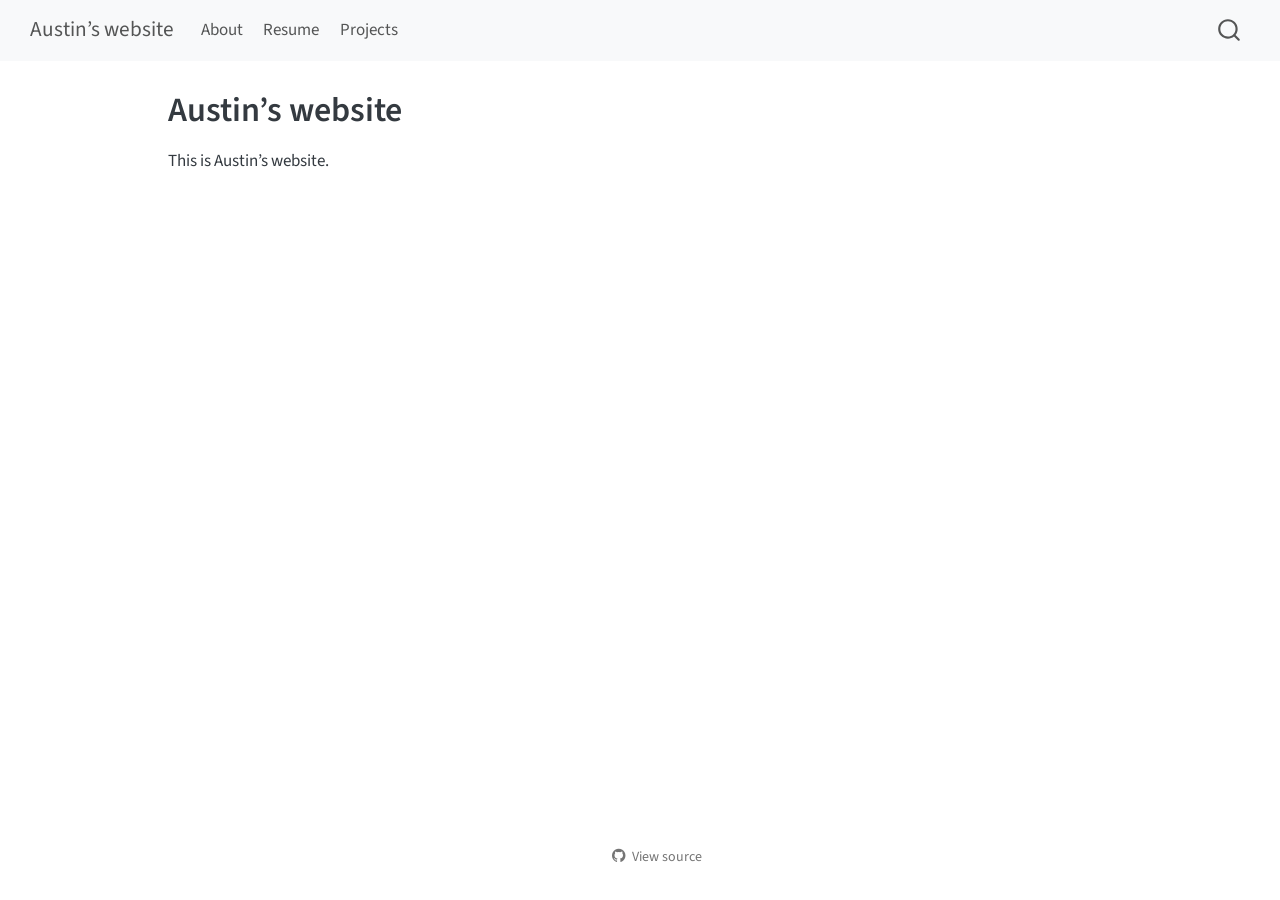
<file: docs/about.html>
<!DOCTYPE html>
<html xmlns="http://www.w3.org/1999/xhtml" lang="en" xml:lang="en"><head>

<meta charset="utf-8">
<meta name="generator" content="quarto-1.9.37">

<meta name="viewport" content="width=device-width, initial-scale=1.0, user-scalable=yes">


<title>Austin’s website</title>
<style>
/* Default styles provided by pandoc.
** See https://pandoc.org/MANUAL.html#variables-for-html for config info.
*/
code{white-space: pre-wrap;}
span.smallcaps{font-variant: small-caps;}
div.columns{display: flex; gap: min(4vw, 1.5em);}
div.column{flex: auto; overflow-x: auto;}
div.hanging-indent{margin-left: 1.5em; text-indent: -1.5em;}
ul.task-list{list-style: none;}
ul.task-list li input[type="checkbox"] {
  width: 0.8em;
  margin: 0 0.8em 0.2em -1em; /* quarto-specific, see https://github.com/quarto-dev/quarto-cli/issues/4556 */ 
  vertical-align: middle;
}
</style>


<script src="site_libs/quarto-nav/quarto-nav.js"></script>
<script src="site_libs/quarto-nav/headroom.min.js"></script>
<script src="site_libs/clipboard/clipboard.min.js"></script>
<script src="site_libs/quarto-search/autocomplete.umd.js"></script>
<script src="site_libs/quarto-search/fuse.min.js"></script>
<script src="site_libs/quarto-search/quarto-search.js"></script>
<meta name="quarto:offset" content="./">
<script src="site_libs/quarto-html/quarto.js" type="module"></script>
<script src="site_libs/quarto-html/tabsets/tabsets.js" type="module"></script>
<script src="site_libs/quarto-html/popper.min.js"></script>
<script src="site_libs/quarto-html/tippy.umd.min.js"></script>
<script src="site_libs/quarto-html/anchor.min.js"></script>
<link href="site_libs/quarto-html/tippy.css" rel="stylesheet">
<link href="site_libs/quarto-html/quarto-syntax-highlighting-7f8f88aac4f3542376d5c11b86a4c14d.css" rel="stylesheet" id="quarto-text-highlighting-styles">
<script src="site_libs/bootstrap/bootstrap.min.js"></script>
<link href="site_libs/bootstrap/bootstrap-icons.css" rel="stylesheet">
<link href="site_libs/bootstrap/bootstrap-158031087360bce0ff56dc785ce39e06.min.css" rel="stylesheet" append-hash="true" id="quarto-bootstrap" data-mode="light">
<script id="quarto-search-options" type="application/json">{
  "location": "navbar",
  "copy-button": false,
  "collapse-after": 3,
  "panel-placement": "end",
  "type": "overlay",
  "limit": 50,
  "keyboard-shortcut": [
    "f",
    "/",
    "s"
  ],
  "show-item-context": false,
  "language": {
    "search-no-results-text": "No results",
    "search-matching-documents-text": "matching documents",
    "search-copy-link-title": "Copy link to search",
    "search-hide-matches-text": "Hide additional matches",
    "search-more-match-text": "more match in this document",
    "search-more-matches-text": "more matches in this document",
    "search-clear-button-title": "Clear",
    "search-text-placeholder": "",
    "search-detached-cancel-button-title": "Cancel",
    "search-submit-button-title": "Submit",
    "search-label": "Search"
  }
}</script>


<link rel="stylesheet" href="styles.css">
</head>

<body class="nav-fixed quarto-light">

<div id="quarto-search-results"></div>
  <header id="quarto-header" class="headroom fixed-top">
    <nav class="navbar navbar-expand-lg " data-bs-theme="dark">
      <div class="navbar-container container-fluid">
      <div class="navbar-brand-container mx-auto">
    <a class="navbar-brand" href="./index.html">
    <span class="navbar-title">Austin’s website</span>
    </a>
  </div>
            <div id="quarto-search" class="" title="Search"></div>
          <button class="navbar-toggler" type="button" data-bs-toggle="collapse" data-bs-target="#navbarCollapse" aria-controls="navbarCollapse" role="menu" aria-expanded="false" aria-label="Toggle navigation" onclick="if (window.quartoToggleHeadroom) { window.quartoToggleHeadroom(); }">
  <span class="navbar-toggler-icon"></span>
</button>
          <div class="collapse navbar-collapse" id="navbarCollapse">
            <ul class="navbar-nav navbar-nav-scroll me-auto">
  <li class="nav-item">
    <a class="nav-link" href="./index.html"> 
<span class="menu-text">About</span></a>
  </li>  
  <li class="nav-item">
    <a class="nav-link" href="./resume.html"> 
<span class="menu-text">Resume</span></a>
  </li>  
  <li class="nav-item">
    <a class="nav-link" href="./projects.html"> 
<span class="menu-text">Projects</span></a>
  </li>  
</ul>
          </div> <!-- /navcollapse -->
            <div class="quarto-navbar-tools">
</div>
      </div> <!-- /container-fluid -->
    </nav>
</header>
<!-- content -->
<div id="quarto-content" class="quarto-container page-columns page-rows-contents page-layout-article page-navbar">
<!-- sidebar -->
<!-- margin-sidebar -->
    <div id="quarto-margin-sidebar" class="sidebar margin-sidebar zindex-bottom">
        
    </div>
<!-- main -->
<main class="content" id="quarto-document-content">

<header id="title-block-header" class="quarto-title-block default">
<div class="quarto-title">
<h1 class="title">Austin’s website</h1>
</div>



<div class="quarto-title-meta">

    
  
    
  </div>
  


</header>


<p>This is Austin’s website.</p>



<a onclick="window.scrollTo(0, 0); return false;" role="button" id="quarto-back-to-top"><i class="bi bi-arrow-up"></i> Back to top</a></main> <!-- /main -->
<script id="quarto-html-after-body" type="application/javascript">
  window.document.addEventListener("DOMContentLoaded", function (event) {
    const icon = "";
    const anchorJS = new window.AnchorJS();
    anchorJS.options = {
      placement: 'right',
      icon: icon
    };
    anchorJS.add('.anchored');
    const isCodeAnnotation = (el) => {
      for (const clz of el.classList) {
        if (clz.startsWith('code-annotation-')) {                     
          return true;
        }
      }
      return false;
    }
    const onCopySuccess = function(e) {
      // button target
      const button = e.trigger;
      // don't keep focus
      button.blur();
      // flash "checked"
      button.classList.add('code-copy-button-checked');
      var currentTitle = button.getAttribute("title");
      button.setAttribute("title", "Copied!");
      let tooltip;
      if (window.bootstrap) {
        button.setAttribute("data-bs-toggle", "tooltip");
        button.setAttribute("data-bs-placement", "left");
        button.setAttribute("data-bs-title", "Copied!");
        tooltip = new bootstrap.Tooltip(button, 
          { trigger: "manual", 
            customClass: "code-copy-button-tooltip",
            offset: [0, -8]});
        tooltip.show();    
      }
      setTimeout(function() {
        if (tooltip) {
          tooltip.hide();
          button.removeAttribute("data-bs-title");
          button.removeAttribute("data-bs-toggle");
          button.removeAttribute("data-bs-placement");
        }
        button.setAttribute("title", currentTitle);
        button.classList.remove('code-copy-button-checked');
      }, 1000);
      // clear code selection
      e.clearSelection();
    }
    const getTextToCopy = function(trigger) {
      const outerScaffold = trigger.parentElement.cloneNode(true);
      const codeEl = outerScaffold.querySelector('code');
      for (const childEl of codeEl.children) {
        if (isCodeAnnotation(childEl)) {
          childEl.remove();
        }
      }
      return codeEl.innerText;
    }
    const clipboard = new window.ClipboardJS('.code-copy-button:not([data-in-quarto-modal])', {
      text: getTextToCopy
    });
    clipboard.on('success', onCopySuccess);
    if (window.document.getElementById('quarto-embedded-source-code-modal')) {
      const clipboardModal = new window.ClipboardJS('.code-copy-button[data-in-quarto-modal]', {
        text: getTextToCopy,
        container: window.document.getElementById('quarto-embedded-source-code-modal')
      });
      clipboardModal.on('success', onCopySuccess);
    }
      var localhostRegex = new RegExp(/^(?:http|https):\/\/localhost\:?[0-9]*\//);
      var mailtoRegex = new RegExp(/^mailto:/);
        var filterRegex = new RegExp("https:\/\/austin-li7\.github\.io\/AustinLiWeb\/");
      var isInternal = (href) => {
          return filterRegex.test(href) || localhostRegex.test(href) || mailtoRegex.test(href);
      }
      // Inspect non-navigation links and adorn them if external
     var links = window.document.querySelectorAll('a[href]:not(.nav-link):not(.navbar-brand):not(.toc-action):not(.sidebar-link):not(.sidebar-item-toggle):not(.pagination-link):not(.no-external):not([aria-hidden]):not(.dropdown-item):not(.quarto-navigation-tool):not(.about-link)');
      for (var i=0; i<links.length; i++) {
        const link = links[i];
        if (!isInternal(link.href)) {
          // undo the damage that might have been done by quarto-nav.js in the case of
          // links that we want to consider external
          if (link.dataset.originalHref !== undefined) {
            link.href = link.dataset.originalHref;
          }
        }
      }
    function tippyHover(el, contentFn, onTriggerFn, onUntriggerFn) {
      const config = {
        allowHTML: true,
        maxWidth: 500,
        delay: 100,
        arrow: false,
        appendTo: function(el) {
            return el.parentElement;
        },
        interactive: true,
        interactiveBorder: 10,
        theme: 'quarto',
        placement: 'bottom-start',
      };
      if (contentFn) {
        config.content = contentFn;
      }
      if (onTriggerFn) {
        config.onTrigger = onTriggerFn;
      }
      if (onUntriggerFn) {
        config.onUntrigger = onUntriggerFn;
      }
      window.tippy(el, config); 
    }
    const noterefs = window.document.querySelectorAll('a[role="doc-noteref"]');
    for (var i=0; i<noterefs.length; i++) {
      const ref = noterefs[i];
      tippyHover(ref, function() {
        // use id or data attribute instead here
        let href = ref.getAttribute('data-footnote-href') || ref.getAttribute('href');
        try { href = new URL(href).hash; } catch {}
        const id = href.replace(/^#\/?/, "");
        const note = window.document.getElementById(id);
        if (note) {
          return note.innerHTML;
        } else {
          return "";
        }
      });
    }
    const xrefs = window.document.querySelectorAll('a.quarto-xref');
    const processXRef = (id, note) => {
      // Strip column container classes
      const stripColumnClz = (el) => {
        el.classList.remove("page-full", "page-columns");
        if (el.children) {
          for (const child of el.children) {
            stripColumnClz(child);
          }
        }
      }
      stripColumnClz(note)
      if (id === null || id.startsWith('sec-')) {
        // Special case sections, only their first couple elements
        const container = document.createElement("div");
        if (note.children && note.children.length > 2) {
          container.appendChild(note.children[0].cloneNode(true));
          for (let i = 1; i < note.children.length; i++) {
            const child = note.children[i];
            if (child.tagName === "P" && child.innerText === "") {
              continue;
            } else {
              container.appendChild(child.cloneNode(true));
              break;
            }
          }
          if (window.Quarto?.typesetMath) {
            window.Quarto.typesetMath(container);
          }
          return container.innerHTML
        } else {
          if (window.Quarto?.typesetMath) {
            window.Quarto.typesetMath(note);
          }
          return note.innerHTML;
        }
      } else {
        // Remove any anchor links if they are present
        const anchorLink = note.querySelector('a.anchorjs-link');
        if (anchorLink) {
          anchorLink.remove();
        }
        if (window.Quarto?.typesetMath) {
          window.Quarto.typesetMath(note);
        }
        if (note.classList.contains("callout")) {
          return note.outerHTML;
        } else {
          return note.innerHTML;
        }
      }
    }
    for (var i=0; i<xrefs.length; i++) {
      const xref = xrefs[i];
      tippyHover(xref, undefined, function(instance) {
        instance.disable();
        let url = xref.getAttribute('href');
        let hash = undefined; 
        if (url.startsWith('#')) {
          hash = url;
        } else {
          try { hash = new URL(url).hash; } catch {}
        }
        if (hash) {
          const id = hash.replace(/^#\/?/, "");
          const note = window.document.getElementById(id);
          if (note !== null) {
            try {
              const html = processXRef(id, note.cloneNode(true));
              instance.setContent(html);
            } finally {
              instance.enable();
              instance.show();
            }
          } else {
            // See if we can fetch this
            fetch(url.split('#')[0])
            .then(res => res.text())
            .then(html => {
              const parser = new DOMParser();
              const htmlDoc = parser.parseFromString(html, "text/html");
              const note = htmlDoc.getElementById(id);
              if (note !== null) {
                const html = processXRef(id, note);
                instance.setContent(html);
              } 
            }).finally(() => {
              instance.enable();
              instance.show();
            });
          }
        } else {
          // See if we can fetch a full url (with no hash to target)
          // This is a special case and we should probably do some content thinning / targeting
          fetch(url)
          .then(res => res.text())
          .then(html => {
            const parser = new DOMParser();
            const htmlDoc = parser.parseFromString(html, "text/html");
            const note = htmlDoc.querySelector('main.content');
            if (note !== null) {
              // This should only happen for chapter cross references
              // (since there is no id in the URL)
              // remove the first header
              if (note.children.length > 0 && note.children[0].tagName === "HEADER") {
                note.children[0].remove();
              }
              const html = processXRef(null, note);
              instance.setContent(html);
            } 
          }).finally(() => {
            instance.enable();
            instance.show();
          });
        }
      }, function(instance) {
      });
    }
        let selectedAnnoteEl;
        const selectorForAnnotation = ( cell, annotation) => {
          let cellAttr = 'data-code-cell="' + cell + '"';
          let lineAttr = 'data-code-annotation="' +  annotation + '"';
          const selector = 'span[' + cellAttr + '][' + lineAttr + ']';
          return selector;
        }
        const selectCodeLines = (annoteEl) => {
          const doc = window.document;
          const targetCell = annoteEl.getAttribute("data-target-cell");
          const targetAnnotation = annoteEl.getAttribute("data-target-annotation");
          const annoteSpan = window.document.querySelector(selectorForAnnotation(targetCell, targetAnnotation));
          const lines = annoteSpan.getAttribute("data-code-lines").split(",");
          const lineIds = lines.map((line) => {
            return targetCell + "-" + line;
          })
          let top = null;
          let height = null;
          let parent = null;
          if (lineIds.length > 0) {
              //compute the position of the single el (top and bottom and make a div)
              const el = window.document.getElementById(lineIds[0]);
              top = el.offsetTop;
              height = el.offsetHeight;
              parent = el.parentElement.parentElement;
            if (lineIds.length > 1) {
              const lastEl = window.document.getElementById(lineIds[lineIds.length - 1]);
              const bottom = lastEl.offsetTop + lastEl.offsetHeight;
              height = bottom - top;
            }
            if (top !== null && height !== null && parent !== null) {
              // cook up a div (if necessary) and position it 
              let div = window.document.getElementById("code-annotation-line-highlight");
              if (div === null) {
                div = window.document.createElement("div");
                div.setAttribute("id", "code-annotation-line-highlight");
                div.style.position = 'absolute';
                parent.appendChild(div);
              }
              div.style.top = top - 2 + "px";
              div.style.height = height + 4 + "px";
              div.style.left = 0;
              let gutterDiv = window.document.getElementById("code-annotation-line-highlight-gutter");
              if (gutterDiv === null) {
                gutterDiv = window.document.createElement("div");
                gutterDiv.setAttribute("id", "code-annotation-line-highlight-gutter");
                gutterDiv.style.position = 'absolute';
                const codeCell = window.document.getElementById(targetCell);
                const gutter = codeCell.querySelector('.code-annotation-gutter');
                gutter.appendChild(gutterDiv);
              }
              gutterDiv.style.top = top - 2 + "px";
              gutterDiv.style.height = height + 4 + "px";
            }
            selectedAnnoteEl = annoteEl;
          }
        };
        const unselectCodeLines = () => {
          const elementsIds = ["code-annotation-line-highlight", "code-annotation-line-highlight-gutter"];
          elementsIds.forEach((elId) => {
            const div = window.document.getElementById(elId);
            if (div) {
              div.remove();
            }
          });
          selectedAnnoteEl = undefined;
        };
          // Handle positioning of the toggle
      window.addEventListener(
        "resize",
        throttle(() => {
          elRect = undefined;
          if (selectedAnnoteEl) {
            selectCodeLines(selectedAnnoteEl);
          }
        }, 10)
      );
      function throttle(fn, ms) {
      let throttle = false;
      let timer;
        return (...args) => {
          if(!throttle) { // first call gets through
              fn.apply(this, args);
              throttle = true;
          } else { // all the others get throttled
              if(timer) clearTimeout(timer); // cancel #2
              timer = setTimeout(() => {
                fn.apply(this, args);
                timer = throttle = false;
              }, ms);
          }
        };
      }
        // Attach click handler to the DT
        const annoteDls = window.document.querySelectorAll('dt[data-target-cell]');
        for (const annoteDlNode of annoteDls) {
          annoteDlNode.addEventListener('click', (event) => {
            const clickedEl = event.target;
            if (clickedEl !== selectedAnnoteEl) {
              unselectCodeLines();
              const activeEl = window.document.querySelector('dt[data-target-cell].code-annotation-active');
              if (activeEl) {
                activeEl.classList.remove('code-annotation-active');
              }
              selectCodeLines(clickedEl);
              clickedEl.classList.add('code-annotation-active');
            } else {
              // Unselect the line
              unselectCodeLines();
              clickedEl.classList.remove('code-annotation-active');
            }
          });
        }
    const findCites = (el) => {
      const parentEl = el.parentElement;
      if (parentEl) {
        const cites = parentEl.dataset.cites;
        if (cites) {
          return {
            el,
            cites: cites.split(' ')
          };
        } else {
          return findCites(el.parentElement)
        }
      } else {
        return undefined;
      }
    };
    var bibliorefs = window.document.querySelectorAll('a[role="doc-biblioref"]');
    for (var i=0; i<bibliorefs.length; i++) {
      const ref = bibliorefs[i];
      const citeInfo = findCites(ref);
      if (citeInfo) {
        tippyHover(citeInfo.el, function() {
          var popup = window.document.createElement('div');
          citeInfo.cites.forEach(function(cite) {
            var citeDiv = window.document.createElement('div');
            citeDiv.classList.add('hanging-indent');
            citeDiv.classList.add('csl-entry');
            var biblioDiv = window.document.getElementById('ref-' + cite);
            if (biblioDiv) {
              citeDiv.innerHTML = biblioDiv.innerHTML;
            }
            popup.appendChild(citeDiv);
          });
          return popup.innerHTML;
        });
      }
    }
  });
  </script>
</div> <!-- /content -->




<footer class="footer"><div class="nav-footer"><div class="nav-footer-center"><div class="toc-actions"><ul><li><a href="https://github.com/Austin-Li7/AustinLiWeb/blob/main/about.qmd" class="toc-action"><i class="bi bi-github"></i>View source</a></li></ul></div></div></div></footer></body></html>
</file>
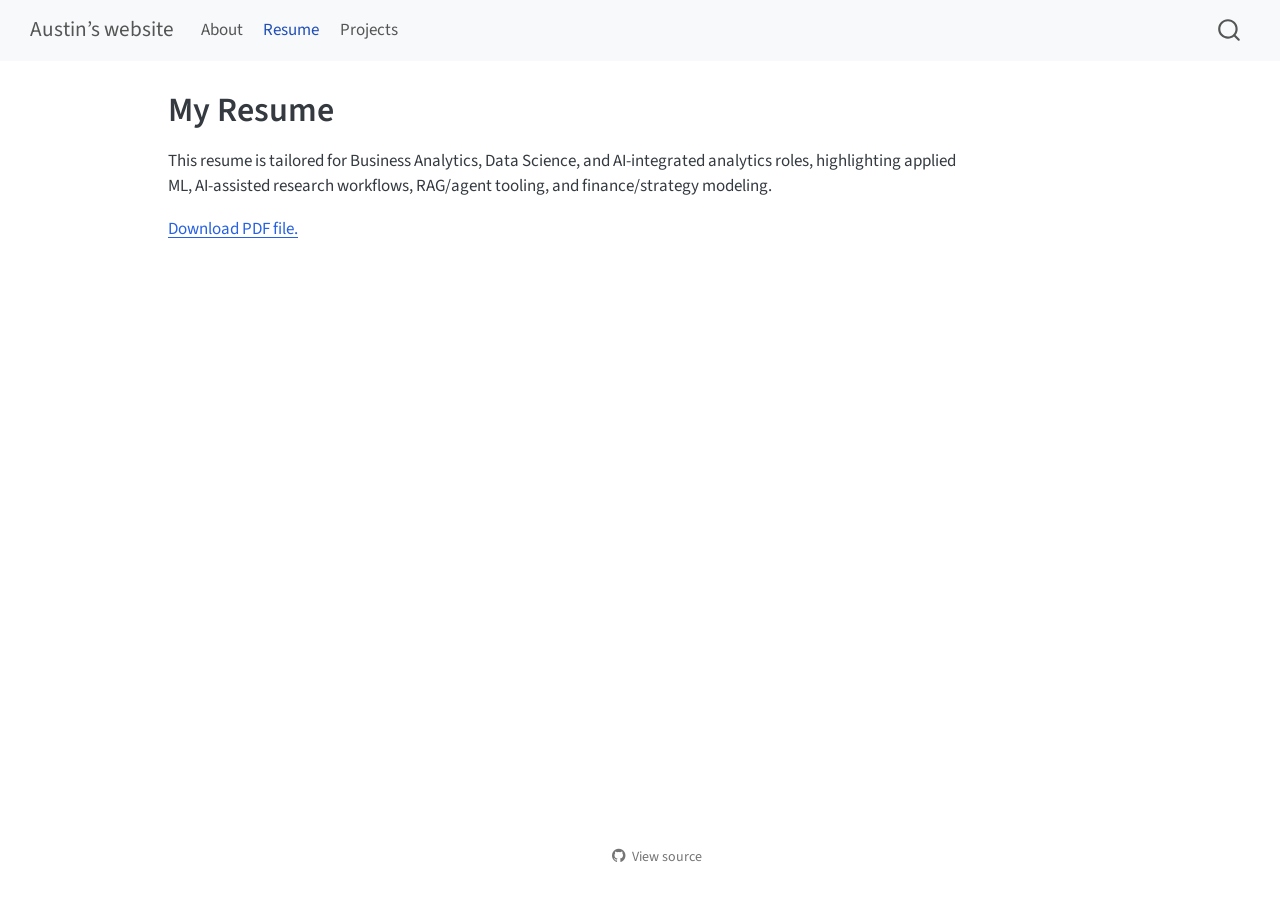
<file: docs/resume.html>
<!DOCTYPE html>
<html xmlns="http://www.w3.org/1999/xhtml" lang="en" xml:lang="en"><head>

<meta charset="utf-8">
<meta name="generator" content="quarto-1.9.37">

<meta name="viewport" content="width=device-width, initial-scale=1.0, user-scalable=yes">


<title>My Resume – Austin’s website</title>
<style>
/* Default styles provided by pandoc.
** See https://pandoc.org/MANUAL.html#variables-for-html for config info.
*/
code{white-space: pre-wrap;}
span.smallcaps{font-variant: small-caps;}
div.columns{display: flex; gap: min(4vw, 1.5em);}
div.column{flex: auto; overflow-x: auto;}
div.hanging-indent{margin-left: 1.5em; text-indent: -1.5em;}
ul.task-list{list-style: none;}
ul.task-list li input[type="checkbox"] {
  width: 0.8em;
  margin: 0 0.8em 0.2em -1em; /* quarto-specific, see https://github.com/quarto-dev/quarto-cli/issues/4556 */ 
  vertical-align: middle;
}
</style>


<script src="site_libs/quarto-nav/quarto-nav.js"></script>
<script src="site_libs/quarto-nav/headroom.min.js"></script>
<script src="site_libs/clipboard/clipboard.min.js"></script>
<script src="site_libs/quarto-search/autocomplete.umd.js"></script>
<script src="site_libs/quarto-search/fuse.min.js"></script>
<script src="site_libs/quarto-search/quarto-search.js"></script>
<meta name="quarto:offset" content="./">
<script src="site_libs/quarto-html/quarto.js" type="module"></script>
<script src="site_libs/quarto-html/tabsets/tabsets.js" type="module"></script>
<script src="site_libs/quarto-html/popper.min.js"></script>
<script src="site_libs/quarto-html/tippy.umd.min.js"></script>
<script src="site_libs/quarto-html/anchor.min.js"></script>
<link href="site_libs/quarto-html/tippy.css" rel="stylesheet">
<link href="site_libs/quarto-html/quarto-syntax-highlighting-7f8f88aac4f3542376d5c11b86a4c14d.css" rel="stylesheet" id="quarto-text-highlighting-styles">
<script src="site_libs/bootstrap/bootstrap.min.js"></script>
<link href="site_libs/bootstrap/bootstrap-icons.css" rel="stylesheet">
<link href="site_libs/bootstrap/bootstrap-158031087360bce0ff56dc785ce39e06.min.css" rel="stylesheet" append-hash="true" id="quarto-bootstrap" data-mode="light">
<script id="quarto-search-options" type="application/json">{
  "location": "navbar",
  "copy-button": false,
  "collapse-after": 3,
  "panel-placement": "end",
  "type": "overlay",
  "limit": 50,
  "keyboard-shortcut": [
    "f",
    "/",
    "s"
  ],
  "show-item-context": false,
  "language": {
    "search-no-results-text": "No results",
    "search-matching-documents-text": "matching documents",
    "search-copy-link-title": "Copy link to search",
    "search-hide-matches-text": "Hide additional matches",
    "search-more-match-text": "more match in this document",
    "search-more-matches-text": "more matches in this document",
    "search-clear-button-title": "Clear",
    "search-text-placeholder": "",
    "search-detached-cancel-button-title": "Cancel",
    "search-submit-button-title": "Submit",
    "search-label": "Search"
  }
}</script>


<link rel="stylesheet" href="styles.css">
</head>

<body class="nav-fixed quarto-light">

<div id="quarto-search-results"></div>
  <header id="quarto-header" class="headroom fixed-top">
    <nav class="navbar navbar-expand-lg " data-bs-theme="dark">
      <div class="navbar-container container-fluid">
      <div class="navbar-brand-container mx-auto">
    <a class="navbar-brand" href="./index.html">
    <span class="navbar-title">Austin’s website</span>
    </a>
  </div>
            <div id="quarto-search" class="" title="Search"></div>
          <button class="navbar-toggler" type="button" data-bs-toggle="collapse" data-bs-target="#navbarCollapse" aria-controls="navbarCollapse" role="menu" aria-expanded="false" aria-label="Toggle navigation" onclick="if (window.quartoToggleHeadroom) { window.quartoToggleHeadroom(); }">
  <span class="navbar-toggler-icon"></span>
</button>
          <div class="collapse navbar-collapse" id="navbarCollapse">
            <ul class="navbar-nav navbar-nav-scroll me-auto">
  <li class="nav-item">
    <a class="nav-link" href="./index.html"> 
<span class="menu-text">About</span></a>
  </li>  
  <li class="nav-item">
    <a class="nav-link active" href="./resume.html" aria-current="page"> 
<span class="menu-text">Resume</span></a>
  </li>  
  <li class="nav-item">
    <a class="nav-link" href="./projects.html"> 
<span class="menu-text">Projects</span></a>
  </li>  
</ul>
          </div> <!-- /navcollapse -->
            <div class="quarto-navbar-tools">
</div>
      </div> <!-- /container-fluid -->
    </nav>
</header>
<!-- content -->
<div id="quarto-content" class="quarto-container page-columns page-rows-contents page-layout-article page-navbar">
<!-- sidebar -->
<!-- margin-sidebar -->
    <div id="quarto-margin-sidebar" class="sidebar margin-sidebar zindex-bottom">
        
    </div>
<!-- main -->
<main class="content" id="quarto-document-content">

<header id="title-block-header" class="quarto-title-block default">
<div class="quarto-title">
<h1 class="title">My Resume</h1>
</div>



<div class="quarto-title-meta">

    
  
    
  </div>
  


</header>


<p>This resume is tailored for Business Analytics, Data Science, and AI-integrated analytics roles, highlighting applied ML, AI-assisted research workflows, RAG/agent tooling, and finance/strategy modeling.</p>
<p><object data="files/resume.pdf" type="application/pdf" width="100%" height="800"><a href="files/resume.pdf" download="">Download PDF file.</a></object></p>



<a onclick="window.scrollTo(0, 0); return false;" role="button" id="quarto-back-to-top"><i class="bi bi-arrow-up"></i> Back to top</a></main> <!-- /main -->
<script id="quarto-html-after-body" type="application/javascript">
  window.document.addEventListener("DOMContentLoaded", function (event) {
    const icon = "";
    const anchorJS = new window.AnchorJS();
    anchorJS.options = {
      placement: 'right',
      icon: icon
    };
    anchorJS.add('.anchored');
    const isCodeAnnotation = (el) => {
      for (const clz of el.classList) {
        if (clz.startsWith('code-annotation-')) {                     
          return true;
        }
      }
      return false;
    }
    const onCopySuccess = function(e) {
      // button target
      const button = e.trigger;
      // don't keep focus
      button.blur();
      // flash "checked"
      button.classList.add('code-copy-button-checked');
      var currentTitle = button.getAttribute("title");
      button.setAttribute("title", "Copied!");
      let tooltip;
      if (window.bootstrap) {
        button.setAttribute("data-bs-toggle", "tooltip");
        button.setAttribute("data-bs-placement", "left");
        button.setAttribute("data-bs-title", "Copied!");
        tooltip = new bootstrap.Tooltip(button, 
          { trigger: "manual", 
            customClass: "code-copy-button-tooltip",
            offset: [0, -8]});
        tooltip.show();    
      }
      setTimeout(function() {
        if (tooltip) {
          tooltip.hide();
          button.removeAttribute("data-bs-title");
          button.removeAttribute("data-bs-toggle");
          button.removeAttribute("data-bs-placement");
        }
        button.setAttribute("title", currentTitle);
        button.classList.remove('code-copy-button-checked');
      }, 1000);
      // clear code selection
      e.clearSelection();
    }
    const getTextToCopy = function(trigger) {
      const outerScaffold = trigger.parentElement.cloneNode(true);
      const codeEl = outerScaffold.querySelector('code');
      for (const childEl of codeEl.children) {
        if (isCodeAnnotation(childEl)) {
          childEl.remove();
        }
      }
      return codeEl.innerText;
    }
    const clipboard = new window.ClipboardJS('.code-copy-button:not([data-in-quarto-modal])', {
      text: getTextToCopy
    });
    clipboard.on('success', onCopySuccess);
    if (window.document.getElementById('quarto-embedded-source-code-modal')) {
      const clipboardModal = new window.ClipboardJS('.code-copy-button[data-in-quarto-modal]', {
        text: getTextToCopy,
        container: window.document.getElementById('quarto-embedded-source-code-modal')
      });
      clipboardModal.on('success', onCopySuccess);
    }
      var localhostRegex = new RegExp(/^(?:http|https):\/\/localhost\:?[0-9]*\//);
      var mailtoRegex = new RegExp(/^mailto:/);
        var filterRegex = new RegExp("https:\/\/austin-li7\.github\.io\/AustinLiWeb\/");
      var isInternal = (href) => {
          return filterRegex.test(href) || localhostRegex.test(href) || mailtoRegex.test(href);
      }
      // Inspect non-navigation links and adorn them if external
     var links = window.document.querySelectorAll('a[href]:not(.nav-link):not(.navbar-brand):not(.toc-action):not(.sidebar-link):not(.sidebar-item-toggle):not(.pagination-link):not(.no-external):not([aria-hidden]):not(.dropdown-item):not(.quarto-navigation-tool):not(.about-link)');
      for (var i=0; i<links.length; i++) {
        const link = links[i];
        if (!isInternal(link.href)) {
          // undo the damage that might have been done by quarto-nav.js in the case of
          // links that we want to consider external
          if (link.dataset.originalHref !== undefined) {
            link.href = link.dataset.originalHref;
          }
        }
      }
    function tippyHover(el, contentFn, onTriggerFn, onUntriggerFn) {
      const config = {
        allowHTML: true,
        maxWidth: 500,
        delay: 100,
        arrow: false,
        appendTo: function(el) {
            return el.parentElement;
        },
        interactive: true,
        interactiveBorder: 10,
        theme: 'quarto',
        placement: 'bottom-start',
      };
      if (contentFn) {
        config.content = contentFn;
      }
      if (onTriggerFn) {
        config.onTrigger = onTriggerFn;
      }
      if (onUntriggerFn) {
        config.onUntrigger = onUntriggerFn;
      }
      window.tippy(el, config); 
    }
    const noterefs = window.document.querySelectorAll('a[role="doc-noteref"]');
    for (var i=0; i<noterefs.length; i++) {
      const ref = noterefs[i];
      tippyHover(ref, function() {
        // use id or data attribute instead here
        let href = ref.getAttribute('data-footnote-href') || ref.getAttribute('href');
        try { href = new URL(href).hash; } catch {}
        const id = href.replace(/^#\/?/, "");
        const note = window.document.getElementById(id);
        if (note) {
          return note.innerHTML;
        } else {
          return "";
        }
      });
    }
    const xrefs = window.document.querySelectorAll('a.quarto-xref');
    const processXRef = (id, note) => {
      // Strip column container classes
      const stripColumnClz = (el) => {
        el.classList.remove("page-full", "page-columns");
        if (el.children) {
          for (const child of el.children) {
            stripColumnClz(child);
          }
        }
      }
      stripColumnClz(note)
      if (id === null || id.startsWith('sec-')) {
        // Special case sections, only their first couple elements
        const container = document.createElement("div");
        if (note.children && note.children.length > 2) {
          container.appendChild(note.children[0].cloneNode(true));
          for (let i = 1; i < note.children.length; i++) {
            const child = note.children[i];
            if (child.tagName === "P" && child.innerText === "") {
              continue;
            } else {
              container.appendChild(child.cloneNode(true));
              break;
            }
          }
          if (window.Quarto?.typesetMath) {
            window.Quarto.typesetMath(container);
          }
          return container.innerHTML
        } else {
          if (window.Quarto?.typesetMath) {
            window.Quarto.typesetMath(note);
          }
          return note.innerHTML;
        }
      } else {
        // Remove any anchor links if they are present
        const anchorLink = note.querySelector('a.anchorjs-link');
        if (anchorLink) {
          anchorLink.remove();
        }
        if (window.Quarto?.typesetMath) {
          window.Quarto.typesetMath(note);
        }
        if (note.classList.contains("callout")) {
          return note.outerHTML;
        } else {
          return note.innerHTML;
        }
      }
    }
    for (var i=0; i<xrefs.length; i++) {
      const xref = xrefs[i];
      tippyHover(xref, undefined, function(instance) {
        instance.disable();
        let url = xref.getAttribute('href');
        let hash = undefined; 
        if (url.startsWith('#')) {
          hash = url;
        } else {
          try { hash = new URL(url).hash; } catch {}
        }
        if (hash) {
          const id = hash.replace(/^#\/?/, "");
          const note = window.document.getElementById(id);
          if (note !== null) {
            try {
              const html = processXRef(id, note.cloneNode(true));
              instance.setContent(html);
            } finally {
              instance.enable();
              instance.show();
            }
          } else {
            // See if we can fetch this
            fetch(url.split('#')[0])
            .then(res => res.text())
            .then(html => {
              const parser = new DOMParser();
              const htmlDoc = parser.parseFromString(html, "text/html");
              const note = htmlDoc.getElementById(id);
              if (note !== null) {
                const html = processXRef(id, note);
                instance.setContent(html);
              } 
            }).finally(() => {
              instance.enable();
              instance.show();
            });
          }
        } else {
          // See if we can fetch a full url (with no hash to target)
          // This is a special case and we should probably do some content thinning / targeting
          fetch(url)
          .then(res => res.text())
          .then(html => {
            const parser = new DOMParser();
            const htmlDoc = parser.parseFromString(html, "text/html");
            const note = htmlDoc.querySelector('main.content');
            if (note !== null) {
              // This should only happen for chapter cross references
              // (since there is no id in the URL)
              // remove the first header
              if (note.children.length > 0 && note.children[0].tagName === "HEADER") {
                note.children[0].remove();
              }
              const html = processXRef(null, note);
              instance.setContent(html);
            } 
          }).finally(() => {
            instance.enable();
            instance.show();
          });
        }
      }, function(instance) {
      });
    }
        let selectedAnnoteEl;
        const selectorForAnnotation = ( cell, annotation) => {
          let cellAttr = 'data-code-cell="' + cell + '"';
          let lineAttr = 'data-code-annotation="' +  annotation + '"';
          const selector = 'span[' + cellAttr + '][' + lineAttr + ']';
          return selector;
        }
        const selectCodeLines = (annoteEl) => {
          const doc = window.document;
          const targetCell = annoteEl.getAttribute("data-target-cell");
          const targetAnnotation = annoteEl.getAttribute("data-target-annotation");
          const annoteSpan = window.document.querySelector(selectorForAnnotation(targetCell, targetAnnotation));
          const lines = annoteSpan.getAttribute("data-code-lines").split(",");
          const lineIds = lines.map((line) => {
            return targetCell + "-" + line;
          })
          let top = null;
          let height = null;
          let parent = null;
          if (lineIds.length > 0) {
              //compute the position of the single el (top and bottom and make a div)
              const el = window.document.getElementById(lineIds[0]);
              top = el.offsetTop;
              height = el.offsetHeight;
              parent = el.parentElement.parentElement;
            if (lineIds.length > 1) {
              const lastEl = window.document.getElementById(lineIds[lineIds.length - 1]);
              const bottom = lastEl.offsetTop + lastEl.offsetHeight;
              height = bottom - top;
            }
            if (top !== null && height !== null && parent !== null) {
              // cook up a div (if necessary) and position it 
              let div = window.document.getElementById("code-annotation-line-highlight");
              if (div === null) {
                div = window.document.createElement("div");
                div.setAttribute("id", "code-annotation-line-highlight");
                div.style.position = 'absolute';
                parent.appendChild(div);
              }
              div.style.top = top - 2 + "px";
              div.style.height = height + 4 + "px";
              div.style.left = 0;
              let gutterDiv = window.document.getElementById("code-annotation-line-highlight-gutter");
              if (gutterDiv === null) {
                gutterDiv = window.document.createElement("div");
                gutterDiv.setAttribute("id", "code-annotation-line-highlight-gutter");
                gutterDiv.style.position = 'absolute';
                const codeCell = window.document.getElementById(targetCell);
                const gutter = codeCell.querySelector('.code-annotation-gutter');
                gutter.appendChild(gutterDiv);
              }
              gutterDiv.style.top = top - 2 + "px";
              gutterDiv.style.height = height + 4 + "px";
            }
            selectedAnnoteEl = annoteEl;
          }
        };
        const unselectCodeLines = () => {
          const elementsIds = ["code-annotation-line-highlight", "code-annotation-line-highlight-gutter"];
          elementsIds.forEach((elId) => {
            const div = window.document.getElementById(elId);
            if (div) {
              div.remove();
            }
          });
          selectedAnnoteEl = undefined;
        };
          // Handle positioning of the toggle
      window.addEventListener(
        "resize",
        throttle(() => {
          elRect = undefined;
          if (selectedAnnoteEl) {
            selectCodeLines(selectedAnnoteEl);
          }
        }, 10)
      );
      function throttle(fn, ms) {
      let throttle = false;
      let timer;
        return (...args) => {
          if(!throttle) { // first call gets through
              fn.apply(this, args);
              throttle = true;
          } else { // all the others get throttled
              if(timer) clearTimeout(timer); // cancel #2
              timer = setTimeout(() => {
                fn.apply(this, args);
                timer = throttle = false;
              }, ms);
          }
        };
      }
        // Attach click handler to the DT
        const annoteDls = window.document.querySelectorAll('dt[data-target-cell]');
        for (const annoteDlNode of annoteDls) {
          annoteDlNode.addEventListener('click', (event) => {
            const clickedEl = event.target;
            if (clickedEl !== selectedAnnoteEl) {
              unselectCodeLines();
              const activeEl = window.document.querySelector('dt[data-target-cell].code-annotation-active');
              if (activeEl) {
                activeEl.classList.remove('code-annotation-active');
              }
              selectCodeLines(clickedEl);
              clickedEl.classList.add('code-annotation-active');
            } else {
              // Unselect the line
              unselectCodeLines();
              clickedEl.classList.remove('code-annotation-active');
            }
          });
        }
    const findCites = (el) => {
      const parentEl = el.parentElement;
      if (parentEl) {
        const cites = parentEl.dataset.cites;
        if (cites) {
          return {
            el,
            cites: cites.split(' ')
          };
        } else {
          return findCites(el.parentElement)
        }
      } else {
        return undefined;
      }
    };
    var bibliorefs = window.document.querySelectorAll('a[role="doc-biblioref"]');
    for (var i=0; i<bibliorefs.length; i++) {
      const ref = bibliorefs[i];
      const citeInfo = findCites(ref);
      if (citeInfo) {
        tippyHover(citeInfo.el, function() {
          var popup = window.document.createElement('div');
          citeInfo.cites.forEach(function(cite) {
            var citeDiv = window.document.createElement('div');
            citeDiv.classList.add('hanging-indent');
            citeDiv.classList.add('csl-entry');
            var biblioDiv = window.document.getElementById('ref-' + cite);
            if (biblioDiv) {
              citeDiv.innerHTML = biblioDiv.innerHTML;
            }
            popup.appendChild(citeDiv);
          });
          return popup.innerHTML;
        });
      }
    }
  });
  </script>
</div> <!-- /content -->




<footer class="footer"><div class="nav-footer"><div class="nav-footer-center"><div class="toc-actions"><ul><li><a href="https://github.com/Austin-Li7/AustinLiWeb/blob/main/resume.qmd" class="toc-action"><i class="bi bi-github"></i>View source</a></li></ul></div></div></div></footer></body></html>
</file>
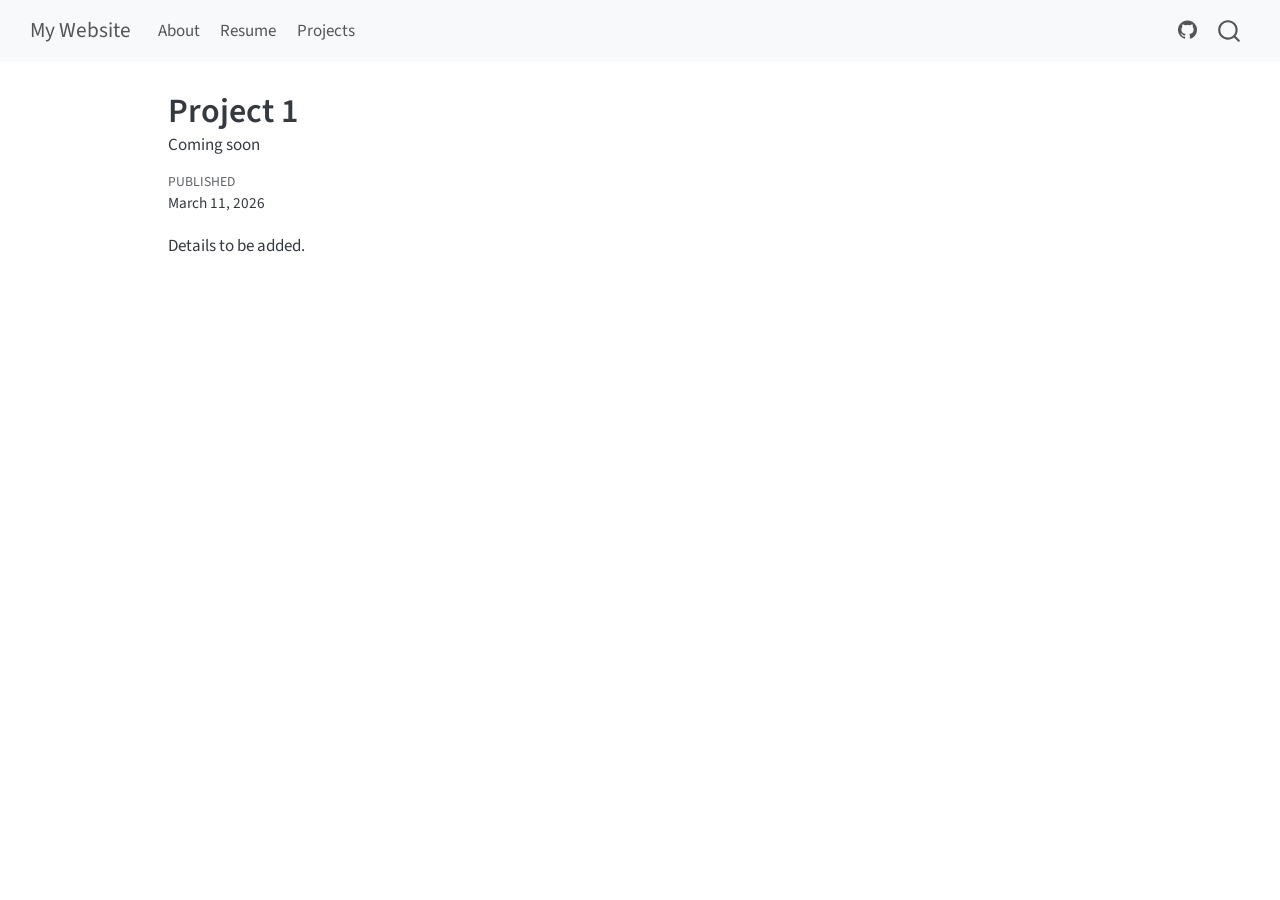
<file: docs/projects/project1.html>
<!DOCTYPE html>
<html xmlns="http://www.w3.org/1999/xhtml" lang="en" xml:lang="en"><head>

<meta charset="utf-8">
<meta name="generator" content="quarto-1.9.31">

<meta name="viewport" content="width=device-width, initial-scale=1.0, user-scalable=yes">

<meta name="dcterms.date" content="2026-03-11">
<meta name="description" content="Coming soon">

<title>Project 1 – My Website</title>
<style>
/* Default styles provided by pandoc.
** See https://pandoc.org/MANUAL.html#variables-for-html for config info.
*/
code{white-space: pre-wrap;}
span.smallcaps{font-variant: small-caps;}
div.columns{display: flex; gap: min(4vw, 1.5em);}
div.column{flex: auto; overflow-x: auto;}
div.hanging-indent{margin-left: 1.5em; text-indent: -1.5em;}
ul.task-list{list-style: none;}
ul.task-list li input[type="checkbox"] {
  width: 0.8em;
  margin: 0 0.8em 0.2em -1em; /* quarto-specific, see https://github.com/quarto-dev/quarto-cli/issues/4556 */ 
  vertical-align: middle;
}
</style>


<script src="../site_libs/quarto-nav/quarto-nav.js"></script>
<script src="../site_libs/quarto-nav/headroom.min.js"></script>
<script src="../site_libs/clipboard/clipboard.min.js"></script>
<script src="../site_libs/quarto-search/autocomplete.umd.js"></script>
<script src="../site_libs/quarto-search/fuse.min.js"></script>
<script src="../site_libs/quarto-search/quarto-search.js"></script>
<meta name="quarto:offset" content="../">
<script src="../site_libs/quarto-html/quarto.js" type="module"></script>
<script src="../site_libs/quarto-html/tabsets/tabsets.js" type="module"></script>
<script src="../site_libs/quarto-html/popper.min.js"></script>
<script src="../site_libs/quarto-html/tippy.umd.min.js"></script>
<script src="../site_libs/quarto-html/anchor.min.js"></script>
<link href="../site_libs/quarto-html/tippy.css" rel="stylesheet">
<link href="../site_libs/quarto-html/quarto-syntax-highlighting-7c69b197886ae2a34062761d21e44731.css" rel="stylesheet" id="quarto-text-highlighting-styles">
<script src="../site_libs/bootstrap/bootstrap.min.js"></script>
<link href="../site_libs/bootstrap/bootstrap-icons.css" rel="stylesheet">
<link href="../site_libs/bootstrap/bootstrap-158031087360bce0ff56dc785ce39e06.min.css" rel="stylesheet" append-hash="true" id="quarto-bootstrap" data-mode="light">
<script id="quarto-search-options" type="application/json">{
  "location": "navbar",
  "copy-button": false,
  "collapse-after": 3,
  "panel-placement": "end",
  "type": "overlay",
  "limit": 50,
  "keyboard-shortcut": [
    "f",
    "/",
    "s"
  ],
  "show-item-context": false,
  "language": {
    "search-no-results-text": "No results",
    "search-matching-documents-text": "matching documents",
    "search-copy-link-title": "Copy link to search",
    "search-hide-matches-text": "Hide additional matches",
    "search-more-match-text": "more match in this document",
    "search-more-matches-text": "more matches in this document",
    "search-clear-button-title": "Clear",
    "search-text-placeholder": "",
    "search-detached-cancel-button-title": "Cancel",
    "search-submit-button-title": "Submit",
    "search-label": "Search"
  }
}</script>


<link rel="stylesheet" href="../styles.css">
</head>

<body class="nav-fixed quarto-light">

<div id="quarto-search-results"></div>
  <header id="quarto-header" class="headroom fixed-top">
    <nav class="navbar navbar-expand-lg " data-bs-theme="dark">
      <div class="navbar-container container-fluid">
      <div class="navbar-brand-container mx-auto">
    <a class="navbar-brand" href="../index.html">
    <span class="navbar-title">My Website</span>
    </a>
  </div>
            <div id="quarto-search" class="" title="Search"></div>
          <button class="navbar-toggler" type="button" data-bs-toggle="collapse" data-bs-target="#navbarCollapse" aria-controls="navbarCollapse" role="menu" aria-expanded="false" aria-label="Toggle navigation" onclick="if (window.quartoToggleHeadroom) { window.quartoToggleHeadroom(); }">
  <span class="navbar-toggler-icon"></span>
</button>
          <div class="collapse navbar-collapse" id="navbarCollapse">
            <ul class="navbar-nav navbar-nav-scroll me-auto">
  <li class="nav-item">
    <a class="nav-link" href="../index.html"> 
<span class="menu-text">About</span></a>
  </li>  
  <li class="nav-item">
    <a class="nav-link" href="../resume.html"> 
<span class="menu-text">Resume</span></a>
  </li>  
  <li class="nav-item">
    <a class="nav-link" href="../projects.html"> 
<span class="menu-text">Projects</span></a>
  </li>  
</ul>
            <ul class="navbar-nav navbar-nav-scroll ms-auto">
  <li class="nav-item compact">
    <a class="nav-link" href="https://github.com/Austin-Li7/AustinLiWeb"> <i class="bi bi-github" role="img">
</i> 
<span class="menu-text"></span></a>
  </li>  
</ul>
          </div> <!-- /navcollapse -->
            <div class="quarto-navbar-tools">
</div>
      </div> <!-- /container-fluid -->
    </nav>
</header>
<!-- content -->
<div id="quarto-content" class="quarto-container page-columns page-rows-contents page-layout-article page-navbar">
<!-- sidebar -->
<!-- margin-sidebar -->
    <div id="quarto-margin-sidebar" class="sidebar margin-sidebar zindex-bottom">
        
    </div>
<!-- main -->
<main class="content" id="quarto-document-content">

<header id="title-block-header" class="quarto-title-block default">
<div class="quarto-title">
<h1 class="title">Project 1</h1>
</div>

<div>
  <div class="description">
    Coming soon
  </div>
</div>


<div class="quarto-title-meta">

    
    <div>
    <div class="quarto-title-meta-heading">Published</div>
    <div class="quarto-title-meta-contents">
      <p class="date">March 11, 2026</p>
    </div>
  </div>
  
    
  </div>
  


</header>


<p>Details to be added.</p>



</main> <!-- /main -->
<script id="quarto-html-after-body" type="application/javascript">
  window.document.addEventListener("DOMContentLoaded", function (event) {
    const icon = "";
    const anchorJS = new window.AnchorJS();
    anchorJS.options = {
      placement: 'right',
      icon: icon
    };
    anchorJS.add('.anchored');
    const isCodeAnnotation = (el) => {
      for (const clz of el.classList) {
        if (clz.startsWith('code-annotation-')) {                     
          return true;
        }
      }
      return false;
    }
    const onCopySuccess = function(e) {
      // button target
      const button = e.trigger;
      // don't keep focus
      button.blur();
      // flash "checked"
      button.classList.add('code-copy-button-checked');
      var currentTitle = button.getAttribute("title");
      button.setAttribute("title", "Copied!");
      let tooltip;
      if (window.bootstrap) {
        button.setAttribute("data-bs-toggle", "tooltip");
        button.setAttribute("data-bs-placement", "left");
        button.setAttribute("data-bs-title", "Copied!");
        tooltip = new bootstrap.Tooltip(button, 
          { trigger: "manual", 
            customClass: "code-copy-button-tooltip",
            offset: [0, -8]});
        tooltip.show();    
      }
      setTimeout(function() {
        if (tooltip) {
          tooltip.hide();
          button.removeAttribute("data-bs-title");
          button.removeAttribute("data-bs-toggle");
          button.removeAttribute("data-bs-placement");
        }
        button.setAttribute("title", currentTitle);
        button.classList.remove('code-copy-button-checked');
      }, 1000);
      // clear code selection
      e.clearSelection();
    }
    const getTextToCopy = function(trigger) {
      const outerScaffold = trigger.parentElement.cloneNode(true);
      const codeEl = outerScaffold.querySelector('code');
      for (const childEl of codeEl.children) {
        if (isCodeAnnotation(childEl)) {
          childEl.remove();
        }
      }
      return codeEl.innerText;
    }
    const clipboard = new window.ClipboardJS('.code-copy-button:not([data-in-quarto-modal])', {
      text: getTextToCopy
    });
    clipboard.on('success', onCopySuccess);
    if (window.document.getElementById('quarto-embedded-source-code-modal')) {
      const clipboardModal = new window.ClipboardJS('.code-copy-button[data-in-quarto-modal]', {
        text: getTextToCopy,
        container: window.document.getElementById('quarto-embedded-source-code-modal')
      });
      clipboardModal.on('success', onCopySuccess);
    }
      var localhostRegex = new RegExp(/^(?:http|https):\/\/localhost\:?[0-9]*\//);
      var mailtoRegex = new RegExp(/^mailto:/);
        var filterRegex = new RegExp('/' + window.location.host + '/');
      var isInternal = (href) => {
          return filterRegex.test(href) || localhostRegex.test(href) || mailtoRegex.test(href);
      }
      // Inspect non-navigation links and adorn them if external
     var links = window.document.querySelectorAll('a[href]:not(.nav-link):not(.navbar-brand):not(.toc-action):not(.sidebar-link):not(.sidebar-item-toggle):not(.pagination-link):not(.no-external):not([aria-hidden]):not(.dropdown-item):not(.quarto-navigation-tool):not(.about-link)');
      for (var i=0; i<links.length; i++) {
        const link = links[i];
        if (!isInternal(link.href)) {
          // undo the damage that might have been done by quarto-nav.js in the case of
          // links that we want to consider external
          if (link.dataset.originalHref !== undefined) {
            link.href = link.dataset.originalHref;
          }
        }
      }
    function tippyHover(el, contentFn, onTriggerFn, onUntriggerFn) {
      const config = {
        allowHTML: true,
        maxWidth: 500,
        delay: 100,
        arrow: false,
        appendTo: function(el) {
            return el.parentElement;
        },
        interactive: true,
        interactiveBorder: 10,
        theme: 'quarto',
        placement: 'bottom-start',
      };
      if (contentFn) {
        config.content = contentFn;
      }
      if (onTriggerFn) {
        config.onTrigger = onTriggerFn;
      }
      if (onUntriggerFn) {
        config.onUntrigger = onUntriggerFn;
      }
      window.tippy(el, config); 
    }
    const noterefs = window.document.querySelectorAll('a[role="doc-noteref"]');
    for (var i=0; i<noterefs.length; i++) {
      const ref = noterefs[i];
      tippyHover(ref, function() {
        // use id or data attribute instead here
        let href = ref.getAttribute('data-footnote-href') || ref.getAttribute('href');
        try { href = new URL(href).hash; } catch {}
        const id = href.replace(/^#\/?/, "");
        const note = window.document.getElementById(id);
        if (note) {
          return note.innerHTML;
        } else {
          return "";
        }
      });
    }
    const xrefs = window.document.querySelectorAll('a.quarto-xref');
    const processXRef = (id, note) => {
      // Strip column container classes
      const stripColumnClz = (el) => {
        el.classList.remove("page-full", "page-columns");
        if (el.children) {
          for (const child of el.children) {
            stripColumnClz(child);
          }
        }
      }
      stripColumnClz(note)
      if (id === null || id.startsWith('sec-')) {
        // Special case sections, only their first couple elements
        const container = document.createElement("div");
        if (note.children && note.children.length > 2) {
          container.appendChild(note.children[0].cloneNode(true));
          for (let i = 1; i < note.children.length; i++) {
            const child = note.children[i];
            if (child.tagName === "P" && child.innerText === "") {
              continue;
            } else {
              container.appendChild(child.cloneNode(true));
              break;
            }
          }
          if (window.Quarto?.typesetMath) {
            window.Quarto.typesetMath(container);
          }
          return container.innerHTML
        } else {
          if (window.Quarto?.typesetMath) {
            window.Quarto.typesetMath(note);
          }
          return note.innerHTML;
        }
      } else {
        // Remove any anchor links if they are present
        const anchorLink = note.querySelector('a.anchorjs-link');
        if (anchorLink) {
          anchorLink.remove();
        }
        if (window.Quarto?.typesetMath) {
          window.Quarto.typesetMath(note);
        }
        if (note.classList.contains("callout")) {
          return note.outerHTML;
        } else {
          return note.innerHTML;
        }
      }
    }
    for (var i=0; i<xrefs.length; i++) {
      const xref = xrefs[i];
      tippyHover(xref, undefined, function(instance) {
        instance.disable();
        let url = xref.getAttribute('href');
        let hash = undefined; 
        if (url.startsWith('#')) {
          hash = url;
        } else {
          try { hash = new URL(url).hash; } catch {}
        }
        if (hash) {
          const id = hash.replace(/^#\/?/, "");
          const note = window.document.getElementById(id);
          if (note !== null) {
            try {
              const html = processXRef(id, note.cloneNode(true));
              instance.setContent(html);
            } finally {
              instance.enable();
              instance.show();
            }
          } else {
            // See if we can fetch this
            fetch(url.split('#')[0])
            .then(res => res.text())
            .then(html => {
              const parser = new DOMParser();
              const htmlDoc = parser.parseFromString(html, "text/html");
              const note = htmlDoc.getElementById(id);
              if (note !== null) {
                const html = processXRef(id, note);
                instance.setContent(html);
              } 
            }).finally(() => {
              instance.enable();
              instance.show();
            });
          }
        } else {
          // See if we can fetch a full url (with no hash to target)
          // This is a special case and we should probably do some content thinning / targeting
          fetch(url)
          .then(res => res.text())
          .then(html => {
            const parser = new DOMParser();
            const htmlDoc = parser.parseFromString(html, "text/html");
            const note = htmlDoc.querySelector('main.content');
            if (note !== null) {
              // This should only happen for chapter cross references
              // (since there is no id in the URL)
              // remove the first header
              if (note.children.length > 0 && note.children[0].tagName === "HEADER") {
                note.children[0].remove();
              }
              const html = processXRef(null, note);
              instance.setContent(html);
            } 
          }).finally(() => {
            instance.enable();
            instance.show();
          });
        }
      }, function(instance) {
      });
    }
        let selectedAnnoteEl;
        const selectorForAnnotation = ( cell, annotation) => {
          let cellAttr = 'data-code-cell="' + cell + '"';
          let lineAttr = 'data-code-annotation="' +  annotation + '"';
          const selector = 'span[' + cellAttr + '][' + lineAttr + ']';
          return selector;
        }
        const selectCodeLines = (annoteEl) => {
          const doc = window.document;
          const targetCell = annoteEl.getAttribute("data-target-cell");
          const targetAnnotation = annoteEl.getAttribute("data-target-annotation");
          const annoteSpan = window.document.querySelector(selectorForAnnotation(targetCell, targetAnnotation));
          const lines = annoteSpan.getAttribute("data-code-lines").split(",");
          const lineIds = lines.map((line) => {
            return targetCell + "-" + line;
          })
          let top = null;
          let height = null;
          let parent = null;
          if (lineIds.length > 0) {
              //compute the position of the single el (top and bottom and make a div)
              const el = window.document.getElementById(lineIds[0]);
              top = el.offsetTop;
              height = el.offsetHeight;
              parent = el.parentElement.parentElement;
            if (lineIds.length > 1) {
              const lastEl = window.document.getElementById(lineIds[lineIds.length - 1]);
              const bottom = lastEl.offsetTop + lastEl.offsetHeight;
              height = bottom - top;
            }
            if (top !== null && height !== null && parent !== null) {
              // cook up a div (if necessary) and position it 
              let div = window.document.getElementById("code-annotation-line-highlight");
              if (div === null) {
                div = window.document.createElement("div");
                div.setAttribute("id", "code-annotation-line-highlight");
                div.style.position = 'absolute';
                parent.appendChild(div);
              }
              div.style.top = top - 2 + "px";
              div.style.height = height + 4 + "px";
              div.style.left = 0;
              let gutterDiv = window.document.getElementById("code-annotation-line-highlight-gutter");
              if (gutterDiv === null) {
                gutterDiv = window.document.createElement("div");
                gutterDiv.setAttribute("id", "code-annotation-line-highlight-gutter");
                gutterDiv.style.position = 'absolute';
                const codeCell = window.document.getElementById(targetCell);
                const gutter = codeCell.querySelector('.code-annotation-gutter');
                gutter.appendChild(gutterDiv);
              }
              gutterDiv.style.top = top - 2 + "px";
              gutterDiv.style.height = height + 4 + "px";
            }
            selectedAnnoteEl = annoteEl;
          }
        };
        const unselectCodeLines = () => {
          const elementsIds = ["code-annotation-line-highlight", "code-annotation-line-highlight-gutter"];
          elementsIds.forEach((elId) => {
            const div = window.document.getElementById(elId);
            if (div) {
              div.remove();
            }
          });
          selectedAnnoteEl = undefined;
        };
          // Handle positioning of the toggle
      window.addEventListener(
        "resize",
        throttle(() => {
          elRect = undefined;
          if (selectedAnnoteEl) {
            selectCodeLines(selectedAnnoteEl);
          }
        }, 10)
      );
      function throttle(fn, ms) {
      let throttle = false;
      let timer;
        return (...args) => {
          if(!throttle) { // first call gets through
              fn.apply(this, args);
              throttle = true;
          } else { // all the others get throttled
              if(timer) clearTimeout(timer); // cancel #2
              timer = setTimeout(() => {
                fn.apply(this, args);
                timer = throttle = false;
              }, ms);
          }
        };
      }
        // Attach click handler to the DT
        const annoteDls = window.document.querySelectorAll('dt[data-target-cell]');
        for (const annoteDlNode of annoteDls) {
          annoteDlNode.addEventListener('click', (event) => {
            const clickedEl = event.target;
            if (clickedEl !== selectedAnnoteEl) {
              unselectCodeLines();
              const activeEl = window.document.querySelector('dt[data-target-cell].code-annotation-active');
              if (activeEl) {
                activeEl.classList.remove('code-annotation-active');
              }
              selectCodeLines(clickedEl);
              clickedEl.classList.add('code-annotation-active');
            } else {
              // Unselect the line
              unselectCodeLines();
              clickedEl.classList.remove('code-annotation-active');
            }
          });
        }
    const findCites = (el) => {
      const parentEl = el.parentElement;
      if (parentEl) {
        const cites = parentEl.dataset.cites;
        if (cites) {
          return {
            el,
            cites: cites.split(' ')
          };
        } else {
          return findCites(el.parentElement)
        }
      } else {
        return undefined;
      }
    };
    var bibliorefs = window.document.querySelectorAll('a[role="doc-biblioref"]');
    for (var i=0; i<bibliorefs.length; i++) {
      const ref = bibliorefs[i];
      const citeInfo = findCites(ref);
      if (citeInfo) {
        tippyHover(citeInfo.el, function() {
          var popup = window.document.createElement('div');
          citeInfo.cites.forEach(function(cite) {
            var citeDiv = window.document.createElement('div');
            citeDiv.classList.add('hanging-indent');
            citeDiv.classList.add('csl-entry');
            var biblioDiv = window.document.getElementById('ref-' + cite);
            if (biblioDiv) {
              citeDiv.innerHTML = biblioDiv.innerHTML;
            }
            popup.appendChild(citeDiv);
          });
          return popup.innerHTML;
        });
      }
    }
  });
  </script>
</div> <!-- /content -->




</body></html>
</file>
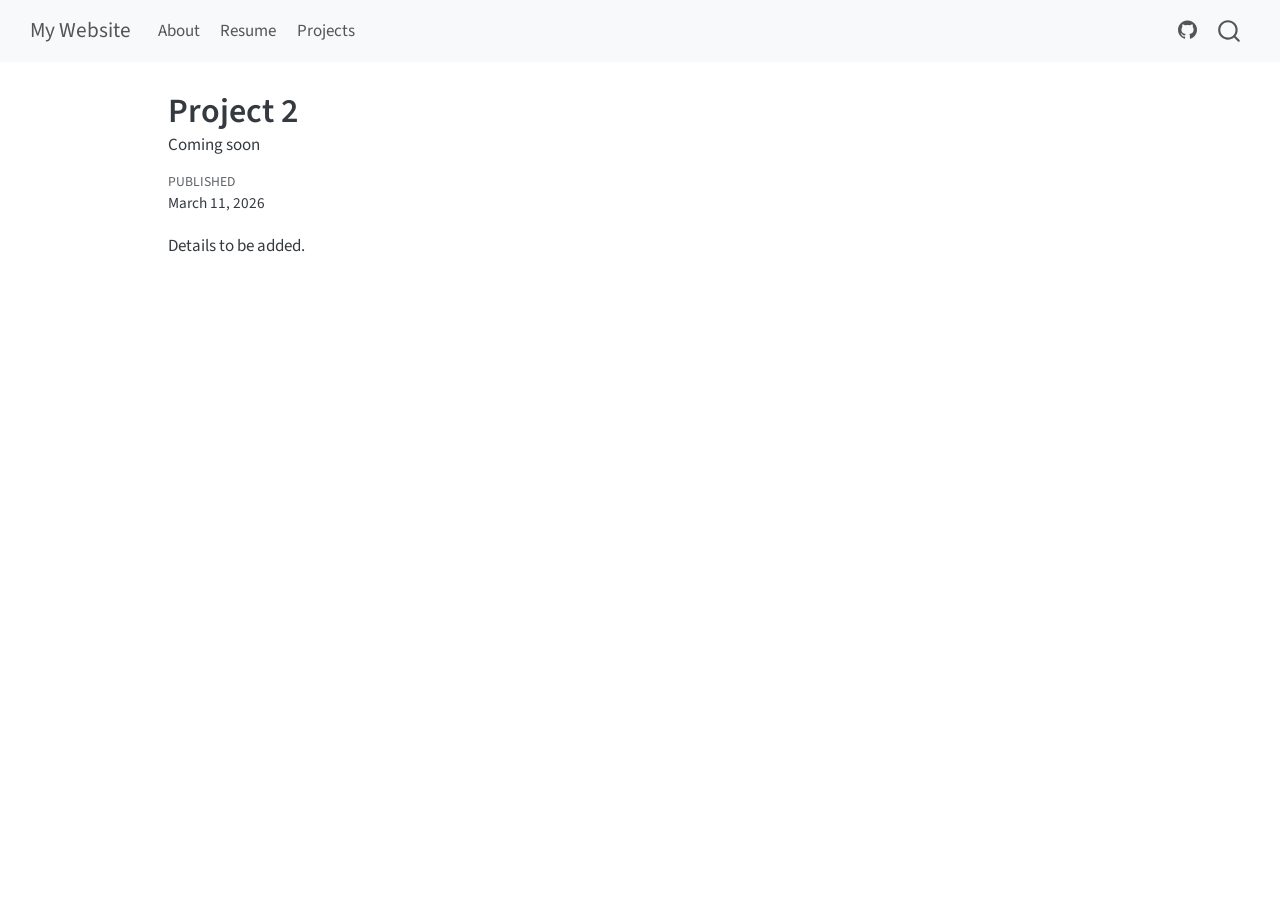
<file: docs/projects/project2.html>
<!DOCTYPE html>
<html xmlns="http://www.w3.org/1999/xhtml" lang="en" xml:lang="en"><head>

<meta charset="utf-8">
<meta name="generator" content="quarto-1.9.31">

<meta name="viewport" content="width=device-width, initial-scale=1.0, user-scalable=yes">

<meta name="dcterms.date" content="2026-03-11">
<meta name="description" content="Coming soon">

<title>Project 2 – My Website</title>
<style>
/* Default styles provided by pandoc.
** See https://pandoc.org/MANUAL.html#variables-for-html for config info.
*/
code{white-space: pre-wrap;}
span.smallcaps{font-variant: small-caps;}
div.columns{display: flex; gap: min(4vw, 1.5em);}
div.column{flex: auto; overflow-x: auto;}
div.hanging-indent{margin-left: 1.5em; text-indent: -1.5em;}
ul.task-list{list-style: none;}
ul.task-list li input[type="checkbox"] {
  width: 0.8em;
  margin: 0 0.8em 0.2em -1em; /* quarto-specific, see https://github.com/quarto-dev/quarto-cli/issues/4556 */ 
  vertical-align: middle;
}
</style>


<script src="../site_libs/quarto-nav/quarto-nav.js"></script>
<script src="../site_libs/quarto-nav/headroom.min.js"></script>
<script src="../site_libs/clipboard/clipboard.min.js"></script>
<script src="../site_libs/quarto-search/autocomplete.umd.js"></script>
<script src="../site_libs/quarto-search/fuse.min.js"></script>
<script src="../site_libs/quarto-search/quarto-search.js"></script>
<meta name="quarto:offset" content="../">
<script src="../site_libs/quarto-html/quarto.js" type="module"></script>
<script src="../site_libs/quarto-html/tabsets/tabsets.js" type="module"></script>
<script src="../site_libs/quarto-html/popper.min.js"></script>
<script src="../site_libs/quarto-html/tippy.umd.min.js"></script>
<script src="../site_libs/quarto-html/anchor.min.js"></script>
<link href="../site_libs/quarto-html/tippy.css" rel="stylesheet">
<link href="../site_libs/quarto-html/quarto-syntax-highlighting-7c69b197886ae2a34062761d21e44731.css" rel="stylesheet" id="quarto-text-highlighting-styles">
<script src="../site_libs/bootstrap/bootstrap.min.js"></script>
<link href="../site_libs/bootstrap/bootstrap-icons.css" rel="stylesheet">
<link href="../site_libs/bootstrap/bootstrap-158031087360bce0ff56dc785ce39e06.min.css" rel="stylesheet" append-hash="true" id="quarto-bootstrap" data-mode="light">
<script id="quarto-search-options" type="application/json">{
  "location": "navbar",
  "copy-button": false,
  "collapse-after": 3,
  "panel-placement": "end",
  "type": "overlay",
  "limit": 50,
  "keyboard-shortcut": [
    "f",
    "/",
    "s"
  ],
  "show-item-context": false,
  "language": {
    "search-no-results-text": "No results",
    "search-matching-documents-text": "matching documents",
    "search-copy-link-title": "Copy link to search",
    "search-hide-matches-text": "Hide additional matches",
    "search-more-match-text": "more match in this document",
    "search-more-matches-text": "more matches in this document",
    "search-clear-button-title": "Clear",
    "search-text-placeholder": "",
    "search-detached-cancel-button-title": "Cancel",
    "search-submit-button-title": "Submit",
    "search-label": "Search"
  }
}</script>


<link rel="stylesheet" href="../styles.css">
</head>

<body class="nav-fixed quarto-light">

<div id="quarto-search-results"></div>
  <header id="quarto-header" class="headroom fixed-top">
    <nav class="navbar navbar-expand-lg " data-bs-theme="dark">
      <div class="navbar-container container-fluid">
      <div class="navbar-brand-container mx-auto">
    <a class="navbar-brand" href="../index.html">
    <span class="navbar-title">My Website</span>
    </a>
  </div>
            <div id="quarto-search" class="" title="Search"></div>
          <button class="navbar-toggler" type="button" data-bs-toggle="collapse" data-bs-target="#navbarCollapse" aria-controls="navbarCollapse" role="menu" aria-expanded="false" aria-label="Toggle navigation" onclick="if (window.quartoToggleHeadroom) { window.quartoToggleHeadroom(); }">
  <span class="navbar-toggler-icon"></span>
</button>
          <div class="collapse navbar-collapse" id="navbarCollapse">
            <ul class="navbar-nav navbar-nav-scroll me-auto">
  <li class="nav-item">
    <a class="nav-link" href="../index.html"> 
<span class="menu-text">About</span></a>
  </li>  
  <li class="nav-item">
    <a class="nav-link" href="../resume.html"> 
<span class="menu-text">Resume</span></a>
  </li>  
  <li class="nav-item">
    <a class="nav-link" href="../projects.html"> 
<span class="menu-text">Projects</span></a>
  </li>  
</ul>
            <ul class="navbar-nav navbar-nav-scroll ms-auto">
  <li class="nav-item compact">
    <a class="nav-link" href="https://github.com/Austin-Li7/AustinLiWeb"> <i class="bi bi-github" role="img">
</i> 
<span class="menu-text"></span></a>
  </li>  
</ul>
          </div> <!-- /navcollapse -->
            <div class="quarto-navbar-tools">
</div>
      </div> <!-- /container-fluid -->
    </nav>
</header>
<!-- content -->
<div id="quarto-content" class="quarto-container page-columns page-rows-contents page-layout-article page-navbar">
<!-- sidebar -->
<!-- margin-sidebar -->
    <div id="quarto-margin-sidebar" class="sidebar margin-sidebar zindex-bottom">
        
    </div>
<!-- main -->
<main class="content" id="quarto-document-content">

<header id="title-block-header" class="quarto-title-block default">
<div class="quarto-title">
<h1 class="title">Project 2</h1>
</div>

<div>
  <div class="description">
    Coming soon
  </div>
</div>


<div class="quarto-title-meta">

    
    <div>
    <div class="quarto-title-meta-heading">Published</div>
    <div class="quarto-title-meta-contents">
      <p class="date">March 11, 2026</p>
    </div>
  </div>
  
    
  </div>
  


</header>


<p>Details to be added.</p>



</main> <!-- /main -->
<script id="quarto-html-after-body" type="application/javascript">
  window.document.addEventListener("DOMContentLoaded", function (event) {
    const icon = "";
    const anchorJS = new window.AnchorJS();
    anchorJS.options = {
      placement: 'right',
      icon: icon
    };
    anchorJS.add('.anchored');
    const isCodeAnnotation = (el) => {
      for (const clz of el.classList) {
        if (clz.startsWith('code-annotation-')) {                     
          return true;
        }
      }
      return false;
    }
    const onCopySuccess = function(e) {
      // button target
      const button = e.trigger;
      // don't keep focus
      button.blur();
      // flash "checked"
      button.classList.add('code-copy-button-checked');
      var currentTitle = button.getAttribute("title");
      button.setAttribute("title", "Copied!");
      let tooltip;
      if (window.bootstrap) {
        button.setAttribute("data-bs-toggle", "tooltip");
        button.setAttribute("data-bs-placement", "left");
        button.setAttribute("data-bs-title", "Copied!");
        tooltip = new bootstrap.Tooltip(button, 
          { trigger: "manual", 
            customClass: "code-copy-button-tooltip",
            offset: [0, -8]});
        tooltip.show();    
      }
      setTimeout(function() {
        if (tooltip) {
          tooltip.hide();
          button.removeAttribute("data-bs-title");
          button.removeAttribute("data-bs-toggle");
          button.removeAttribute("data-bs-placement");
        }
        button.setAttribute("title", currentTitle);
        button.classList.remove('code-copy-button-checked');
      }, 1000);
      // clear code selection
      e.clearSelection();
    }
    const getTextToCopy = function(trigger) {
      const outerScaffold = trigger.parentElement.cloneNode(true);
      const codeEl = outerScaffold.querySelector('code');
      for (const childEl of codeEl.children) {
        if (isCodeAnnotation(childEl)) {
          childEl.remove();
        }
      }
      return codeEl.innerText;
    }
    const clipboard = new window.ClipboardJS('.code-copy-button:not([data-in-quarto-modal])', {
      text: getTextToCopy
    });
    clipboard.on('success', onCopySuccess);
    if (window.document.getElementById('quarto-embedded-source-code-modal')) {
      const clipboardModal = new window.ClipboardJS('.code-copy-button[data-in-quarto-modal]', {
        text: getTextToCopy,
        container: window.document.getElementById('quarto-embedded-source-code-modal')
      });
      clipboardModal.on('success', onCopySuccess);
    }
      var localhostRegex = new RegExp(/^(?:http|https):\/\/localhost\:?[0-9]*\//);
      var mailtoRegex = new RegExp(/^mailto:/);
        var filterRegex = new RegExp('/' + window.location.host + '/');
      var isInternal = (href) => {
          return filterRegex.test(href) || localhostRegex.test(href) || mailtoRegex.test(href);
      }
      // Inspect non-navigation links and adorn them if external
     var links = window.document.querySelectorAll('a[href]:not(.nav-link):not(.navbar-brand):not(.toc-action):not(.sidebar-link):not(.sidebar-item-toggle):not(.pagination-link):not(.no-external):not([aria-hidden]):not(.dropdown-item):not(.quarto-navigation-tool):not(.about-link)');
      for (var i=0; i<links.length; i++) {
        const link = links[i];
        if (!isInternal(link.href)) {
          // undo the damage that might have been done by quarto-nav.js in the case of
          // links that we want to consider external
          if (link.dataset.originalHref !== undefined) {
            link.href = link.dataset.originalHref;
          }
        }
      }
    function tippyHover(el, contentFn, onTriggerFn, onUntriggerFn) {
      const config = {
        allowHTML: true,
        maxWidth: 500,
        delay: 100,
        arrow: false,
        appendTo: function(el) {
            return el.parentElement;
        },
        interactive: true,
        interactiveBorder: 10,
        theme: 'quarto',
        placement: 'bottom-start',
      };
      if (contentFn) {
        config.content = contentFn;
      }
      if (onTriggerFn) {
        config.onTrigger = onTriggerFn;
      }
      if (onUntriggerFn) {
        config.onUntrigger = onUntriggerFn;
      }
      window.tippy(el, config); 
    }
    const noterefs = window.document.querySelectorAll('a[role="doc-noteref"]');
    for (var i=0; i<noterefs.length; i++) {
      const ref = noterefs[i];
      tippyHover(ref, function() {
        // use id or data attribute instead here
        let href = ref.getAttribute('data-footnote-href') || ref.getAttribute('href');
        try { href = new URL(href).hash; } catch {}
        const id = href.replace(/^#\/?/, "");
        const note = window.document.getElementById(id);
        if (note) {
          return note.innerHTML;
        } else {
          return "";
        }
      });
    }
    const xrefs = window.document.querySelectorAll('a.quarto-xref');
    const processXRef = (id, note) => {
      // Strip column container classes
      const stripColumnClz = (el) => {
        el.classList.remove("page-full", "page-columns");
        if (el.children) {
          for (const child of el.children) {
            stripColumnClz(child);
          }
        }
      }
      stripColumnClz(note)
      if (id === null || id.startsWith('sec-')) {
        // Special case sections, only their first couple elements
        const container = document.createElement("div");
        if (note.children && note.children.length > 2) {
          container.appendChild(note.children[0].cloneNode(true));
          for (let i = 1; i < note.children.length; i++) {
            const child = note.children[i];
            if (child.tagName === "P" && child.innerText === "") {
              continue;
            } else {
              container.appendChild(child.cloneNode(true));
              break;
            }
          }
          if (window.Quarto?.typesetMath) {
            window.Quarto.typesetMath(container);
          }
          return container.innerHTML
        } else {
          if (window.Quarto?.typesetMath) {
            window.Quarto.typesetMath(note);
          }
          return note.innerHTML;
        }
      } else {
        // Remove any anchor links if they are present
        const anchorLink = note.querySelector('a.anchorjs-link');
        if (anchorLink) {
          anchorLink.remove();
        }
        if (window.Quarto?.typesetMath) {
          window.Quarto.typesetMath(note);
        }
        if (note.classList.contains("callout")) {
          return note.outerHTML;
        } else {
          return note.innerHTML;
        }
      }
    }
    for (var i=0; i<xrefs.length; i++) {
      const xref = xrefs[i];
      tippyHover(xref, undefined, function(instance) {
        instance.disable();
        let url = xref.getAttribute('href');
        let hash = undefined; 
        if (url.startsWith('#')) {
          hash = url;
        } else {
          try { hash = new URL(url).hash; } catch {}
        }
        if (hash) {
          const id = hash.replace(/^#\/?/, "");
          const note = window.document.getElementById(id);
          if (note !== null) {
            try {
              const html = processXRef(id, note.cloneNode(true));
              instance.setContent(html);
            } finally {
              instance.enable();
              instance.show();
            }
          } else {
            // See if we can fetch this
            fetch(url.split('#')[0])
            .then(res => res.text())
            .then(html => {
              const parser = new DOMParser();
              const htmlDoc = parser.parseFromString(html, "text/html");
              const note = htmlDoc.getElementById(id);
              if (note !== null) {
                const html = processXRef(id, note);
                instance.setContent(html);
              } 
            }).finally(() => {
              instance.enable();
              instance.show();
            });
          }
        } else {
          // See if we can fetch a full url (with no hash to target)
          // This is a special case and we should probably do some content thinning / targeting
          fetch(url)
          .then(res => res.text())
          .then(html => {
            const parser = new DOMParser();
            const htmlDoc = parser.parseFromString(html, "text/html");
            const note = htmlDoc.querySelector('main.content');
            if (note !== null) {
              // This should only happen for chapter cross references
              // (since there is no id in the URL)
              // remove the first header
              if (note.children.length > 0 && note.children[0].tagName === "HEADER") {
                note.children[0].remove();
              }
              const html = processXRef(null, note);
              instance.setContent(html);
            } 
          }).finally(() => {
            instance.enable();
            instance.show();
          });
        }
      }, function(instance) {
      });
    }
        let selectedAnnoteEl;
        const selectorForAnnotation = ( cell, annotation) => {
          let cellAttr = 'data-code-cell="' + cell + '"';
          let lineAttr = 'data-code-annotation="' +  annotation + '"';
          const selector = 'span[' + cellAttr + '][' + lineAttr + ']';
          return selector;
        }
        const selectCodeLines = (annoteEl) => {
          const doc = window.document;
          const targetCell = annoteEl.getAttribute("data-target-cell");
          const targetAnnotation = annoteEl.getAttribute("data-target-annotation");
          const annoteSpan = window.document.querySelector(selectorForAnnotation(targetCell, targetAnnotation));
          const lines = annoteSpan.getAttribute("data-code-lines").split(",");
          const lineIds = lines.map((line) => {
            return targetCell + "-" + line;
          })
          let top = null;
          let height = null;
          let parent = null;
          if (lineIds.length > 0) {
              //compute the position of the single el (top and bottom and make a div)
              const el = window.document.getElementById(lineIds[0]);
              top = el.offsetTop;
              height = el.offsetHeight;
              parent = el.parentElement.parentElement;
            if (lineIds.length > 1) {
              const lastEl = window.document.getElementById(lineIds[lineIds.length - 1]);
              const bottom = lastEl.offsetTop + lastEl.offsetHeight;
              height = bottom - top;
            }
            if (top !== null && height !== null && parent !== null) {
              // cook up a div (if necessary) and position it 
              let div = window.document.getElementById("code-annotation-line-highlight");
              if (div === null) {
                div = window.document.createElement("div");
                div.setAttribute("id", "code-annotation-line-highlight");
                div.style.position = 'absolute';
                parent.appendChild(div);
              }
              div.style.top = top - 2 + "px";
              div.style.height = height + 4 + "px";
              div.style.left = 0;
              let gutterDiv = window.document.getElementById("code-annotation-line-highlight-gutter");
              if (gutterDiv === null) {
                gutterDiv = window.document.createElement("div");
                gutterDiv.setAttribute("id", "code-annotation-line-highlight-gutter");
                gutterDiv.style.position = 'absolute';
                const codeCell = window.document.getElementById(targetCell);
                const gutter = codeCell.querySelector('.code-annotation-gutter');
                gutter.appendChild(gutterDiv);
              }
              gutterDiv.style.top = top - 2 + "px";
              gutterDiv.style.height = height + 4 + "px";
            }
            selectedAnnoteEl = annoteEl;
          }
        };
        const unselectCodeLines = () => {
          const elementsIds = ["code-annotation-line-highlight", "code-annotation-line-highlight-gutter"];
          elementsIds.forEach((elId) => {
            const div = window.document.getElementById(elId);
            if (div) {
              div.remove();
            }
          });
          selectedAnnoteEl = undefined;
        };
          // Handle positioning of the toggle
      window.addEventListener(
        "resize",
        throttle(() => {
          elRect = undefined;
          if (selectedAnnoteEl) {
            selectCodeLines(selectedAnnoteEl);
          }
        }, 10)
      );
      function throttle(fn, ms) {
      let throttle = false;
      let timer;
        return (...args) => {
          if(!throttle) { // first call gets through
              fn.apply(this, args);
              throttle = true;
          } else { // all the others get throttled
              if(timer) clearTimeout(timer); // cancel #2
              timer = setTimeout(() => {
                fn.apply(this, args);
                timer = throttle = false;
              }, ms);
          }
        };
      }
        // Attach click handler to the DT
        const annoteDls = window.document.querySelectorAll('dt[data-target-cell]');
        for (const annoteDlNode of annoteDls) {
          annoteDlNode.addEventListener('click', (event) => {
            const clickedEl = event.target;
            if (clickedEl !== selectedAnnoteEl) {
              unselectCodeLines();
              const activeEl = window.document.querySelector('dt[data-target-cell].code-annotation-active');
              if (activeEl) {
                activeEl.classList.remove('code-annotation-active');
              }
              selectCodeLines(clickedEl);
              clickedEl.classList.add('code-annotation-active');
            } else {
              // Unselect the line
              unselectCodeLines();
              clickedEl.classList.remove('code-annotation-active');
            }
          });
        }
    const findCites = (el) => {
      const parentEl = el.parentElement;
      if (parentEl) {
        const cites = parentEl.dataset.cites;
        if (cites) {
          return {
            el,
            cites: cites.split(' ')
          };
        } else {
          return findCites(el.parentElement)
        }
      } else {
        return undefined;
      }
    };
    var bibliorefs = window.document.querySelectorAll('a[role="doc-biblioref"]');
    for (var i=0; i<bibliorefs.length; i++) {
      const ref = bibliorefs[i];
      const citeInfo = findCites(ref);
      if (citeInfo) {
        tippyHover(citeInfo.el, function() {
          var popup = window.document.createElement('div');
          citeInfo.cites.forEach(function(cite) {
            var citeDiv = window.document.createElement('div');
            citeDiv.classList.add('hanging-indent');
            citeDiv.classList.add('csl-entry');
            var biblioDiv = window.document.getElementById('ref-' + cite);
            if (biblioDiv) {
              citeDiv.innerHTML = biblioDiv.innerHTML;
            }
            popup.appendChild(citeDiv);
          });
          return popup.innerHTML;
        });
      }
    }
  });
  </script>
</div> <!-- /content -->




</body></html>
</file>
<file: docs/site_libs/quarto-html/tippy.css>
.tippy-box[data-animation=fade][data-state=hidden]{opacity:0}[data-tippy-root]{max-width:calc(100vw - 10px)}.tippy-box{position:relative;background-color:#333;color:#fff;border-radius:4px;font-size:14px;line-height:1.4;white-space:normal;outline:0;transition-property:transform,visibility,opacity}.tippy-box[data-placement^=top]>.tippy-arrow{bottom:0}.tippy-box[data-placement^=top]>.tippy-arrow:before{bottom:-7px;left:0;border-width:8px 8px 0;border-top-color:initial;transform-origin:center top}.tippy-box[data-placement^=bottom]>.tippy-arrow{top:0}.tippy-box[data-placement^=bottom]>.tippy-arrow:before{top:-7px;left:0;border-width:0 8px 8px;border-bottom-color:initial;transform-origin:center bottom}.tippy-box[data-placement^=left]>.tippy-arrow{right:0}.tippy-box[data-placement^=left]>.tippy-arrow:before{border-width:8px 0 8px 8px;border-left-color:initial;right:-7px;transform-origin:center left}.tippy-box[data-placement^=right]>.tippy-arrow{left:0}.tippy-box[data-placement^=right]>.tippy-arrow:before{left:-7px;border-width:8px 8px 8px 0;border-right-color:initial;transform-origin:center right}.tippy-box[data-inertia][data-state=visible]{transition-timing-function:cubic-bezier(.54,1.5,.38,1.11)}.tippy-arrow{width:16px;height:16px;color:#333}.tippy-arrow:before{content:"";position:absolute;border-color:transparent;border-style:solid}.tippy-content{position:relative;padding:5px 9px;z-index:1}
</file>
<file: docs/site_libs/quarto-html/quarto-syntax-highlighting-7f8f88aac4f3542376d5c11b86a4c14d.css>
/* quarto syntax highlight colors */
:root {
  --quarto-hl-ot-color: #003B4F;
  --quarto-hl-at-color: #657422;
  --quarto-hl-ss-color: #20794D;
  --quarto-hl-an-color: #5E5E5E;
  --quarto-hl-fu-color: #4758AB;
  --quarto-hl-st-color: #20794D;
  --quarto-hl-cf-color: #003B4F;
  --quarto-hl-op-color: #5E5E5E;
  --quarto-hl-er-color: #AD0000;
  --quarto-hl-bn-color: #AD0000;
  --quarto-hl-al-color: #AD0000;
  --quarto-hl-va-color: #111111;
  --quarto-hl-bu-color: inherit;
  --quarto-hl-ex-color: inherit;
  --quarto-hl-pp-color: #AD0000;
  --quarto-hl-in-color: #5E5E5E;
  --quarto-hl-vs-color: #20794D;
  --quarto-hl-wa-color: #5E5E5E;
  --quarto-hl-do-color: #5E5E5E;
  --quarto-hl-im-color: #00769E;
  --quarto-hl-ch-color: #20794D;
  --quarto-hl-dt-color: #AD0000;
  --quarto-hl-fl-color: #AD0000;
  --quarto-hl-co-color: #5E5E5E;
  --quarto-hl-cv-color: #5E5E5E;
  --quarto-hl-cn-color: #8f5902;
  --quarto-hl-sc-color: #5E5E5E;
  --quarto-hl-dv-color: #AD0000;
  --quarto-hl-kw-color: #003B4F;
}

/* other quarto variables */
:root {
  --quarto-font-monospace: SFMono-Regular, Menlo, Monaco, Consolas, "Liberation Mono", "Courier New", monospace;
}

/* syntax highlight based on Pandoc's rules */
pre > code.sourceCode > span {
  color: #003B4F;
}

code.sourceCode > span {
  color: #003B4F;
}

div.sourceCode,
div.sourceCode pre.sourceCode {
  color: #003B4F;
}

/* Normal */
code span {
  color: #003B4F;
}

/* Alert */
code span.al {
  color: #AD0000;
  font-style: inherit;
}

/* Annotation */
code span.an {
  color: #5E5E5E;
  font-style: inherit;
}

/* Attribute */
code span.at {
  color: #657422;
  font-style: inherit;
}

/* BaseN */
code span.bn {
  color: #AD0000;
  font-style: inherit;
}

/* BuiltIn */
code span.bu {
  font-style: inherit;
}

/* ControlFlow */
code span.cf {
  color: #003B4F;
  font-weight: bold;
  font-style: inherit;
}

/* Char */
code span.ch {
  color: #20794D;
  font-style: inherit;
}

/* Constant */
code span.cn {
  color: #8f5902;
  font-style: inherit;
}

/* Comment */
code span.co {
  color: #5E5E5E;
  font-style: inherit;
}

/* CommentVar */
code span.cv {
  color: #5E5E5E;
  font-style: italic;
}

/* Documentation */
code span.do {
  color: #5E5E5E;
  font-style: italic;
}

/* DataType */
code span.dt {
  color: #AD0000;
  font-style: inherit;
}

/* DecVal */
code span.dv {
  color: #AD0000;
  font-style: inherit;
}

/* Error */
code span.er {
  color: #AD0000;
  font-style: inherit;
}

/* Extension */
code span.ex {
  font-style: inherit;
}

/* Float */
code span.fl {
  color: #AD0000;
  font-style: inherit;
}

/* Function */
code span.fu {
  color: #4758AB;
  font-style: inherit;
}

/* Import */
code span.im {
  color: #00769E;
  font-style: inherit;
}

/* Information */
code span.in {
  color: #5E5E5E;
  font-style: inherit;
}

/* Keyword */
code span.kw {
  color: #003B4F;
  font-weight: bold;
  font-style: inherit;
}

/* Operator */
code span.op {
  color: #5E5E5E;
  font-style: inherit;
}

/* Other */
code span.ot {
  color: #003B4F;
  font-style: inherit;
}

/* Preprocessor */
code span.pp {
  color: #AD0000;
  font-style: inherit;
}

/* SpecialChar */
code span.sc {
  color: #5E5E5E;
  font-style: inherit;
}

/* SpecialString */
code span.ss {
  color: #20794D;
  font-style: inherit;
}

/* String */
code span.st {
  color: #20794D;
  font-style: inherit;
}

/* Variable */
code span.va {
  color: #111111;
  font-style: inherit;
}

/* VerbatimString */
code span.vs {
  color: #20794D;
  font-style: inherit;
}

/* Warning */
code span.wa {
  color: #5E5E5E;
  font-style: italic;
}

.prevent-inlining {
  content: "</";
}

/*# sourceMappingURL=789ad8cd35626ba772517505b42a116e.css.map */
</file>
<file: docs/styles.css>
/* css styles */

.ck-hero {
  padding: 1.15rem 1.25rem 1rem;
  border: 1px solid #d9e4ec;
  border-radius: 20px;
  background:
    radial-gradient(circle at top right, rgba(15, 118, 110, 0.11), transparent 28%),
    linear-gradient(180deg, #fcfdfd 0%, #f6faf9 100%);
  margin: 0.9rem 0 1.5rem;
  box-shadow: 0 14px 30px rgba(37, 60, 75, 0.06);
  display: grid;
  grid-template-columns: minmax(0, 1.15fr) minmax(250px, 0.85fr);
  gap: 0.9rem 1rem;
  align-items: start;
}

.ck-kicker {
  text-transform: uppercase;
  letter-spacing: 0.12em;
  font-size: 0.72rem;
  color: #0f766e;
  font-weight: 700;
  margin-bottom: 0.55rem;
}

.ck-hero-title {
  font-size: clamp(1.7rem, 2.5vw, 2.65rem);
  line-height: 0.98;
  margin-bottom: 0.7rem;
  max-width: 12ch;
  color: #142430;
  font-weight: 800;
  text-wrap: balance;
}

.ck-dek {
  font-size: 0.98rem;
  line-height: 1.65;
  max-width: 34rem;
  color: #415463;
  margin-bottom: 0;
}

.ck-stat-grid {
  display: grid;
  grid-template-columns: 1fr;
  gap: 0.7rem;
}

.ck-stat-card,
.ck-method-card,
.ck-ojs-card {
  background: rgba(255, 255, 255, 0.85);
  border: 1px solid #d8e5eb;
  border-radius: 16px;
  padding: 0.85rem 0.95rem;
}

.ck-stat-label,
.ck-method-title {
  font-size: 0.75rem;
  text-transform: uppercase;
  letter-spacing: 0.08em;
  color: #567;
  font-weight: 700;
  margin-bottom: 0.45rem;
}

.ck-stat-value {
  font-size: 1.45rem;
  line-height: 1.05;
  font-weight: 800;
  color: #142430;
  margin-bottom: 0.25rem;
}

.ck-stat-note {
  color: #61717e;
  font-size: 0.88rem;
}

.ck-method-grid {
  display: grid;
  grid-template-columns: repeat(auto-fit, minmax(190px, 1fr));
  gap: 0.85rem;
  margin: 1rem 0 1.25rem;
}

.ck-method-card p {
  margin-bottom: 0;
  color: #435564;
}

.ck-ojs-card {
  margin-top: 0.9rem;
  display: flex;
  flex-wrap: wrap;
  gap: 1rem 1.5rem;
  color: #243744;
}

.callout.callout-style-simple {
  border-radius: 18px;
}

@media (max-width: 700px) {
  .ck-hero {
    padding: 1.2rem 1rem 1rem;
    border-radius: 20px;
    grid-template-columns: 1fr;
  }

  .ck-hero-title {
    max-width: 13ch;
    font-size: 2rem;
  }

  .ck-dek {
    max-width: none;
  }
}
</file>
<file: docs/site_libs/quarto-html/quarto-syntax-highlighting-7c69b197886ae2a34062761d21e44731.css>
/* quarto syntax highlight colors */
:root {
  --quarto-hl-ot-color: #003B4F;
  --quarto-hl-at-color: #657422;
  --quarto-hl-ss-color: #20794D;
  --quarto-hl-an-color: #5E5E5E;
  --quarto-hl-fu-color: #4758AB;
  --quarto-hl-st-color: #20794D;
  --quarto-hl-cf-color: #003B4F;
  --quarto-hl-op-color: #5E5E5E;
  --quarto-hl-er-color: #AD0000;
  --quarto-hl-bn-color: #AD0000;
  --quarto-hl-al-color: #AD0000;
  --quarto-hl-va-color: #111111;
  --quarto-hl-bu-color: inherit;
  --quarto-hl-ex-color: inherit;
  --quarto-hl-pp-color: #AD0000;
  --quarto-hl-in-color: #5E5E5E;
  --quarto-hl-vs-color: #20794D;
  --quarto-hl-wa-color: #5E5E5E;
  --quarto-hl-do-color: #5E5E5E;
  --quarto-hl-im-color: #00769E;
  --quarto-hl-ch-color: #20794D;
  --quarto-hl-dt-color: #AD0000;
  --quarto-hl-fl-color: #AD0000;
  --quarto-hl-co-color: #5E5E5E;
  --quarto-hl-cv-color: #5E5E5E;
  --quarto-hl-cn-color: #8f5902;
  --quarto-hl-sc-color: #5E5E5E;
  --quarto-hl-dv-color: #AD0000;
  --quarto-hl-kw-color: #003B4F;
}

/* other quarto variables */
:root {
  --quarto-font-monospace: SFMono-Regular, Menlo, Monaco, Consolas, "Liberation Mono", "Courier New", monospace;
}

/* syntax highlight based on Pandoc's rules */
pre > code.sourceCode > span {
  color: #003B4F;
}

code.sourceCode > span {
  color: #003B4F;
}

div.sourceCode,
div.sourceCode pre.sourceCode {
  color: #003B4F;
}

/* Normal */
code span {
  color: #003B4F;
}

/* Alert */
code span.al {
  color: #AD0000;
  font-style: inherit;
}

/* Annotation */
code span.an {
  color: #5E5E5E;
  font-style: inherit;
}

/* Attribute */
code span.at {
  color: #657422;
  font-style: inherit;
}

/* BaseN */
code span.bn {
  color: #AD0000;
  font-style: inherit;
}

/* BuiltIn */
code span.bu {
  font-style: inherit;
}

/* ControlFlow */
code span.cf {
  color: #003B4F;
  font-weight: bold;
  font-style: inherit;
}

/* Char */
code span.ch {
  color: #20794D;
  font-style: inherit;
}

/* Constant */
code span.cn {
  color: #8f5902;
  font-style: inherit;
}

/* Comment */
code span.co {
  color: #5E5E5E;
  font-style: inherit;
}

/* CommentVar */
code span.cv {
  color: #5E5E5E;
  font-style: italic;
}

/* Documentation */
code span.do {
  color: #5E5E5E;
  font-style: italic;
}

/* DataType */
code span.dt {
  color: #AD0000;
  font-style: inherit;
}

/* DecVal */
code span.dv {
  color: #AD0000;
  font-style: inherit;
}

/* Error */
code span.er {
  color: #AD0000;
  font-style: inherit;
}

/* Extension */
code span.ex {
  font-style: inherit;
}

/* Float */
code span.fl {
  color: #AD0000;
  font-style: inherit;
}

/* Function */
code span.fu {
  color: #4758AB;
  font-style: inherit;
}

/* Import */
code span.im {
  color: #00769E;
  font-style: inherit;
}

/* Information */
code span.in {
  color: #5E5E5E;
  font-style: inherit;
}

/* Keyword */
code span.kw {
  color: #003B4F;
  font-weight: bold;
  font-style: inherit;
}

/* Operator */
code span.op {
  color: #5E5E5E;
  font-style: inherit;
}

/* Other */
code span.ot {
  color: #003B4F;
  font-style: inherit;
}

/* Preprocessor */
code span.pp {
  color: #AD0000;
  font-style: inherit;
}

/* SpecialChar */
code span.sc {
  color: #5E5E5E;
  font-style: inherit;
}

/* SpecialString */
code span.ss {
  color: #20794D;
  font-style: inherit;
}

/* String */
code span.st {
  color: #20794D;
  font-style: inherit;
}

/* Variable */
code span.va {
  color: #111111;
  font-style: inherit;
}

/* VerbatimString */
code span.vs {
  color: #20794D;
  font-style: inherit;
}

/* Warning */
code span.wa {
  color: #5E5E5E;
  font-style: italic;
}

.prevent-inlining {
  content: "</";
}

/*# sourceMappingURL=606289f1d48f6b05ba16068311e045b6.css.map */
</file>
